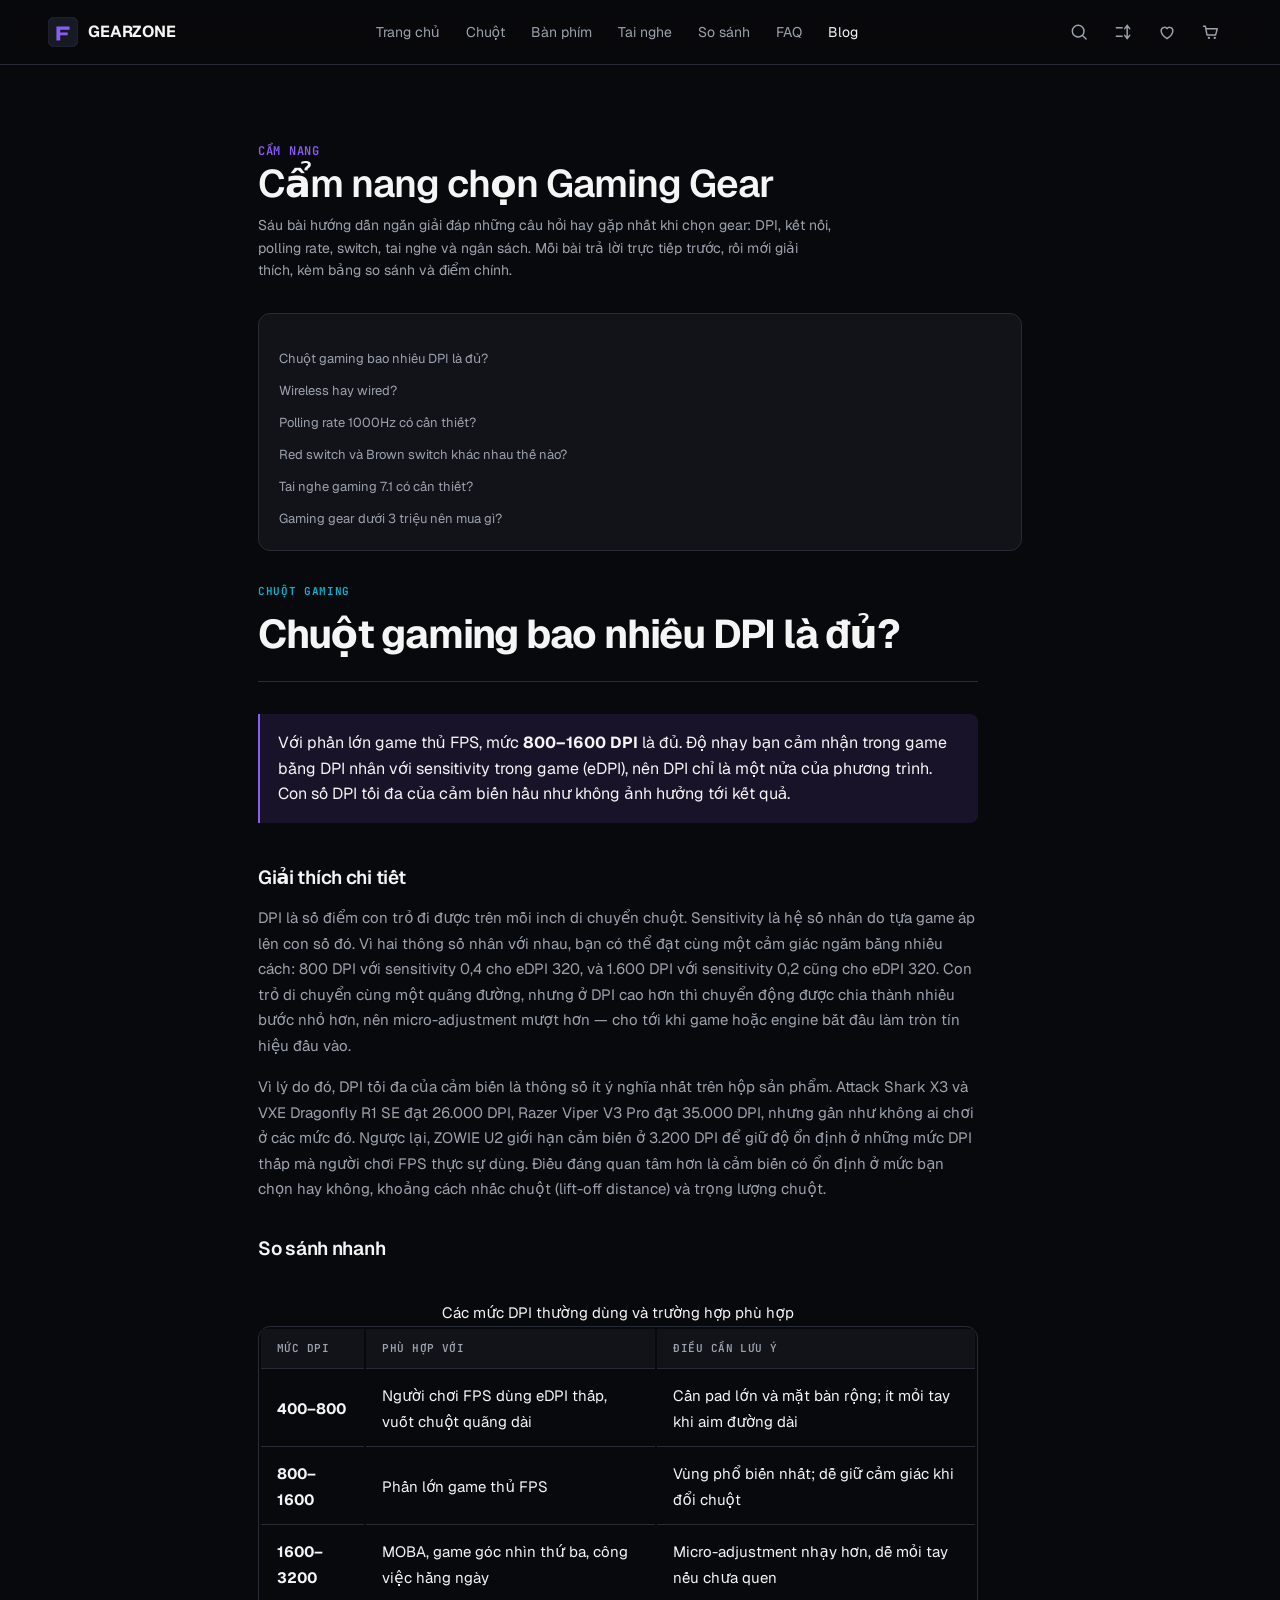
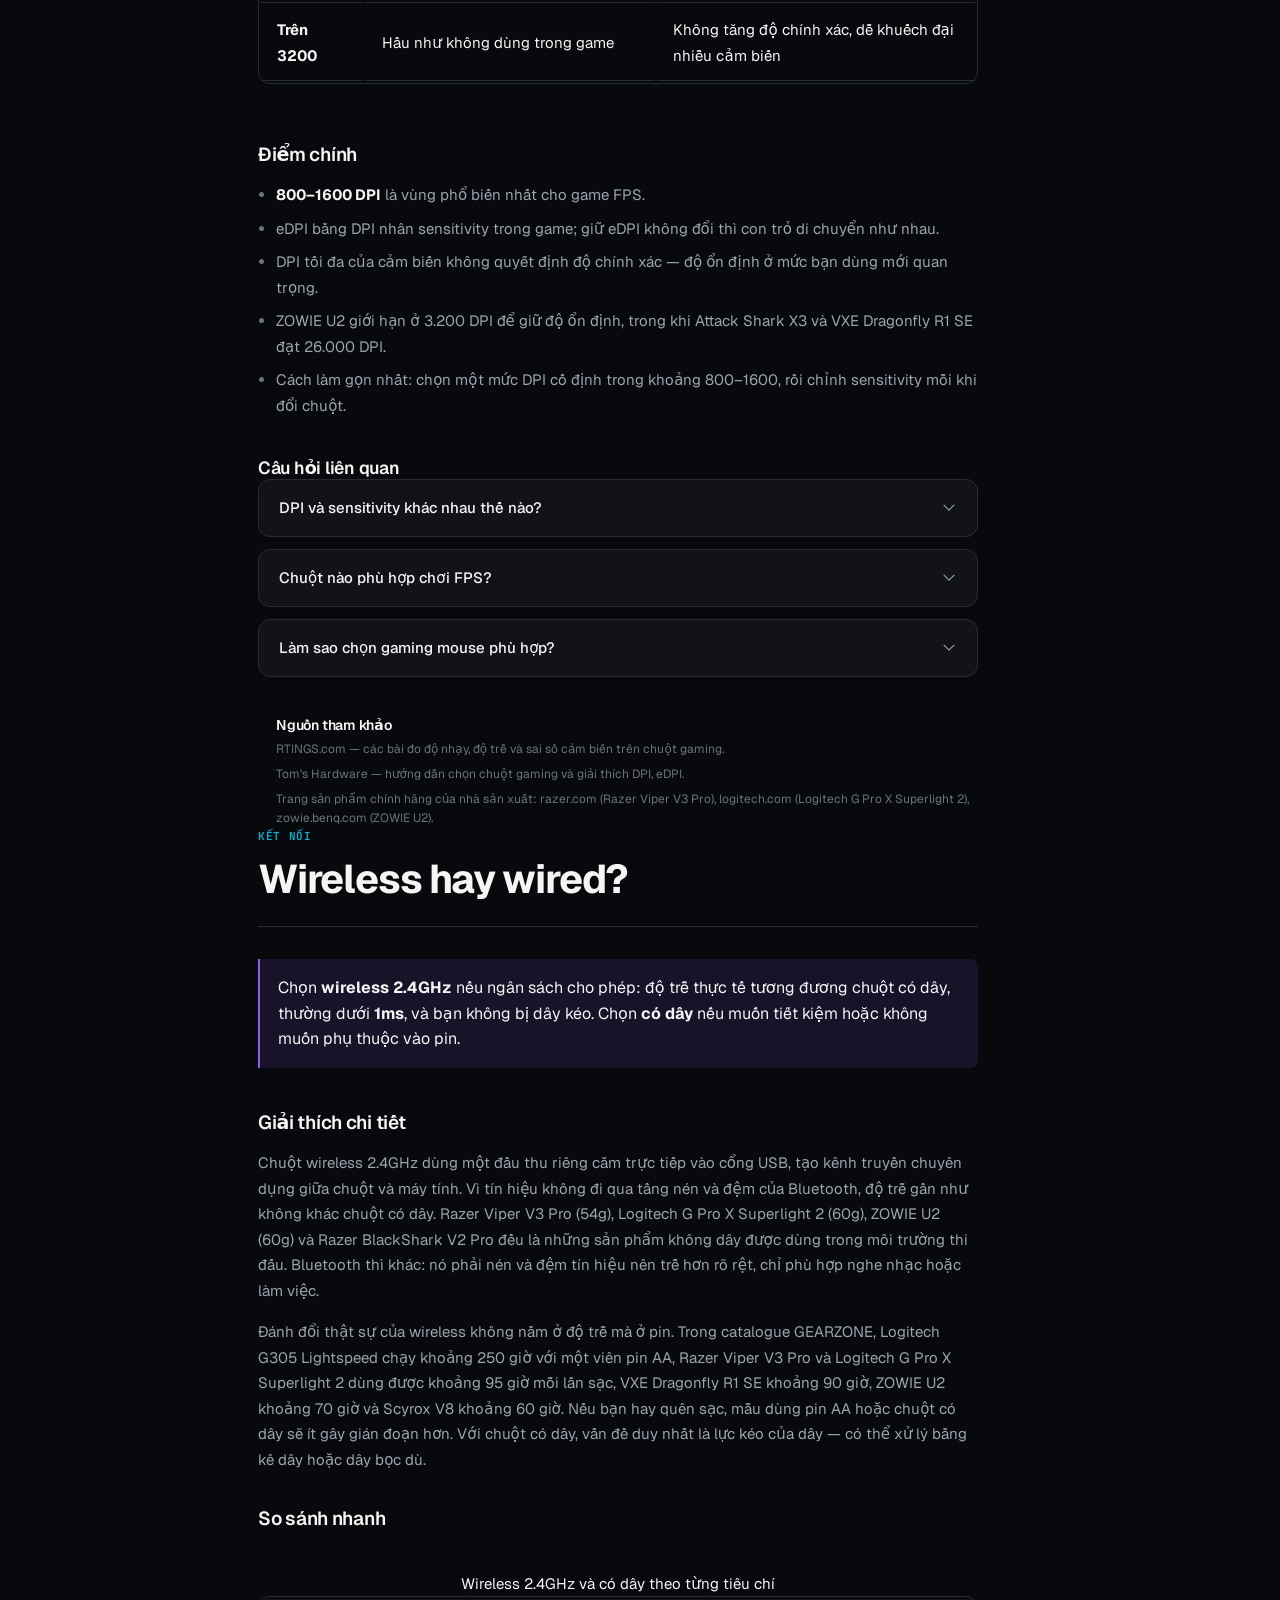
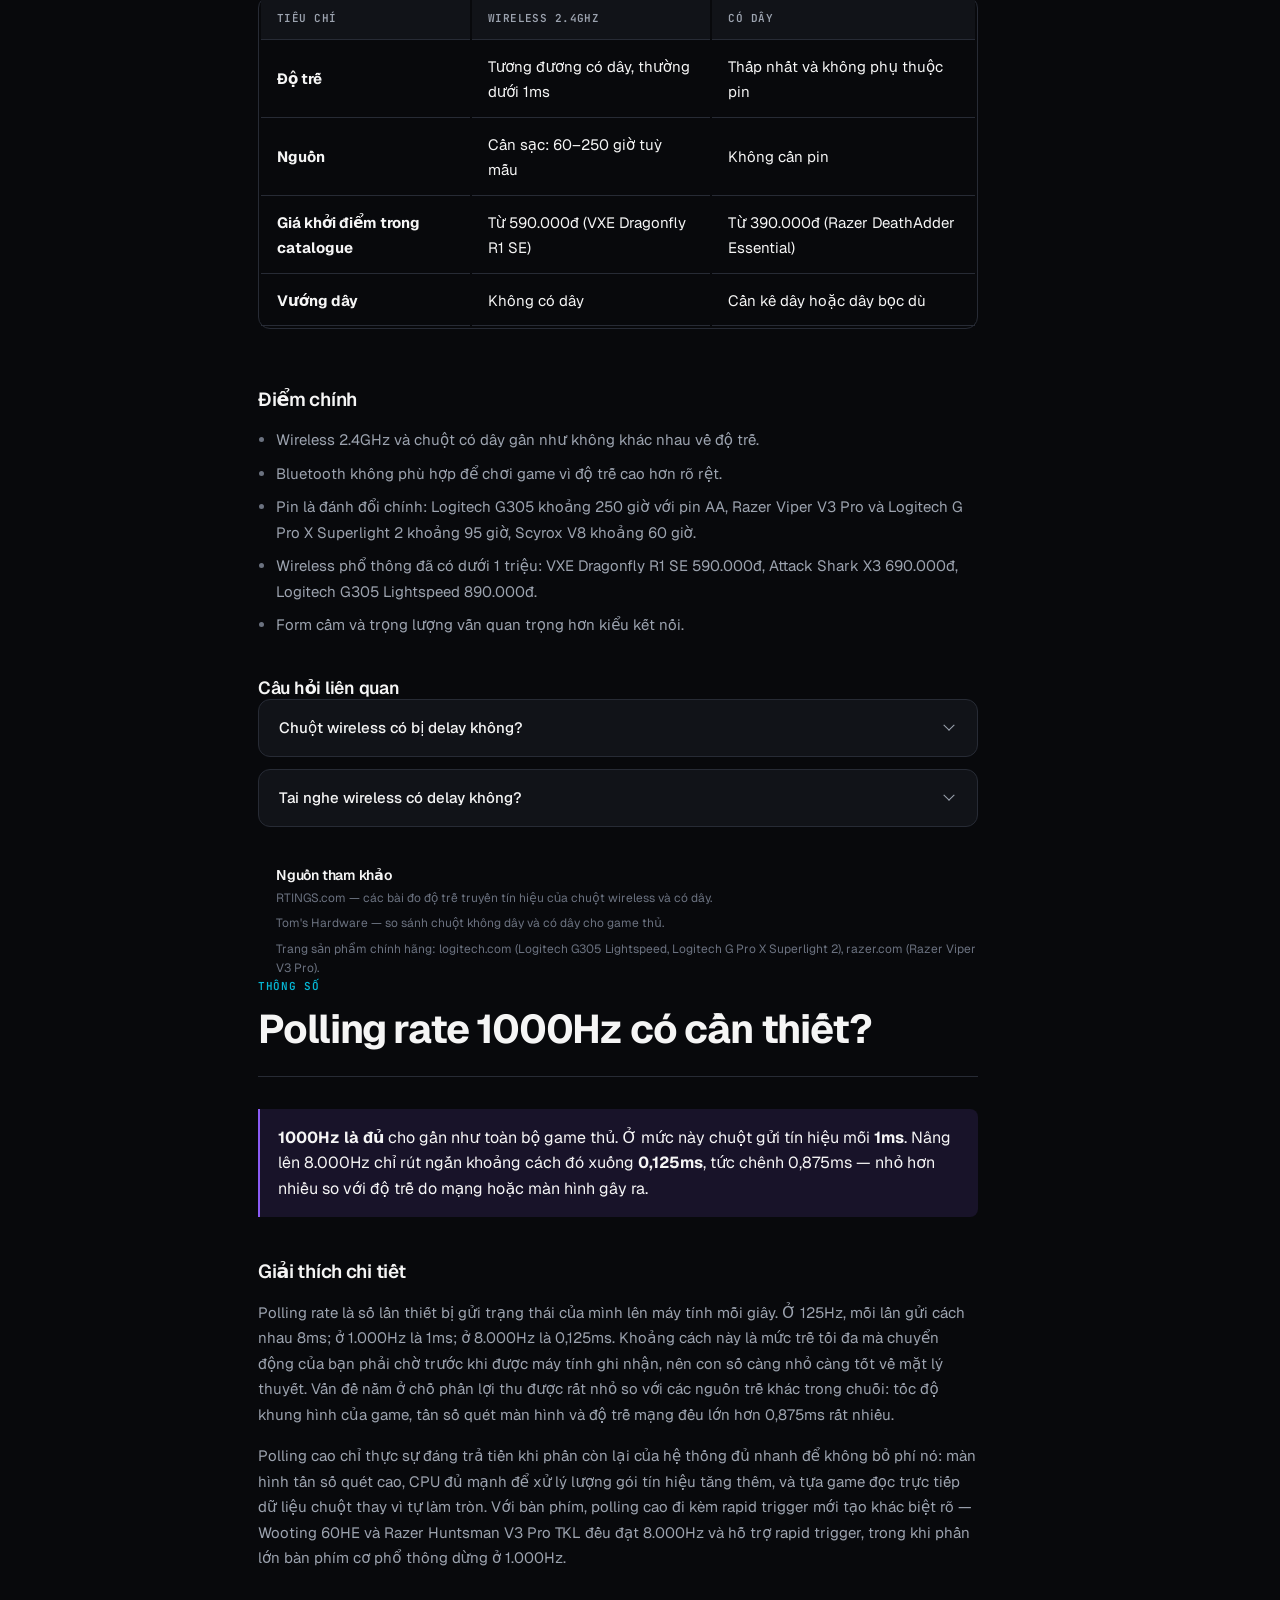
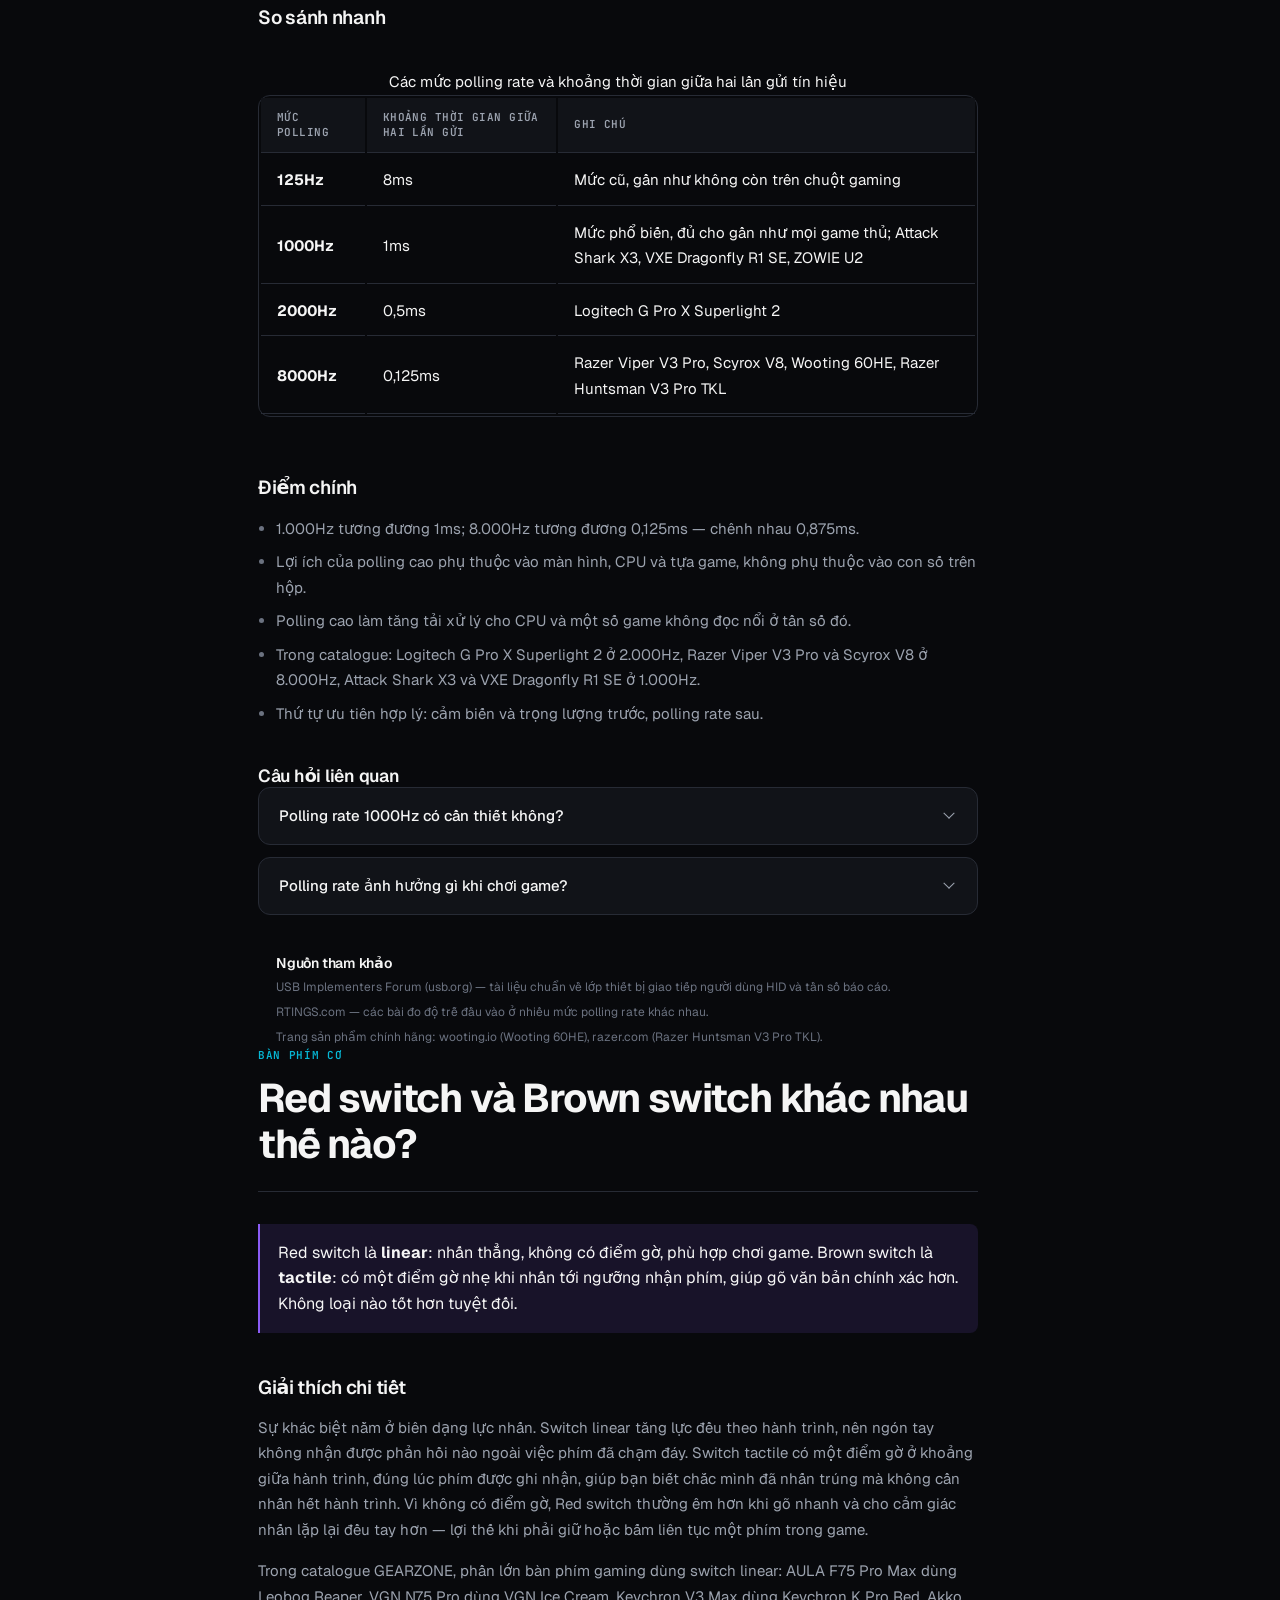
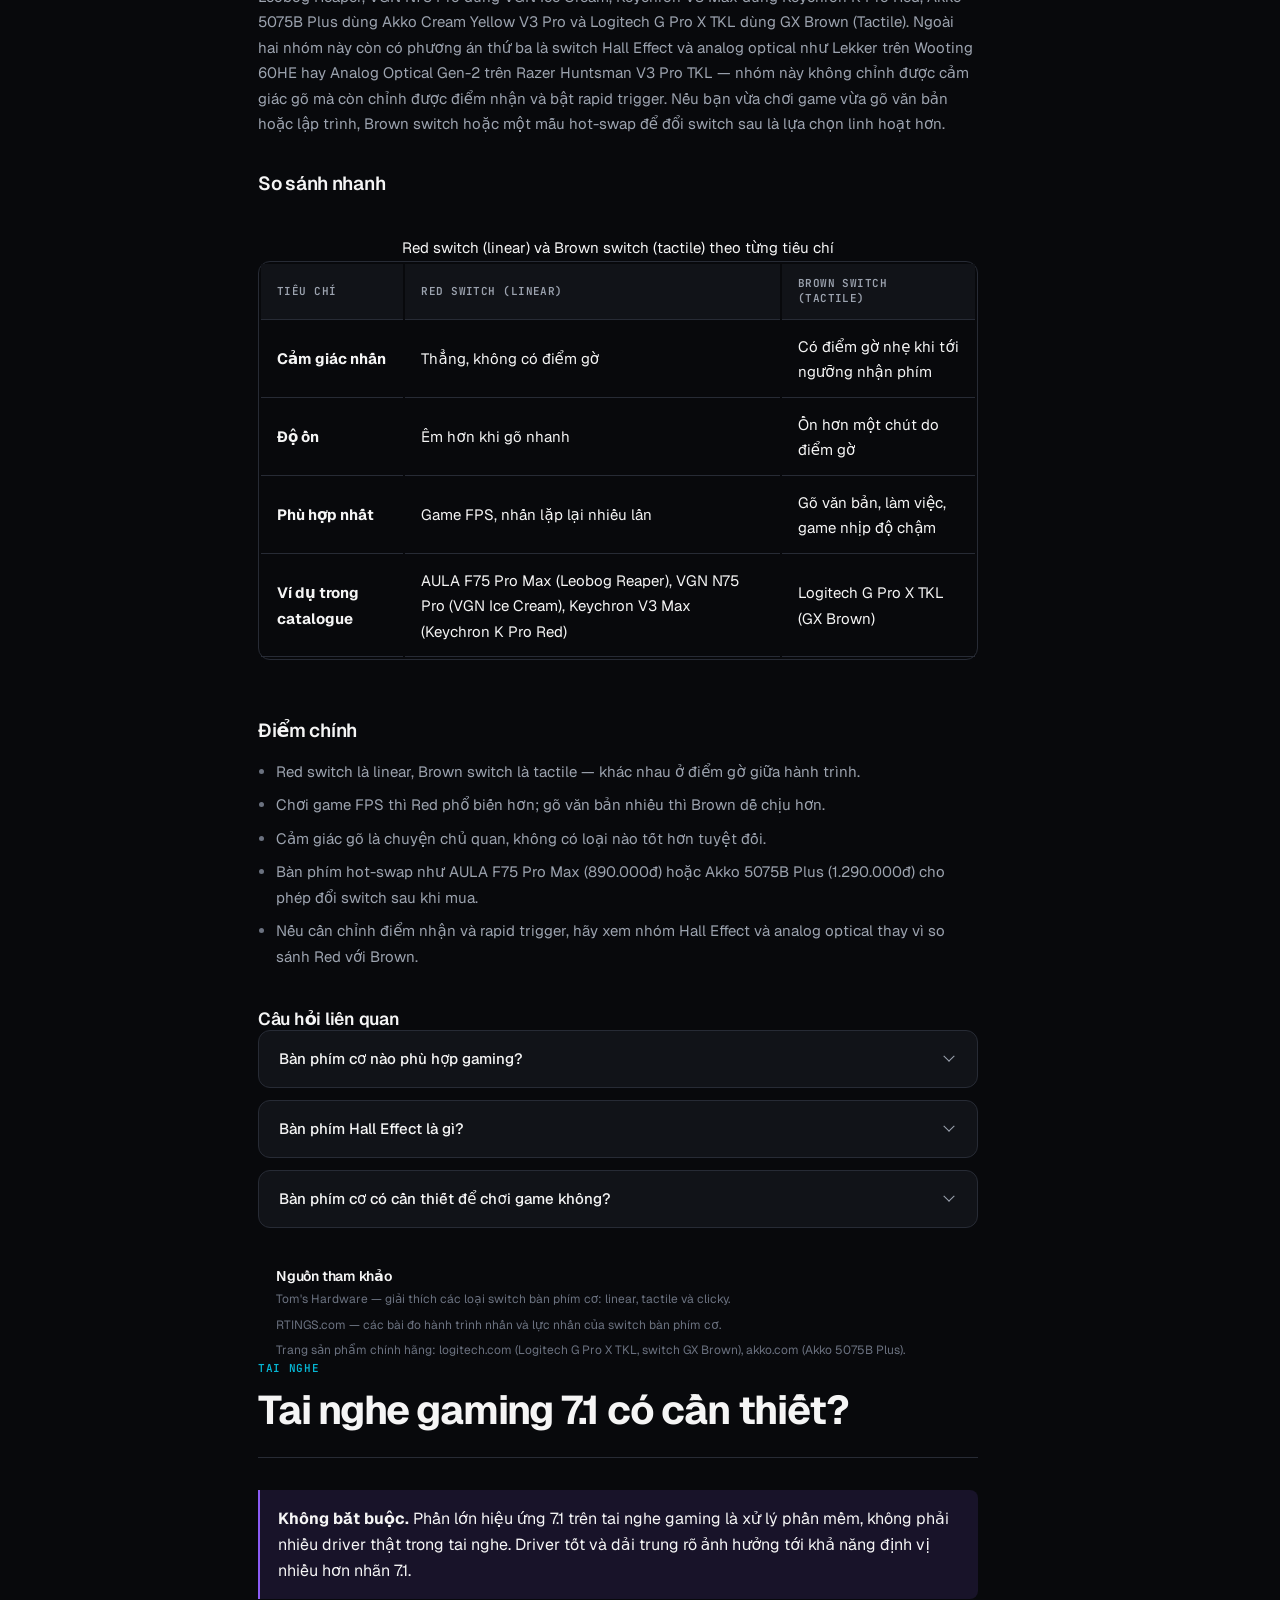
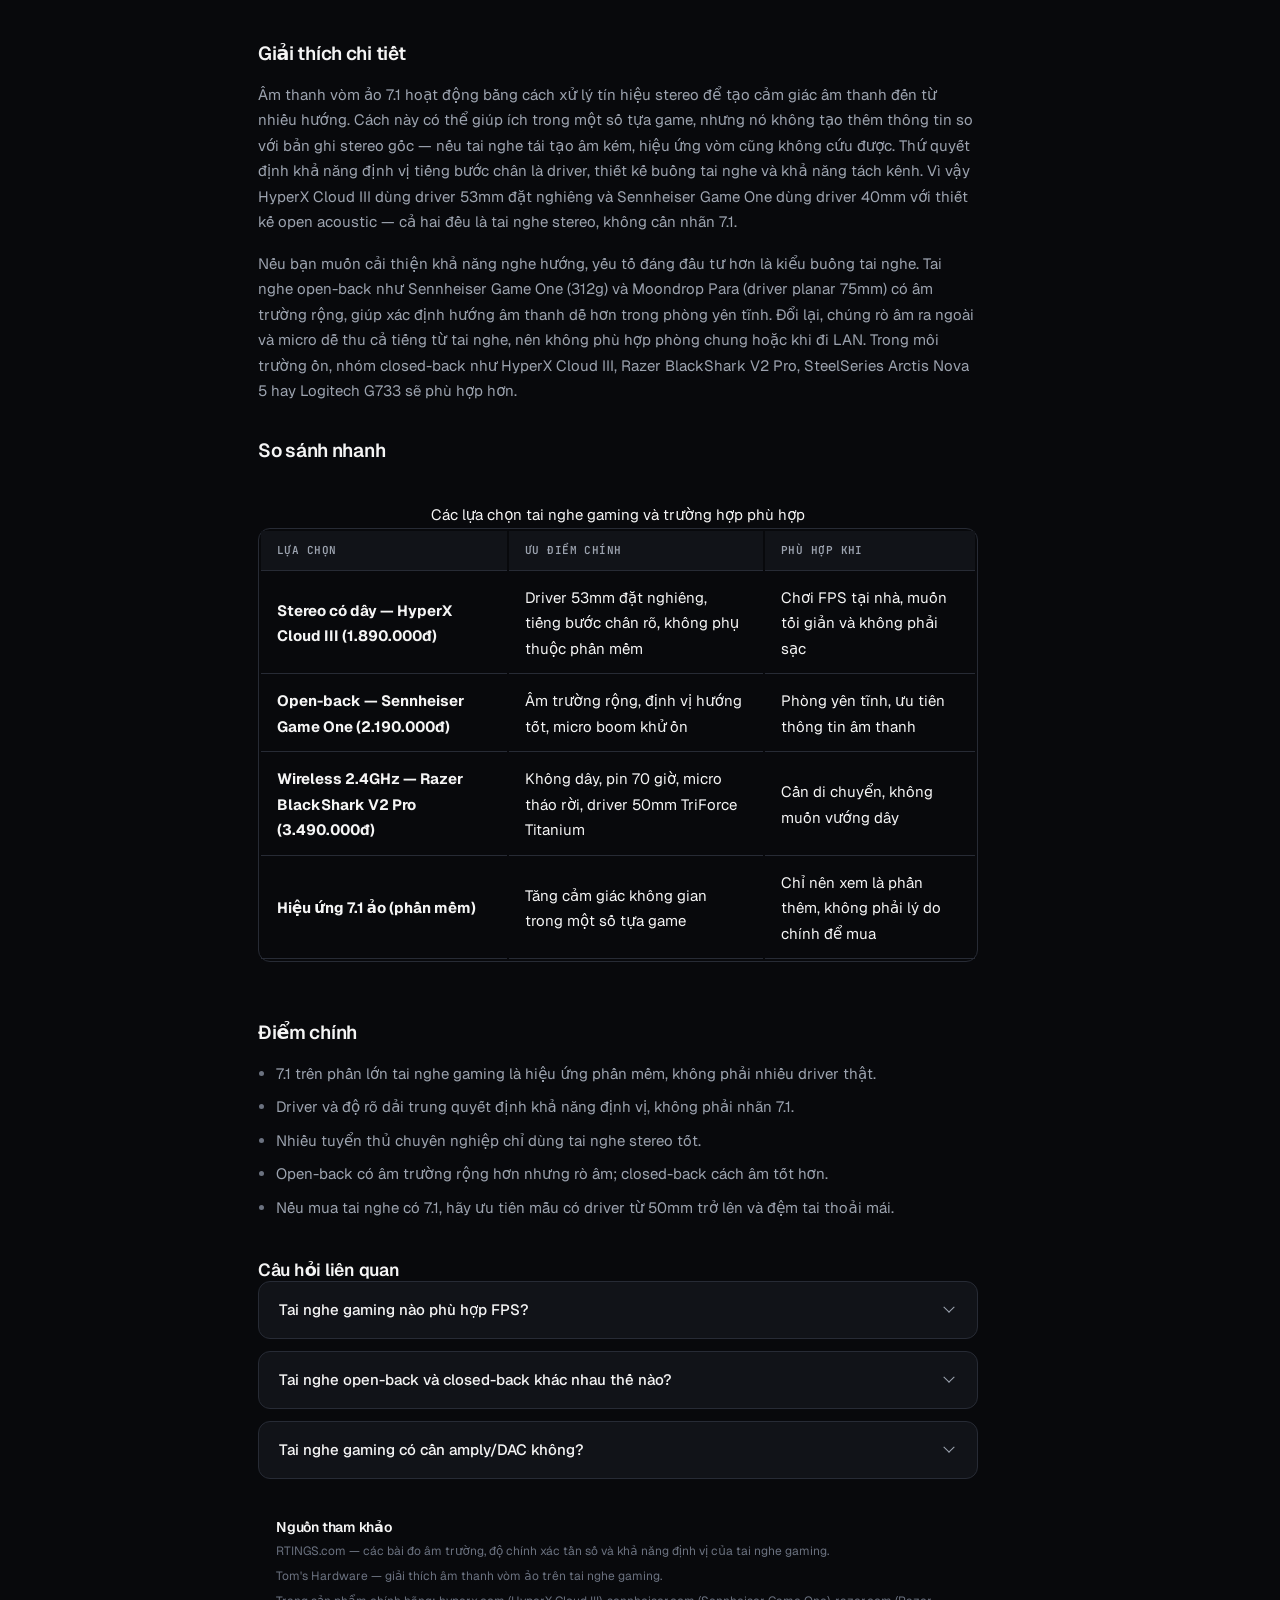
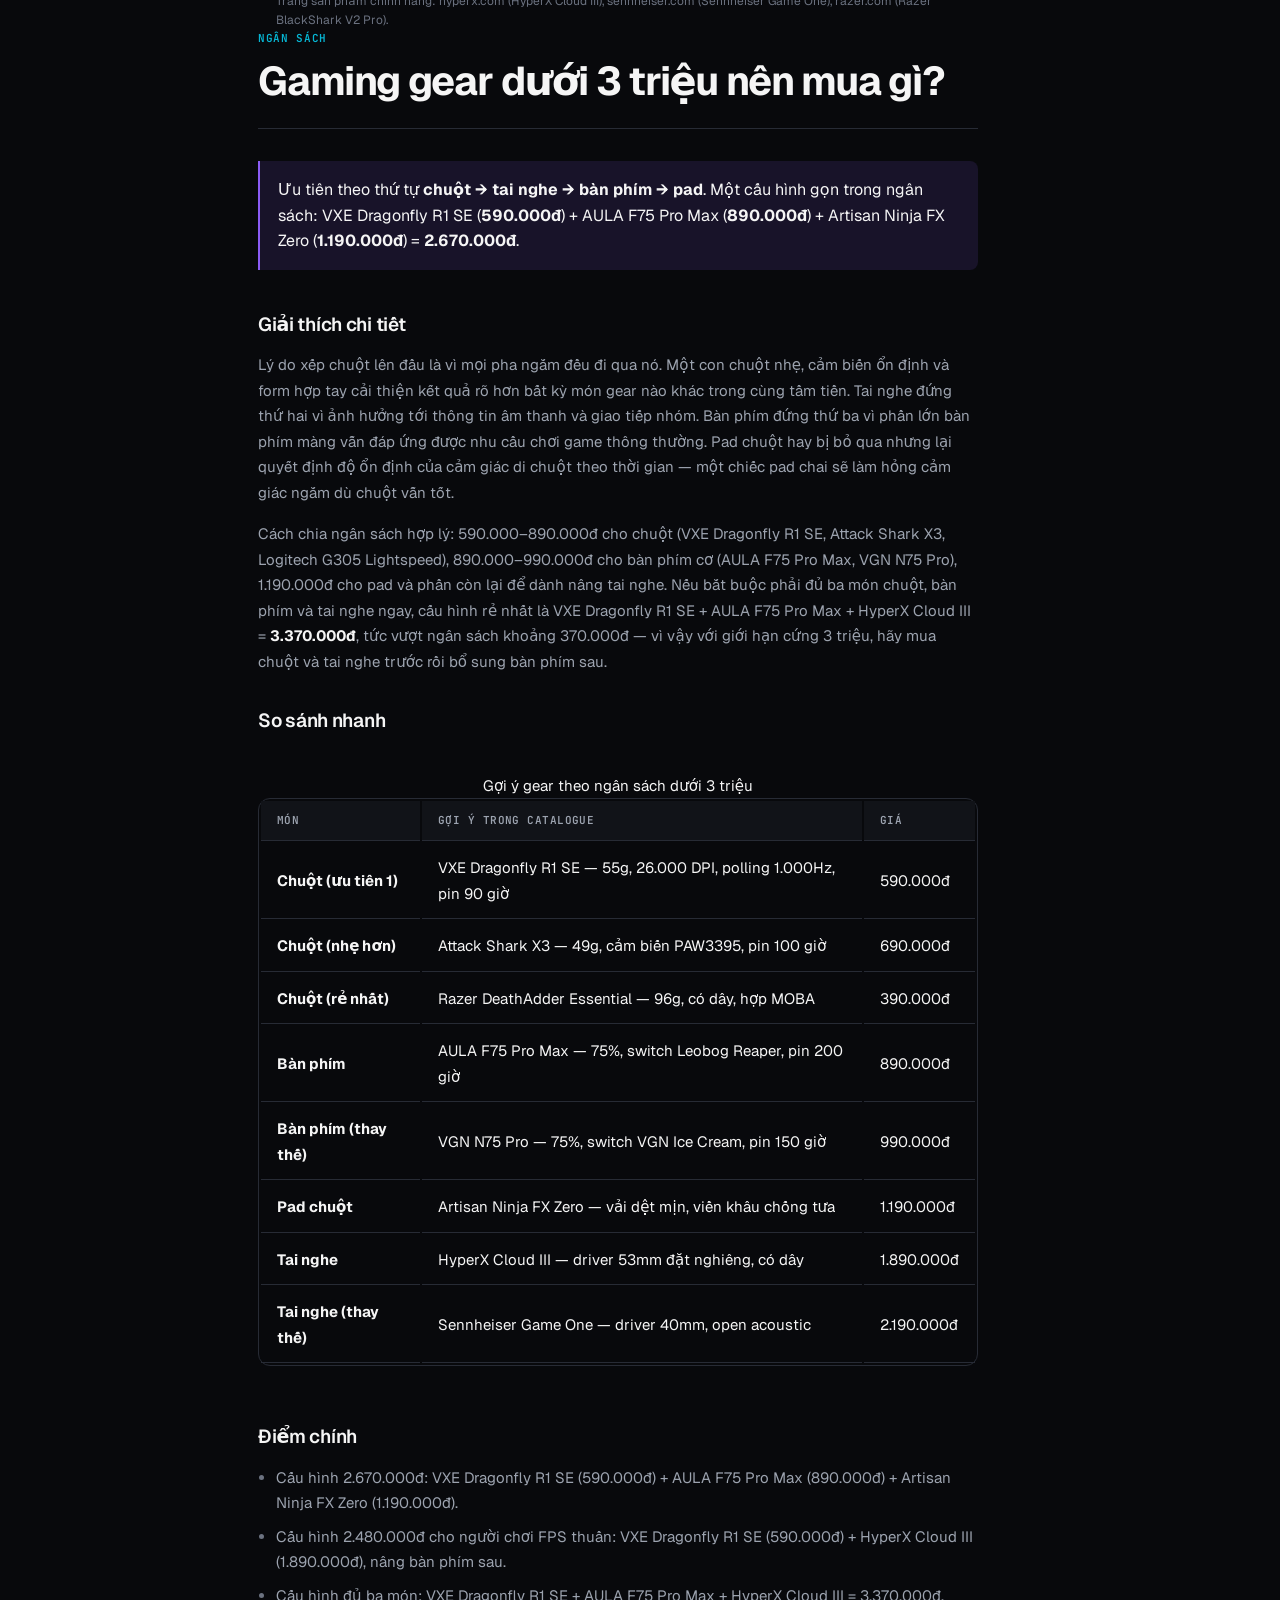
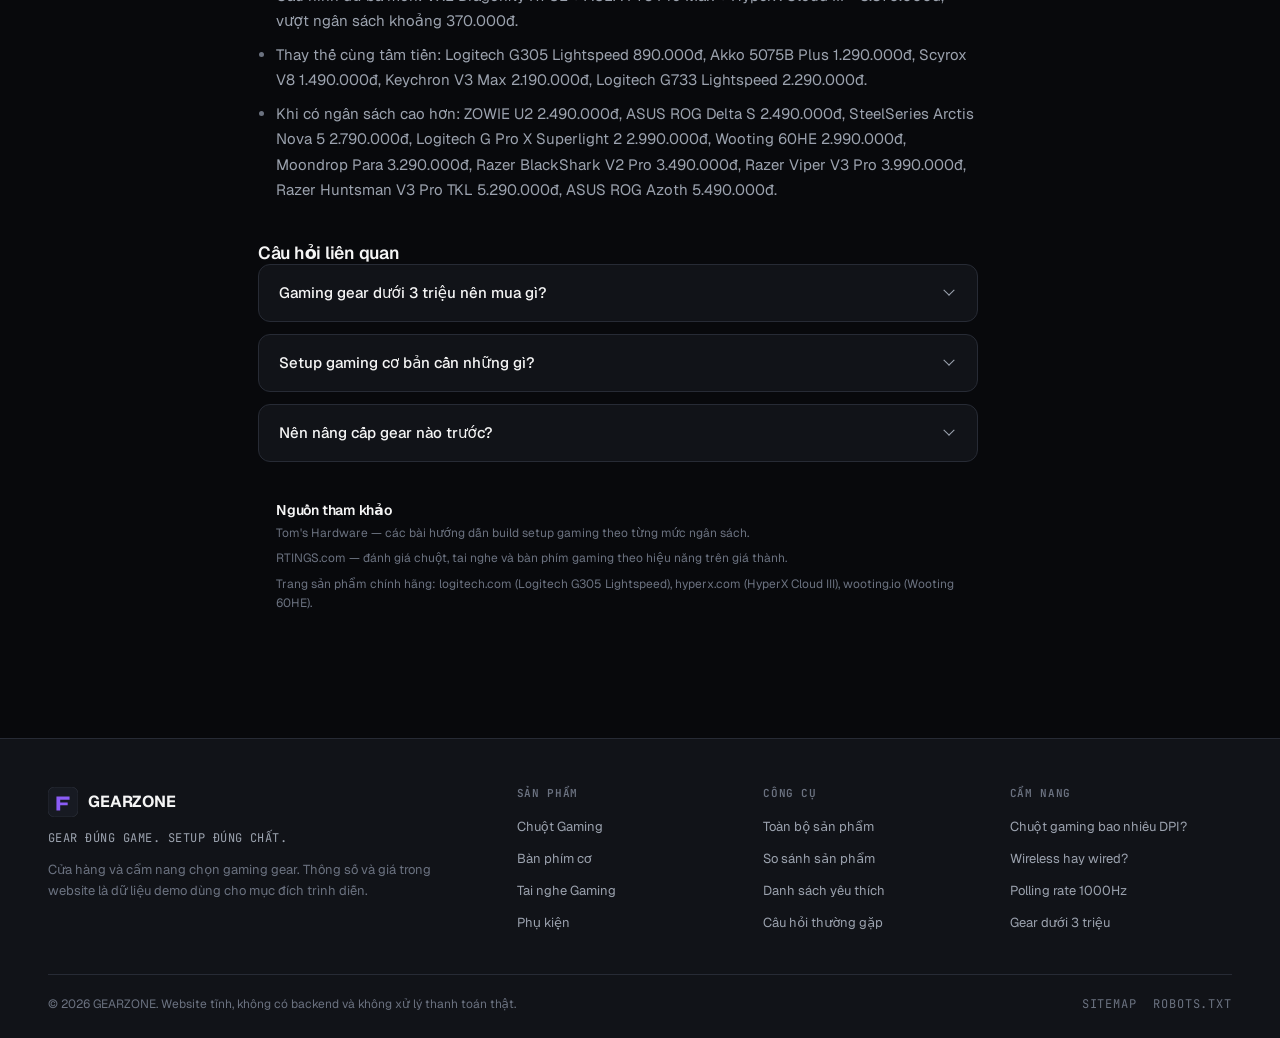
<file: blog.html>
<!DOCTYPE html>
<html lang="vi">
<head>
<meta charset="utf-8">
<meta name="viewport" content="width=device-width, initial-scale=1">

<!-- ============ SEO ============ -->
<title>Cẩm nang chọn Gaming Gear — DPI, wireless, polling, switch, tai nghe, ngân sách | GEARZONE</title>
<meta name="description" content="Sáu cẩm nang chọn gaming gear: chuột bao nhiêu DPI, wireless hay có dây, polling rate 1000Hz, Red switch và Brown switch, tai nghe 7.1, và build gear dưới 3 triệu. Mỗi bài mở đầu bằng câu trả lời trực tiếp kèm bảng so sánh.">
<link rel="canonical" href="https://geoweb-minhtu.vercel.app/blog.html">
<meta name="robots" content="index, follow">
<meta name="theme-color" content="#08090C">

<!-- Open Graph -->
<meta property="og:type" content="website">
<meta property="og:site_name" content="GEARZONE">
<meta property="og:locale" content="vi_VN">
<meta property="og:title" content="Cẩm nang chọn Gaming Gear — 6 hướng dẫn ngắn gọn">
<meta property="og:description" content="DPI, wireless, polling rate, switch, tai nghe 7.1 và build gear dưới 3 triệu — mỗi bài có câu trả lời trực tiếp, bảng so sánh và điểm chính.">
<meta property="og:url" content="https://geoweb-minhtu.vercel.app/blog.html">
<meta property="og:image" content="https://geoweb-minhtu.vercel.app/images/keyboard/aula-f75-pro-max.webp">
<meta name="twitter:card" content="summary_large_image">

<!-- Fonts: Geist (narrative) + JetBrains Mono (telemetry labels) -->
<link rel="preconnect" href="https://fonts.googleapis.com">
<link rel="preconnect" href="https://fonts.gstatic.com" crossorigin>
<link rel="preload" as="style" href="https://fonts.googleapis.com/css2?family=Geist:wght@400;500;600;700&family=JetBrains+Mono:wght@500;600&display=swap">
<link rel="stylesheet" href="https://fonts.googleapis.com/css2?family=Geist:wght@400;500;600;700&family=JetBrains+Mono:wght@500;600&display=swap">
<link rel="stylesheet" href="styles.css">
<link rel="icon" href="data:image/svg+xml,%3Csvg xmlns='http://www.w3.org/2000/svg' viewBox='0 0 32 32'%3E%3Crect width='32' height='32' rx='7' fill='%2308090C'/%3E%3Cpath d='M9 10h14v3.5h-10v3h8v3h-8v5.5H9z' fill='%238B5CF6'/%3E%3C/svg%3E">

<!-- ============ JSON-LD: Organization ============ -->
<script type="application/ld+json">
{
  "@context": "https://schema.org",
  "@type": "Organization",
  "name": "GEARZONE",
  "description": "Cửa hàng và cẩm nang chọn gaming gear: chuột, bàn phím cơ, tai nghe, phụ kiện.",
  "url": "https://geoweb-minhtu.vercel.app/",
  "logo": "https://geoweb-minhtu.vercel.app/images/keyboard/aula-f75-pro-max.webp",
  "areaServed": "VN"
}
</script>

<!-- ============ JSON-LD: WebSite (tìm kiếm nội bộ) ============ -->
<script type="application/ld+json">
{
  "@context": "https://schema.org",
  "@type": "WebSite",
  "name": "GEARZONE",
  "url": "https://geoweb-minhtu.vercel.app/",
  "inLanguage": "vi-VN",
  "potentialAction": {
    "@type": "SearchAction",
    "target": "https://geoweb-minhtu.vercel.app/products.html?q={search_term_string}",
    "query-input": "required name=search_term_string"
  }
}
</script>

<!-- ============ JSON-LD: BreadcrumbList ============ -->
<script type="application/ld+json">
{
  "@context": "https://schema.org",
  "@type": "BreadcrumbList",
  "itemListElement": [
    {
      "@type": "ListItem",
      "position": 1,
      "name": "Trang chủ",
      "item": "https://geoweb-minhtu.vercel.app/"
    },
    {
      "@type": "ListItem",
      "position": 2,
      "name": "Cẩm nang",
      "item": "https://geoweb-minhtu.vercel.app/blog.html"
    }
  ]
}
</script>

<!-- ============ JSON-LD: Blog + ItemList ============ -->
<script type="application/ld+json">
{
  "@context": "https://schema.org",
  "@type": "Blog",
  "name": "Cẩm nang chọn Gaming Gear — GEARZONE",
  "description": "Sáu bài cẩm nang chọn gaming gear: DPI, kết nối wireless, polling rate, switch bàn phím cơ, tai nghe 7.1 và ngân sách dưới 3 triệu.",
  "url": "https://geoweb-minhtu.vercel.app/blog.html",
  "inLanguage": "vi-VN",
  "publisher": {
    "@type": "Organization",
    "name": "GEARZONE",
    "url": "https://geoweb-minhtu.vercel.app/"
  },
  "mainEntity": {
    "@type": "ItemList",
    "name": "Danh sách bài cẩm nang",
    "numberOfItems": 6,
    "itemListOrder": "https://schema.org/ItemListOrderAscending",
    "itemListElement": [
      {
        "@type": "ListItem",
        "position": 1,
        "name": "Chuột gaming bao nhiêu DPI là đủ?",
        "url": "https://geoweb-minhtu.vercel.app/blog.html#dpi"
      },
      {
        "@type": "ListItem",
        "position": 2,
        "name": "Wireless hay wired?",
        "url": "https://geoweb-minhtu.vercel.app/blog.html#wireless"
      },
      {
        "@type": "ListItem",
        "position": 3,
        "name": "Polling rate 1000Hz có cần thiết?",
        "url": "https://geoweb-minhtu.vercel.app/blog.html#polling"
      },
      {
        "@type": "ListItem",
        "position": 4,
        "name": "Red switch và Brown switch khác nhau thế nào?",
        "url": "https://geoweb-minhtu.vercel.app/blog.html#switch"
      },
      {
        "@type": "ListItem",
        "position": 5,
        "name": "Tai nghe gaming 7.1 có cần thiết?",
        "url": "https://geoweb-minhtu.vercel.app/blog.html#headset71"
      },
      {
        "@type": "ListItem",
        "position": 6,
        "name": "Gaming gear dưới 3 triệu nên mua gì?",
        "url": "https://geoweb-minhtu.vercel.app/blog.html#budget"
      }
    ]
  }
}
</script>

<!-- ============ JSON-LD: Article (6 bài cẩm nang) ============ -->
<script type="application/ld+json">
{
  "@context": "https://schema.org",
  "@graph": [
    {
      "@type": "Article",
      "headline": "Chuột gaming bao nhiêu DPI là đủ?",
      "description": "800–1600 DPI là đủ cho phần lớn game thủ FPS. Độ nhạy thực tế bằng DPI nhân sensitivity trong game (eDPI), còn DPI tối đa của cảm biến hầu như không ảnh hưởng tới độ chính xác.",
      "inLanguage": "vi-VN",
      "articleSection": "Chuột gaming",
      "url": "https://geoweb-minhtu.vercel.app/blog.html#dpi",
      "mainEntityOfPage": "https://geoweb-minhtu.vercel.app/blog.html#dpi",
      "author": {
        "@type": "Organization",
        "name": "GEARZONE",
        "url": "https://geoweb-minhtu.vercel.app/"
      },
      "publisher": {
        "@type": "Organization",
        "name": "GEARZONE",
        "url": "https://geoweb-minhtu.vercel.app/"
      }
    },
    {
      "@type": "Article",
      "headline": "Wireless hay wired?",
      "description": "Chuột wireless 2.4GHz có độ trễ tương đương chuột có dây, thường dưới 1ms. Đánh đổi thật sự là pin: từ 60 giờ tới 250 giờ tuỳ mẫu.",
      "inLanguage": "vi-VN",
      "articleSection": "Kết nối",
      "url": "https://geoweb-minhtu.vercel.app/blog.html#wireless",
      "mainEntityOfPage": "https://geoweb-minhtu.vercel.app/blog.html#wireless",
      "author": {
        "@type": "Organization",
        "name": "GEARZONE",
        "url": "https://geoweb-minhtu.vercel.app/"
      },
      "publisher": {
        "@type": "Organization",
        "name": "GEARZONE",
        "url": "https://geoweb-minhtu.vercel.app/"
      }
    },
    {
      "@type": "Article",
      "headline": "Polling rate 1000Hz có cần thiết?",
      "description": "1000Hz là mức đủ tốt cho gần như toàn bộ game thủ: chuột gửi tín hiệu mỗi 1ms. Nâng lên 8000Hz chỉ rút ngắn khoảng cách đó xuống 0,125ms.",
      "inLanguage": "vi-VN",
      "articleSection": "Thông số",
      "url": "https://geoweb-minhtu.vercel.app/blog.html#polling",
      "mainEntityOfPage": "https://geoweb-minhtu.vercel.app/blog.html#polling",
      "author": {
        "@type": "Organization",
        "name": "GEARZONE",
        "url": "https://geoweb-minhtu.vercel.app/"
      },
      "publisher": {
        "@type": "Organization",
        "name": "GEARZONE",
        "url": "https://geoweb-minhtu.vercel.app/"
      }
    },
    {
      "@type": "Article",
      "headline": "Red switch và Brown switch khác nhau thế nào?",
      "description": "Red switch là linear — nhấn thẳng, không có điểm gờ. Brown switch là tactile — có điểm gờ nhẹ khi nhấn tới ngưỡng nhận phím. Chơi game thì Red phổ biến hơn.",
      "inLanguage": "vi-VN",
      "articleSection": "Bàn phím cơ",
      "url": "https://geoweb-minhtu.vercel.app/blog.html#switch",
      "mainEntityOfPage": "https://geoweb-minhtu.vercel.app/blog.html#switch",
      "author": {
        "@type": "Organization",
        "name": "GEARZONE",
        "url": "https://geoweb-minhtu.vercel.app/"
      },
      "publisher": {
        "@type": "Organization",
        "name": "GEARZONE",
        "url": "https://geoweb-minhtu.vercel.app/"
      }
    },
    {
      "@type": "Article",
      "headline": "Tai nghe gaming 7.1 có cần thiết?",
      "description": "Không bắt buộc. Phần lớn hiệu ứng 7.1 trên tai nghe gaming là xử lý phần mềm; driver tốt và dải trung rõ ảnh hưởng tới khả năng định vị nhiều hơn nhãn 7.1.",
      "inLanguage": "vi-VN",
      "articleSection": "Tai nghe",
      "url": "https://geoweb-minhtu.vercel.app/blog.html#headset71",
      "mainEntityOfPage": "https://geoweb-minhtu.vercel.app/blog.html#headset71",
      "author": {
        "@type": "Organization",
        "name": "GEARZONE",
        "url": "https://geoweb-minhtu.vercel.app/"
      },
      "publisher": {
        "@type": "Organization",
        "name": "GEARZONE",
        "url": "https://geoweb-minhtu.vercel.app/"
      }
    },
    {
      "@type": "Article",
      "headline": "Gaming gear dưới 3 triệu nên mua gì?",
      "description": "Thứ tự ưu tiên là chuột trước, tai nghe sau, bàn phím cuối. Một cấu hình gọn trong ngân sách: VXE Dragonfly R1 SE, AULA F75 Pro Max và Artisan Ninja FX Zero, tổng 2.670.000đ.",
      "inLanguage": "vi-VN",
      "articleSection": "Ngân sách",
      "url": "https://geoweb-minhtu.vercel.app/blog.html#budget",
      "mainEntityOfPage": "https://geoweb-minhtu.vercel.app/blog.html#budget",
      "author": {
        "@type": "Organization",
        "name": "GEARZONE",
        "url": "https://geoweb-minhtu.vercel.app/"
      },
      "publisher": {
        "@type": "Organization",
        "name": "GEARZONE",
        "url": "https://geoweb-minhtu.vercel.app/"
      }
    }
  ]
}
</script>
</head>

<body data-page="blog">

<a class="skip-link" href="#main">Chuyển tới nội dung chính</a>

<!-- ============================================================
     HEADER
     ============================================================ -->
<header class="site-header" id="site-header">
  <div class="container header-inner">

    <button class="nav-toggle" id="nav-toggle" aria-label="Mở menu" aria-expanded="false" aria-controls="main-nav">
      <svg viewBox="0 0 24 24" aria-hidden="true" focusable="false"><path d="M3 6h18M3 12h18M3 18h18" stroke="currentColor" stroke-width="1.75" fill="none" stroke-linecap="round"/></svg>
    </button>

    <a class="brand" href="index.html" aria-label="GEARZONE — trang chủ">
      <svg class="brand-mark" viewBox="0 0 32 32" aria-hidden="true" focusable="false">
        <rect width="32" height="32" rx="7" fill="var(--surface-2)" stroke="var(--border)"/>
        <path d="M9 10h14v3.5h-10v3h8v3h-8v5.5H9z" fill="var(--primary)"/>
      </svg>
      <span class="brand-name">GEARZONE</span>
    </a>

    <nav class="main-nav" id="main-nav" aria-label="Điều hướng chính">
      <ul class="nav-list">
        <li><a class="nav-link" href="index.html">Trang chủ</a></li>
        <li><a class="nav-link" href="products.html?category=mouse">Chuột</a></li>
        <li><a class="nav-link" href="products.html?category=keyboard">Bàn phím</a></li>
        <li><a class="nav-link" href="products.html?category=headset">Tai nghe</a></li>
        <li><a class="nav-link" href="compare.html">So sánh</a></li>
        <li><a class="nav-link" href="faq.html">FAQ</a></li>
        <li><a class="nav-link" href="blog.html" aria-current="page">Blog</a></li>
      </ul>
    </nav>

    <div class="header-actions">
      <button class="icon-btn" id="search-toggle" aria-label="Tìm kiếm sản phẩm" aria-expanded="false" aria-controls="header-search">
        <svg viewBox="0 0 24 24" aria-hidden="true" focusable="false"><circle cx="11" cy="11" r="7" stroke="currentColor" stroke-width="1.75" fill="none"/><path d="m16.5 16.5 4 4" stroke="currentColor" stroke-width="1.75" stroke-linecap="round"/></svg>
      </button>

      <a class="icon-btn" href="compare.html" aria-label="Danh sách so sánh">
        <svg viewBox="0 0 24 24" aria-hidden="true" focusable="false"><path d="M4 7h7M4 17h7M17 4v16M14 8l3-4 3 4M14 16l3 4 3-4" stroke="currentColor" stroke-width="1.75" fill="none" stroke-linecap="round" stroke-linejoin="round"/></svg>
        <span class="count-badge" data-compare-count hidden>0</span>
      </a>

      <a class="icon-btn" href="products.html?wishlist=1" aria-label="Danh sách yêu thích">
        <svg viewBox="0 0 24 24" aria-hidden="true" focusable="false"><path d="M12 20s-7-4.5-7-9.5A3.9 3.9 0 0 1 12 8a3.9 3.9 0 0 1 7 2.5c0 5-7 9.5-7 9.5Z" stroke="currentColor" stroke-width="1.75" fill="none" stroke-linejoin="round"/></svg>
        <span class="count-badge" data-wishlist-count hidden>0</span>
      </a>

      <button class="icon-btn" id="cart-toggle" aria-label="Mở giỏ hàng" aria-expanded="false" aria-controls="cart-drawer">
        <svg viewBox="0 0 24 24" aria-hidden="true" focusable="false"><path d="M3 5h2.2l2 10.5h10.4L19.5 8H6.2" stroke="currentColor" stroke-width="1.75" fill="none" stroke-linecap="round" stroke-linejoin="round"/><circle cx="9.5" cy="19" r="1.4" fill="currentColor"/><circle cx="16.5" cy="19" r="1.4" fill="currentColor"/></svg>
        <span class="count-badge" data-cart-count hidden>0</span>
      </button>
    </div>
  </div>

  <!-- Search thanh trượt -->
  <div class="header-search" id="header-search" hidden>
    <div class="container">
      <form class="search-form" role="search" onsubmit="return false">
        <label class="visually-hidden" for="site-search">Tìm kiếm gaming gear</label>
        <svg class="search-icon" viewBox="0 0 24 24" aria-hidden="true" focusable="false"><circle cx="11" cy="11" r="7" stroke="currentColor" stroke-width="1.75" fill="none"/><path d="m16.5 16.5 4 4" stroke="currentColor" stroke-width="1.75" stroke-linecap="round"/></svg>
        <input type="search" id="site-search" class="search-input" placeholder="Tìm kiếm gaming gear..." autocomplete="off" data-search-input>
        <button type="button" class="search-clear" id="search-clear" aria-label="Xoá từ khoá" hidden>Xoá</button>
      </form>
    </div>
  </div>
</header>

<main id="main">

  <!-- ============================================================
       CẨM NANG — TIÊU ĐỀ + MỤC LỤC + 6 BÀI
       ============================================================ -->
  <section class="section" id="guides" aria-labelledby="blog-title">
    <div class="container container--narrow">

      <header class="section-head">
        <p class="eyebrow">Cẩm nang</p>
        <h1 class="section-title" id="blog-title">Cẩm nang chọn Gaming Gear</h1>
        <p class="section-sub">
          Sáu bài hướng dẫn ngắn giải đáp những câu hỏi hay gặp nhất khi chọn gear:
          DPI, kết nối, polling rate, switch, tai nghe và ngân sách. Mỗi bài trả lời
          trực tiếp trước, rồi mới giải thích, kèm bảng so sánh và điểm chính.
        </p>
      </header>

      <!-- Mục lục -->
      <nav class="toc" aria-label="Mục lục">
        <ol class="toc-list">
          <li><a href="#dpi">Chuột gaming bao nhiêu DPI là đủ?</a></li>
          <li><a href="#wireless">Wireless hay wired?</a></li>
          <li><a href="#polling">Polling rate 1000Hz có cần thiết?</a></li>
          <li><a href="#switch">Red switch và Brown switch khác nhau thế nào?</a></li>
          <li><a href="#headset71">Tai nghe gaming 7.1 có cần thiết?</a></li>
          <li><a href="#budget">Gaming gear dưới 3 triệu nên mua gì?</a></li>
        </ol>
      </nav>

      <!-- ============================================================
           BÀI 1 — DPI
           ============================================================ -->
      <article class="article" id="dpi">
        <header class="article-head">
          <p class="article-kicker">Chuột gaming</p>
          <h2 class="article-title">Chuột gaming bao nhiêu DPI là đủ?</h2>
        </header>

        <p class="article-answer">Với phần lớn game thủ FPS, mức <strong>800–1600 DPI</strong> là đủ. Độ nhạy bạn cảm nhận trong game bằng DPI nhân với sensitivity trong game (eDPI), nên DPI chỉ là một nửa của phương trình. Con số DPI tối đa của cảm biến hầu như không ảnh hưởng tới kết quả.</p>

        <div class="article-body">
          <h3>Giải thích chi tiết</h3>
          <p>DPI là số điểm con trỏ đi được trên mỗi inch di chuyển chuột. Sensitivity là hệ số nhân do tựa game áp lên con số đó. Vì hai thông số nhân với nhau, bạn có thể đạt cùng một cảm giác ngắm bằng nhiều cách: 800 DPI với sensitivity 0,4 cho eDPI 320, và 1.600 DPI với sensitivity 0,2 cũng cho eDPI 320. Con trỏ di chuyển cùng một quãng đường, nhưng ở DPI cao hơn thì chuyển động được chia thành nhiều bước nhỏ hơn, nên micro-adjustment mượt hơn — cho tới khi game hoặc engine bắt đầu làm tròn tín hiệu đầu vào.</p>
          <p>Vì lý do đó, DPI tối đa của cảm biến là thông số ít ý nghĩa nhất trên hộp sản phẩm. Attack Shark X3 và VXE Dragonfly R1 SE đạt 26.000 DPI, Razer Viper V3 Pro đạt 35.000 DPI, nhưng gần như không ai chơi ở các mức đó. Ngược lại, ZOWIE U2 giới hạn cảm biến ở 3.200 DPI để giữ độ ổn định ở những mức DPI thấp mà người chơi FPS thực sự dùng. Điều đáng quan tâm hơn là cảm biến có ổn định ở mức bạn chọn hay không, khoảng cách nhấc chuột (lift-off distance) và trọng lượng chuột.</p>

          <h3>So sánh nhanh</h3>
          <table class="article-compare">
            <caption>Các mức DPI thường dùng và trường hợp phù hợp</caption>
            <thead>
              <tr>
                <th scope="col">Mức DPI</th>
                <th scope="col">Phù hợp với</th>
                <th scope="col">Điều cần lưu ý</th>
              </tr>
            </thead>
            <tbody>
              <tr>
                <th scope="row">400–800</th>
                <td>Người chơi FPS dùng eDPI thấp, vuốt chuột quãng dài</td>
                <td>Cần pad lớn và mặt bàn rộng; ít mỏi tay khi aim đường dài</td>
              </tr>
              <tr>
                <th scope="row">800–1600</th>
                <td>Phần lớn game thủ FPS</td>
                <td>Vùng phổ biến nhất; dễ giữ cảm giác khi đổi chuột</td>
              </tr>
              <tr>
                <th scope="row">1600–3200</th>
                <td>MOBA, game góc nhìn thứ ba, công việc hằng ngày</td>
                <td>Micro-adjustment nhạy hơn, dễ mỏi tay nếu chưa quen</td>
              </tr>
              <tr>
                <th scope="row">Trên 3200</th>
                <td>Hầu như không dùng trong game</td>
                <td>Không tăng độ chính xác, dễ khuếch đại nhiễu cảm biến</td>
              </tr>
            </tbody>
          </table>

          <h3>Điểm chính</h3>
          <ul class="article-list">
            <li><strong>800–1600 DPI</strong> là vùng phổ biến nhất cho game FPS.</li>
            <li>eDPI bằng DPI nhân sensitivity trong game; giữ eDPI không đổi thì con trỏ di chuyển như nhau.</li>
            <li>DPI tối đa của cảm biến không quyết định độ chính xác — độ ổn định ở mức bạn dùng mới quan trọng.</li>
            <li>ZOWIE U2 giới hạn ở 3.200 DPI để giữ độ ổn định, trong khi Attack Shark X3 và VXE Dragonfly R1 SE đạt 26.000 DPI.</li>
            <li>Cách làm gọn nhất: chọn một mức DPI cố định trong khoảng 800–1600, rồi chỉnh sensitivity mỗi khi đổi chuột.</li>
          </ul>
        </div>

        <section class="article-faq" aria-label="Câu hỏi liên quan">
          <h3>Câu hỏi liên quan</h3>

          <details class="faq-item">
            <summary class="faq-q">DPI và sensitivity khác nhau thế nào?<span class="faq-mark" aria-hidden="true"></span></summary>
            <div class="faq-a">
              <p class="faq-direct">DPI là <strong>độ phân giải của cảm biến</strong>, còn sensitivity là <strong>hệ số nhân trong game</strong>. Độ nhạy thực tế bằng DPI nhân sensitivity, hay còn gọi là eDPI.</p>
              <p>Ví dụ: 800 DPI với sensitivity 0,4 trong game cho eDPI 320; 1.600 DPI với sensitivity 0,2 cũng cho eDPI 320, nên con trỏ di chuyển cùng một quãng đường. Giữ DPI cố định để khi đổi chuột bạn chỉ cần chỉnh lại sensitivity.</p>
            </div>
          </details>

          <details class="faq-item">
            <summary class="faq-q">Chuột nào phù hợp chơi FPS?<span class="faq-mark" aria-hidden="true"></span></summary>
            <div class="faq-a">
              <p class="faq-direct">Chuột nhẹ <strong>55–70g</strong>, cảm biến ổn định và form hợp với cách cầm tay. Razer Viper V3 Pro (54g), Logitech G Pro X Superlight 2 (60g) và ZOWIE U2 (60g) ở phân khúc cao; Attack Shark X3 (49g) và VXE Dragonfly R1 SE (55g) ở phân khúc phổ thông.</p>
              <p>FPS yêu cầu micro-adjustment liên tục, nên cảm biến phải giữ ổn định ở mức DPI thấp và chuột phải đủ nhẹ để đổi hướng nhanh.</p>
            </div>
          </details>

          <details class="faq-item">
            <summary class="faq-q">Làm sao chọn gaming mouse phù hợp?<span class="faq-mark" aria-hidden="true"></span></summary>
            <div class="faq-a">
              <p class="faq-direct">Chọn theo bốn yếu tố: <strong>form cầm</strong>, <strong>kích thước tay</strong>, <strong>trọng lượng</strong> và <strong>kiểu kết nối</strong> — không chọn theo DPI tối đa.</p>
              <p>Sau khi chọn được form mới cân nhắc trọng lượng và ngân sách: 390.000đ cho Razer DeathAdder Essential nếu chơi MOBA, 590.000–890.000đ cho nhóm wireless phổ thông, và 2.490.000–3.990.000đ cho ZOWIE U2, Logitech G Pro X Superlight 2 hoặc Razer Viper V3 Pro.</p>
            </div>
          </details>
        </section>

        <footer class="article-sources">
          <h3>Nguồn tham khảo</h3>
          <ol>
            <li>RTINGS.com — các bài đo độ nhạy, độ trễ và sai số cảm biến trên chuột gaming.</li>
            <li>Tom's Hardware — hướng dẫn chọn chuột gaming và giải thích DPI, eDPI.</li>
            <li>Trang sản phẩm chính hãng của nhà sản xuất: razer.com (Razer Viper V3 Pro), logitech.com (Logitech G Pro X Superlight 2), zowie.benq.com (ZOWIE U2).</li>
          </ol>
        </footer>
      </article>

      <!-- ============================================================
           BÀI 2 — WIRELESS HAY WIRED
           ============================================================ -->
      <article class="article" id="wireless">
        <header class="article-head">
          <p class="article-kicker">Kết nối</p>
          <h2 class="article-title">Wireless hay wired?</h2>
        </header>

        <p class="article-answer">Chọn <strong>wireless 2.4GHz</strong> nếu ngân sách cho phép: độ trễ thực tế tương đương chuột có dây, thường dưới <strong>1ms</strong>, và bạn không bị dây kéo. Chọn <strong>có dây</strong> nếu muốn tiết kiệm hoặc không muốn phụ thuộc vào pin.</p>

        <div class="article-body">
          <h3>Giải thích chi tiết</h3>
          <p>Chuột wireless 2.4GHz dùng một đầu thu riêng cắm trực tiếp vào cổng USB, tạo kênh truyền chuyên dụng giữa chuột và máy tính. Vì tín hiệu không đi qua tầng nén và đệm của Bluetooth, độ trễ gần như không khác chuột có dây. Razer Viper V3 Pro (54g), Logitech G Pro X Superlight 2 (60g), ZOWIE U2 (60g) và Razer BlackShark V2 Pro đều là những sản phẩm không dây được dùng trong môi trường thi đấu. Bluetooth thì khác: nó phải nén và đệm tín hiệu nên trễ hơn rõ rệt, chỉ phù hợp nghe nhạc hoặc làm việc.</p>
          <p>Đánh đổi thật sự của wireless không nằm ở độ trễ mà ở pin. Trong catalogue GEARZONE, Logitech G305 Lightspeed chạy khoảng 250 giờ với một viên pin AA, Razer Viper V3 Pro và Logitech G Pro X Superlight 2 dùng được khoảng 95 giờ mỗi lần sạc, VXE Dragonfly R1 SE khoảng 90 giờ, ZOWIE U2 khoảng 70 giờ và Scyrox V8 khoảng 60 giờ. Nếu bạn hay quên sạc, mẫu dùng pin AA hoặc chuột có dây sẽ ít gây gián đoạn hơn. Với chuột có dây, vấn đề duy nhất là lực kéo của dây — có thể xử lý bằng kê dây hoặc dây bọc dù.</p>

          <h3>So sánh nhanh</h3>
          <table class="article-compare">
            <caption>Wireless 2.4GHz và có dây theo từng tiêu chí</caption>
            <thead>
              <tr>
                <th scope="col">Tiêu chí</th>
                <th scope="col">Wireless 2.4GHz</th>
                <th scope="col">Có dây</th>
              </tr>
            </thead>
            <tbody>
              <tr>
                <th scope="row">Độ trễ</th>
                <td>Tương đương có dây, thường dưới 1ms</td>
                <td>Thấp nhất và không phụ thuộc pin</td>
              </tr>
              <tr>
                <th scope="row">Nguồn</th>
                <td>Cần sạc: 60–250 giờ tuỳ mẫu</td>
                <td>Không cần pin</td>
              </tr>
              <tr>
                <th scope="row">Giá khởi điểm trong catalogue</th>
                <td>Từ 590.000đ (VXE Dragonfly R1 SE)</td>
                <td>Từ 390.000đ (Razer DeathAdder Essential)</td>
              </tr>
              <tr>
                <th scope="row">Vướng dây</th>
                <td>Không có dây</td>
                <td>Cần kê dây hoặc dây bọc dù</td>
              </tr>
            </tbody>
          </table>

          <h3>Điểm chính</h3>
          <ul class="article-list">
            <li>Wireless 2.4GHz và chuột có dây gần như không khác nhau về độ trễ.</li>
            <li>Bluetooth không phù hợp để chơi game vì độ trễ cao hơn rõ rệt.</li>
            <li>Pin là đánh đổi chính: Logitech G305 khoảng 250 giờ với pin AA, Razer Viper V3 Pro và Logitech G Pro X Superlight 2 khoảng 95 giờ, Scyrox V8 khoảng 60 giờ.</li>
            <li>Wireless phổ thông đã có dưới 1 triệu: VXE Dragonfly R1 SE 590.000đ, Attack Shark X3 690.000đ, Logitech G305 Lightspeed 890.000đ.</li>
            <li>Form cầm và trọng lượng vẫn quan trọng hơn kiểu kết nối.</li>
          </ul>
        </div>

        <section class="article-faq" aria-label="Câu hỏi liên quan">
          <h3>Câu hỏi liên quan</h3>

          <details class="faq-item">
            <summary class="faq-q">Chuột wireless có bị delay không?<span class="faq-mark" aria-hidden="true"></span></summary>
            <div class="faq-a">
              <p class="faq-direct">Không, nếu dùng kết nối <strong>2.4GHz chuyên dụng</strong>. Độ trễ thực tế tương đương chuột có dây, thường dưới <strong>1ms</strong>.</p>
              <p>Thứ thực sự gây delay là Bluetooth, pin yếu làm giảm tần suất truyền, nhiễu sóng khi đầu thu cắm sau thùng máy, hoặc cắm đầu thu qua hub USB rẻ tiền.</p>
            </div>
          </details>

          <details class="faq-item">
            <summary class="faq-q">Tai nghe wireless có delay không?<span class="faq-mark" aria-hidden="true"></span></summary>
            <div class="faq-a">
              <p class="faq-direct">Wireless <strong>2.4GHz</strong> có độ trễ thấp và thực tế không cảm nhận được khi chơi game. <strong>Bluetooth</strong> có độ trễ cao hơn rõ rệt, chỉ nên dùng để nghe nhạc hoặc gọi điện.</p>
              <p>Đánh đổi thật sự của tai nghe không dây là pin: SteelSeries Arctis Nova 5 khoảng 60 giờ, Razer BlackShark V2 Pro khoảng 70 giờ, Logitech G733 Lightspeed khoảng 29 giờ khi bật đèn.</p>
            </div>
          </details>
        </section>

        <footer class="article-sources">
          <h3>Nguồn tham khảo</h3>
          <ol>
            <li>RTINGS.com — các bài đo độ trễ truyền tín hiệu của chuột wireless và có dây.</li>
            <li>Tom's Hardware — so sánh chuột không dây và có dây cho game thủ.</li>
            <li>Trang sản phẩm chính hãng: logitech.com (Logitech G305 Lightspeed, Logitech G Pro X Superlight 2), razer.com (Razer Viper V3 Pro).</li>
          </ol>
        </footer>
      </article>

      <!-- ============================================================
           BÀI 3 — POLLING RATE
           ============================================================ -->
      <article class="article" id="polling">
        <header class="article-head">
          <p class="article-kicker">Thông số</p>
          <h2 class="article-title">Polling rate 1000Hz có cần thiết?</h2>
        </header>

        <p class="article-answer"><strong>1000Hz là đủ</strong> cho gần như toàn bộ game thủ. Ở mức này chuột gửi tín hiệu mỗi <strong>1ms</strong>. Nâng lên 8.000Hz chỉ rút ngắn khoảng cách đó xuống <strong>0,125ms</strong>, tức chênh 0,875ms — nhỏ hơn nhiều so với độ trễ do mạng hoặc màn hình gây ra.</p>

        <div class="article-body">
          <h3>Giải thích chi tiết</h3>
          <p>Polling rate là số lần thiết bị gửi trạng thái của mình lên máy tính mỗi giây. Ở 125Hz, mỗi lần gửi cách nhau 8ms; ở 1.000Hz là 1ms; ở 8.000Hz là 0,125ms. Khoảng cách này là mức trễ tối đa mà chuyển động của bạn phải chờ trước khi được máy tính ghi nhận, nên con số càng nhỏ càng tốt về mặt lý thuyết. Vấn đề nằm ở chỗ phần lợi thu được rất nhỏ so với các nguồn trễ khác trong chuỗi: tốc độ khung hình của game, tần số quét màn hình và độ trễ mạng đều lớn hơn 0,875ms rất nhiều.</p>
          <p>Polling cao chỉ thực sự đáng trả tiền khi phần còn lại của hệ thống đủ nhanh để không bỏ phí nó: màn hình tần số quét cao, CPU đủ mạnh để xử lý lượng gói tín hiệu tăng thêm, và tựa game đọc trực tiếp dữ liệu chuột thay vì tự làm tròn. Với bàn phím, polling cao đi kèm rapid trigger mới tạo khác biệt rõ — Wooting 60HE và Razer Huntsman V3 Pro TKL đều đạt 8.000Hz và hỗ trợ rapid trigger, trong khi phần lớn bàn phím cơ phổ thông dừng ở 1.000Hz.</p>

          <h3>So sánh nhanh</h3>
          <table class="article-compare">
            <caption>Các mức polling rate và khoảng thời gian giữa hai lần gửi tín hiệu</caption>
            <thead>
              <tr>
                <th scope="col">Mức polling</th>
                <th scope="col">Khoảng thời gian giữa hai lần gửi</th>
                <th scope="col">Ghi chú</th>
              </tr>
            </thead>
            <tbody>
              <tr>
                <th scope="row">125Hz</th>
                <td>8ms</td>
                <td>Mức cũ, gần như không còn trên chuột gaming</td>
              </tr>
              <tr>
                <th scope="row">1000Hz</th>
                <td>1ms</td>
                <td>Mức phổ biến, đủ cho gần như mọi game thủ; Attack Shark X3, VXE Dragonfly R1 SE, ZOWIE U2</td>
              </tr>
              <tr>
                <th scope="row">2000Hz</th>
                <td>0,5ms</td>
                <td>Logitech G Pro X Superlight 2</td>
              </tr>
              <tr>
                <th scope="row">8000Hz</th>
                <td>0,125ms</td>
                <td>Razer Viper V3 Pro, Scyrox V8, Wooting 60HE, Razer Huntsman V3 Pro TKL</td>
              </tr>
            </tbody>
          </table>

          <h3>Điểm chính</h3>
          <ul class="article-list">
            <li>1.000Hz tương đương 1ms; 8.000Hz tương đương 0,125ms — chênh nhau 0,875ms.</li>
            <li>Lợi ích của polling cao phụ thuộc vào màn hình, CPU và tựa game, không phụ thuộc vào con số trên hộp.</li>
            <li>Polling cao làm tăng tải xử lý cho CPU và một số game không đọc nổi ở tần số đó.</li>
            <li>Trong catalogue: Logitech G Pro X Superlight 2 ở 2.000Hz, Razer Viper V3 Pro và Scyrox V8 ở 8.000Hz, Attack Shark X3 và VXE Dragonfly R1 SE ở 1.000Hz.</li>
            <li>Thứ tự ưu tiên hợp lý: cảm biến và trọng lượng trước, polling rate sau.</li>
          </ul>
        </div>

        <section class="article-faq" aria-label="Câu hỏi liên quan">
          <h3>Câu hỏi liên quan</h3>

          <details class="faq-item">
            <summary class="faq-q">Polling rate 1000Hz có cần thiết không?<span class="faq-mark" aria-hidden="true"></span></summary>
            <div class="faq-a">
              <p class="faq-direct"><strong>1000Hz là mức đủ tốt</strong> cho gần như toàn bộ game thủ: chuột gửi tín hiệu mỗi <strong>1ms</strong>.</p>
              <p>Trong catalogue, Razer Viper V3 Pro và Scyrox V8 hỗ trợ 8.000Hz, Logitech G Pro X Superlight 2 hỗ trợ 2.000Hz, còn Attack Shark X3 và VXE Dragonfly R1 SE dừng ở 1.000Hz. Nếu ngân sách hạn chế, hãy dồn tiền vào cảm biến và trọng lượng trước.</p>
            </div>
          </details>

          <details class="faq-item">
            <summary class="faq-q">Polling rate ảnh hưởng gì khi chơi game?<span class="faq-mark" aria-hidden="true"></span></summary>
            <div class="faq-a">
              <p class="faq-direct">Polling rate là số lần thiết bị gửi trạng thái mỗi giây. <strong>1000Hz</strong> tương đương mỗi <strong>1ms</strong>, còn <strong>8000Hz</strong> là mỗi <strong>0,125ms</strong>.</p>
              <p>Với bàn phím, lợi ích rõ nhất là giảm độ trễ đầu vào khi đi kèm rapid trigger. Đổi lại, polling 8.000Hz khiến CPU phải xử lý nhiều gói tín hiệu hơn.</p>
            </div>
          </details>
        </section>

        <footer class="article-sources">
          <h3>Nguồn tham khảo</h3>
          <ol>
            <li>USB Implementers Forum (usb.org) — tài liệu chuẩn về lớp thiết bị giao tiếp người dùng HID và tần số báo cáo.</li>
            <li>RTINGS.com — các bài đo độ trễ đầu vào ở nhiều mức polling rate khác nhau.</li>
            <li>Trang sản phẩm chính hãng: wooting.io (Wooting 60HE), razer.com (Razer Huntsman V3 Pro TKL).</li>
          </ol>
        </footer>
      </article>

      <!-- ============================================================
           BÀI 4 — RED SWITCH VÀ BROWN SWITCH
           ============================================================ -->
      <article class="article" id="switch">
        <header class="article-head">
          <p class="article-kicker">Bàn phím cơ</p>
          <h2 class="article-title">Red switch và Brown switch khác nhau thế nào?</h2>
        </header>

        <p class="article-answer">Red switch là <strong>linear</strong>: nhấn thẳng, không có điểm gờ, phù hợp chơi game. Brown switch là <strong>tactile</strong>: có một điểm gờ nhẹ khi nhấn tới ngưỡng nhận phím, giúp gõ văn bản chính xác hơn. Không loại nào tốt hơn tuyệt đối.</p>

        <div class="article-body">
          <h3>Giải thích chi tiết</h3>
          <p>Sự khác biệt nằm ở biên dạng lực nhấn. Switch linear tăng lực đều theo hành trình, nên ngón tay không nhận được phản hồi nào ngoài việc phím đã chạm đáy. Switch tactile có một điểm gờ ở khoảng giữa hành trình, đúng lúc phím được ghi nhận, giúp bạn biết chắc mình đã nhấn trúng mà không cần nhấn hết hành trình. Vì không có điểm gờ, Red switch thường êm hơn khi gõ nhanh và cho cảm giác nhấn lặp lại đều tay hơn — lợi thế khi phải giữ hoặc bấm liên tục một phím trong game.</p>
          <p>Trong catalogue GEARZONE, phần lớn bàn phím gaming dùng switch linear: AULA F75 Pro Max dùng Leobog Reaper, VGN N75 Pro dùng VGN Ice Cream, Keychron V3 Max dùng Keychron K Pro Red, Akko 5075B Plus dùng Akko Cream Yellow V3 Pro và Logitech G Pro X TKL dùng GX Brown (Tactile). Ngoài hai nhóm này còn có phương án thứ ba là switch Hall Effect và analog optical như Lekker trên Wooting 60HE hay Analog Optical Gen-2 trên Razer Huntsman V3 Pro TKL — nhóm này không chỉnh được cảm giác gõ mà còn chỉnh được điểm nhận và bật rapid trigger. Nếu bạn vừa chơi game vừa gõ văn bản hoặc lập trình, Brown switch hoặc một mẫu hot-swap để đổi switch sau là lựa chọn linh hoạt hơn.</p>

          <h3>So sánh nhanh</h3>
          <table class="article-compare">
            <caption>Red switch (linear) và Brown switch (tactile) theo từng tiêu chí</caption>
            <thead>
              <tr>
                <th scope="col">Tiêu chí</th>
                <th scope="col">Red switch (Linear)</th>
                <th scope="col">Brown switch (Tactile)</th>
              </tr>
            </thead>
            <tbody>
              <tr>
                <th scope="row">Cảm giác nhấn</th>
                <td>Thẳng, không có điểm gờ</td>
                <td>Có điểm gờ nhẹ khi tới ngưỡng nhận phím</td>
              </tr>
              <tr>
                <th scope="row">Độ ồn</th>
                <td>Êm hơn khi gõ nhanh</td>
                <td>Ồn hơn một chút do điểm gờ</td>
              </tr>
              <tr>
                <th scope="row">Phù hợp nhất</th>
                <td>Game FPS, nhấn lặp lại nhiều lần</td>
                <td>Gõ văn bản, làm việc, game nhịp độ chậm</td>
              </tr>
              <tr>
                <th scope="row">Ví dụ trong catalogue</th>
                <td>AULA F75 Pro Max (Leobog Reaper), VGN N75 Pro (VGN Ice Cream), Keychron V3 Max (Keychron K Pro Red)</td>
                <td>Logitech G Pro X TKL (GX Brown)</td>
              </tr>
            </tbody>
          </table>

          <h3>Điểm chính</h3>
          <ul class="article-list">
            <li>Red switch là linear, Brown switch là tactile — khác nhau ở điểm gờ giữa hành trình.</li>
            <li>Chơi game FPS thì Red phổ biến hơn; gõ văn bản nhiều thì Brown dễ chịu hơn.</li>
            <li>Cảm giác gõ là chuyện chủ quan, không có loại nào tốt hơn tuyệt đối.</li>
            <li>Bàn phím hot-swap như AULA F75 Pro Max (890.000đ) hoặc Akko 5075B Plus (1.290.000đ) cho phép đổi switch sau khi mua.</li>
            <li>Nếu cần chỉnh điểm nhận và rapid trigger, hãy xem nhóm Hall Effect và analog optical thay vì so sánh Red với Brown.</li>
          </ul>
        </div>

        <section class="article-faq" aria-label="Câu hỏi liên quan">
          <h3>Câu hỏi liên quan</h3>

          <details class="faq-item">
            <summary class="faq-q">Bàn phím cơ nào phù hợp gaming?<span class="faq-mark" aria-hidden="true"></span></summary>
            <div class="faq-a">
              <p class="faq-direct">Với game FPS, ưu tiên switch <strong>tuyến tính (linear)</strong> hoặc <strong>Hall Effect</strong> và form gọn <strong>60–75%</strong>. AULA F75 Pro Max (890.000đ) và VGN N75 Pro (990.000đ) ở phân khúc phổ thông; Wooting 60HE (2.990.000đ) khi cần rapid trigger.</p>
              <p>Switch tuyến tính cho hành trình thẳng, không có điểm gờ, nên nhấn nhanh và lặp lại nhiều lần vẫn đều tay.</p>
            </div>
          </details>

          <details class="faq-item">
            <summary class="faq-q">Bàn phím Hall Effect là gì?<span class="faq-mark" aria-hidden="true"></span></summary>
            <div class="faq-a">
              <p class="faq-direct">Là bàn phím dùng <strong>cảm biến từ trường</strong> để đo độ sâu nhấn phím thay vì tiếp điểm cơ học. Nhờ đó có thể tuỳ chỉnh <strong>điểm nhận (actuation)</strong> theo từng phím và bật <strong>Rapid Trigger</strong>.</p>
              <p>Wooting 60HE là mẫu tiêu biểu với switch Lekker Hall Effect, polling 8.000Hz và chỉnh qua phần mềm Wootility. Razer Huntsman V3 Pro TKL đạt hiệu quả tương tự bằng switch Analog Optical Gen-2.</p>
            </div>
          </details>

          <details class="faq-item">
            <summary class="faq-q">Bàn phím cơ có cần thiết để chơi game không?<span class="faq-mark" aria-hidden="true"></span></summary>
            <div class="faq-a">
              <p class="faq-direct">Không bắt buộc. Bàn phím cơ cho cảm giác gõ và độ bền tốt hơn, nhưng <strong>không tự động cải thiện kỹ năng</strong>.</p>
              <p>Thứ bàn phím cơ thực sự mang lại là khả năng nhận nhiều phím cùng lúc (anti-ghosting), hành trình nhấn đều nhau giữa các phím và khả năng thay switch khi hỏng nhờ hot-swap.</p>
            </div>
          </details>
        </section>

        <footer class="article-sources">
          <h3>Nguồn tham khảo</h3>
          <ol>
            <li>Tom's Hardware — giải thích các loại switch bàn phím cơ: linear, tactile và clicky.</li>
            <li>RTINGS.com — các bài đo hành trình nhấn và lực nhấn của switch bàn phím cơ.</li>
            <li>Trang sản phẩm chính hãng: logitech.com (Logitech G Pro X TKL, switch GX Brown), akko.com (Akko 5075B Plus).</li>
          </ol>
        </footer>
      </article>

      <!-- ============================================================
           BÀI 5 — TAI NGHE 7.1
           ============================================================ -->
      <article class="article" id="headset71">
        <header class="article-head">
          <p class="article-kicker">Tai nghe</p>
          <h2 class="article-title">Tai nghe gaming 7.1 có cần thiết?</h2>
        </header>

        <p class="article-answer"><strong>Không bắt buộc.</strong> Phần lớn hiệu ứng 7.1 trên tai nghe gaming là xử lý phần mềm, không phải nhiều driver thật trong tai nghe. Driver tốt và dải trung rõ ảnh hưởng tới khả năng định vị nhiều hơn nhãn 7.1.</p>

        <div class="article-body">
          <h3>Giải thích chi tiết</h3>
          <p>Âm thanh vòm ảo 7.1 hoạt động bằng cách xử lý tín hiệu stereo để tạo cảm giác âm thanh đến từ nhiều hướng. Cách này có thể giúp ích trong một số tựa game, nhưng nó không tạo thêm thông tin so với bản ghi stereo gốc — nếu tai nghe tái tạo âm kém, hiệu ứng vòm cũng không cứu được. Thứ quyết định khả năng định vị tiếng bước chân là driver, thiết kế buồng tai nghe và khả năng tách kênh. Vì vậy HyperX Cloud III dùng driver 53mm đặt nghiêng và Sennheiser Game One dùng driver 40mm với thiết kế open acoustic — cả hai đều là tai nghe stereo, không cần nhãn 7.1.</p>
          <p>Nếu bạn muốn cải thiện khả năng nghe hướng, yếu tố đáng đầu tư hơn là kiểu buồng tai nghe. Tai nghe open-back như Sennheiser Game One (312g) và Moondrop Para (driver planar 75mm) có âm trường rộng, giúp xác định hướng âm thanh dễ hơn trong phòng yên tĩnh. Đổi lại, chúng rò âm ra ngoài và micro dễ thu cả tiếng từ tai nghe, nên không phù hợp phòng chung hoặc khi đi LAN. Trong môi trường ồn, nhóm closed-back như HyperX Cloud III, Razer BlackShark V2 Pro, SteelSeries Arctis Nova 5 hay Logitech G733 sẽ phù hợp hơn.</p>

          <h3>So sánh nhanh</h3>
          <table class="article-compare">
            <caption>Các lựa chọn tai nghe gaming và trường hợp phù hợp</caption>
            <thead>
              <tr>
                <th scope="col">Lựa chọn</th>
                <th scope="col">Ưu điểm chính</th>
                <th scope="col">Phù hợp khi</th>
              </tr>
            </thead>
            <tbody>
              <tr>
                <th scope="row">Stereo có dây — HyperX Cloud III (1.890.000đ)</th>
                <td>Driver 53mm đặt nghiêng, tiếng bước chân rõ, không phụ thuộc phần mềm</td>
                <td>Chơi FPS tại nhà, muốn tối giản và không phải sạc</td>
              </tr>
              <tr>
                <th scope="row">Open-back — Sennheiser Game One (2.190.000đ)</th>
                <td>Âm trường rộng, định vị hướng tốt, micro boom khử ồn</td>
                <td>Phòng yên tĩnh, ưu tiên thông tin âm thanh</td>
              </tr>
              <tr>
                <th scope="row">Wireless 2.4GHz — Razer BlackShark V2 Pro (3.490.000đ)</th>
                <td>Không dây, pin 70 giờ, micro tháo rời, driver 50mm TriForce Titanium</td>
                <td>Cần di chuyển, không muốn vướng dây</td>
              </tr>
              <tr>
                <th scope="row">Hiệu ứng 7.1 ảo (phần mềm)</th>
                <td>Tăng cảm giác không gian trong một số tựa game</td>
                <td>Chỉ nên xem là phần thêm, không phải lý do chính để mua</td>
              </tr>
            </tbody>
          </table>

          <h3>Điểm chính</h3>
          <ul class="article-list">
            <li>7.1 trên phần lớn tai nghe gaming là hiệu ứng phần mềm, không phải nhiều driver thật.</li>
            <li>Driver và độ rõ dải trung quyết định khả năng định vị, không phải nhãn 7.1.</li>
            <li>Nhiều tuyển thủ chuyên nghiệp chỉ dùng tai nghe stereo tốt.</li>
            <li>Open-back có âm trường rộng hơn nhưng rò âm; closed-back cách âm tốt hơn.</li>
            <li>Nếu mua tai nghe có 7.1, hãy ưu tiên mẫu có driver từ 50mm trở lên và đệm tai thoải mái.</li>
          </ul>
        </div>

        <section class="article-faq" aria-label="Câu hỏi liên quan">
          <h3>Câu hỏi liên quan</h3>

          <details class="faq-item">
            <summary class="faq-q">Tai nghe gaming nào phù hợp FPS?<span class="faq-mark" aria-hidden="true"></span></summary>
            <div class="faq-a">
              <p class="faq-direct">Tai nghe có <strong>âm trường rộng</strong> và dải trung rõ, trọng lượng nhẹ để đeo lâu. HyperX Cloud III (320g, 1.890.000đ) và Sennheiser Game One (312g, 2.190.000đ) là hai lựa chọn có dây; Razer BlackShark V2 Pro (320g, 70 giờ) nếu cần không dây.</p>
              <p>Trong FPS, bạn cần nghe được tiếng bước chân, tiếng nạp đạn và hướng di chuyển. Ba yếu tố quyết định là driver, thiết kế buồng tai nghe và độ thoải mái khi đeo liên tục nhiều giờ.</p>
            </div>
          </details>

          <details class="faq-item">
            <summary class="faq-q">Tai nghe open-back và closed-back khác nhau thế nào?<span class="faq-mark" aria-hidden="true"></span></summary>
            <div class="faq-a">
              <p class="faq-direct">Open-back có <strong>âm trường rộng hơn</strong> và định vị tốt hơn nhưng rò âm ra ngoài. Closed-back <strong>cách âm tốt hơn</strong> và phù hợp môi trường ồn hoặc khi có người xung quanh.</p>
              <p>Nếu bạn chơi trong phòng chung hoặc đi LAN, nhóm closed-back như HyperX Cloud III, Razer BlackShark V2 Pro, SteelSeries Arctis Nova 5 hay Logitech G733 sẽ phù hợp hơn.</p>
            </div>
          </details>

          <details class="faq-item">
            <summary class="faq-q">Tai nghe gaming có cần amply/DAC không?<span class="faq-mark" aria-hidden="true"></span></summary>
            <div class="faq-a">
              <p class="faq-direct">Hầu hết tai nghe gaming <strong>không cần</strong> amply rời, vì trở kháng thấp và đã dùng kết nối 3.5mm hoặc USB. Chỉ tai nghe planar hoặc trở kháng cao mới nên cân nhắc.</p>
              <p>ASUS ROG Delta S còn tích hợp sẵn DAC ESS 9281 trong tai nghe và kết nối qua USB-C. Moondrop Para là tai nghe planar nên thường cần nguồn ra đủ khoẻ để lên đủ âm lượng và giữ được độ động.</p>
            </div>
          </details>
        </section>

        <footer class="article-sources">
          <h3>Nguồn tham khảo</h3>
          <ol>
            <li>RTINGS.com — các bài đo âm trường, độ chính xác tần số và khả năng định vị của tai nghe gaming.</li>
            <li>Tom's Hardware — giải thích âm thanh vòm ảo trên tai nghe gaming.</li>
            <li>Trang sản phẩm chính hãng: hyperx.com (HyperX Cloud III), sennheiser.com (Sennheiser Game One), razer.com (Razer BlackShark V2 Pro).</li>
          </ol>
        </footer>
      </article>

      <!-- ============================================================
           BÀI 6 — NGÂN SÁCH DƯỚI 3 TRIỆU
           ============================================================ -->
      <article class="article" id="budget">
        <header class="article-head">
          <p class="article-kicker">Ngân sách</p>
          <h2 class="article-title">Gaming gear dưới 3 triệu nên mua gì?</h2>
        </header>

        <p class="article-answer">Ưu tiên theo thứ tự <strong>chuột → tai nghe → bàn phím → pad</strong>. Một cấu hình gọn trong ngân sách: VXE Dragonfly R1 SE (<strong>590.000đ</strong>) + AULA F75 Pro Max (<strong>890.000đ</strong>) + Artisan Ninja FX Zero (<strong>1.190.000đ</strong>) = <strong>2.670.000đ</strong>.</p>

        <div class="article-body">
          <h3>Giải thích chi tiết</h3>
          <p>Lý do xếp chuột lên đầu là vì mọi pha ngắm đều đi qua nó. Một con chuột nhẹ, cảm biến ổn định và form hợp tay cải thiện kết quả rõ hơn bất kỳ món gear nào khác trong cùng tầm tiền. Tai nghe đứng thứ hai vì ảnh hưởng tới thông tin âm thanh và giao tiếp nhóm. Bàn phím đứng thứ ba vì phần lớn bàn phím màng vẫn đáp ứng được nhu cầu chơi game thông thường. Pad chuột hay bị bỏ qua nhưng lại quyết định độ ổn định của cảm giác di chuột theo thời gian — một chiếc pad chai sẽ làm hỏng cảm giác ngắm dù chuột vẫn tốt.</p>
          <p>Cách chia ngân sách hợp lý: 590.000–890.000đ cho chuột (VXE Dragonfly R1 SE, Attack Shark X3, Logitech G305 Lightspeed), 890.000–990.000đ cho bàn phím cơ (AULA F75 Pro Max, VGN N75 Pro), 1.190.000đ cho pad và phần còn lại để dành nâng tai nghe. Nếu bắt buộc phải đủ ba món chuột, bàn phím và tai nghe ngay, cấu hình rẻ nhất là VXE Dragonfly R1 SE + AULA F75 Pro Max + HyperX Cloud III = <strong>3.370.000đ</strong>, tức vượt ngân sách khoảng 370.000đ — vì vậy với giới hạn cứng 3 triệu, hãy mua chuột và tai nghe trước rồi bổ sung bàn phím sau.</p>

          <h3>So sánh nhanh</h3>
          <table class="article-compare">
            <caption>Gợi ý gear theo ngân sách dưới 3 triệu</caption>
            <thead>
              <tr>
                <th scope="col">Món</th>
                <th scope="col">Gợi ý trong catalogue</th>
                <th scope="col">Giá</th>
              </tr>
            </thead>
            <tbody>
              <tr>
                <th scope="row">Chuột (ưu tiên 1)</th>
                <td>VXE Dragonfly R1 SE — 55g, 26.000 DPI, polling 1.000Hz, pin 90 giờ</td>
                <td>590.000đ</td>
              </tr>
              <tr>
                <th scope="row">Chuột (nhẹ hơn)</th>
                <td>Attack Shark X3 — 49g, cảm biến PAW3395, pin 100 giờ</td>
                <td>690.000đ</td>
              </tr>
              <tr>
                <th scope="row">Chuột (rẻ nhất)</th>
                <td>Razer DeathAdder Essential — 96g, có dây, hợp MOBA</td>
                <td>390.000đ</td>
              </tr>
              <tr>
                <th scope="row">Bàn phím</th>
                <td>AULA F75 Pro Max — 75%, switch Leobog Reaper, pin 200 giờ</td>
                <td>890.000đ</td>
              </tr>
              <tr>
                <th scope="row">Bàn phím (thay thế)</th>
                <td>VGN N75 Pro — 75%, switch VGN Ice Cream, pin 150 giờ</td>
                <td>990.000đ</td>
              </tr>
              <tr>
                <th scope="row">Pad chuột</th>
                <td>Artisan Ninja FX Zero — vải dệt mịn, viền khâu chống tưa</td>
                <td>1.190.000đ</td>
              </tr>
              <tr>
                <th scope="row">Tai nghe</th>
                <td>HyperX Cloud III — driver 53mm đặt nghiêng, có dây</td>
                <td>1.890.000đ</td>
              </tr>
              <tr>
                <th scope="row">Tai nghe (thay thế)</th>
                <td>Sennheiser Game One — driver 40mm, open acoustic</td>
                <td>2.190.000đ</td>
              </tr>
            </tbody>
          </table>

          <h3>Điểm chính</h3>
          <ul class="article-list">
            <li>Cấu hình 2.670.000đ: VXE Dragonfly R1 SE (590.000đ) + AULA F75 Pro Max (890.000đ) + Artisan Ninja FX Zero (1.190.000đ).</li>
            <li>Cấu hình 2.480.000đ cho người chơi FPS thuần: VXE Dragonfly R1 SE (590.000đ) + HyperX Cloud III (1.890.000đ), nâng bàn phím sau.</li>
            <li>Cấu hình đủ ba món: VXE Dragonfly R1 SE + AULA F75 Pro Max + HyperX Cloud III = 3.370.000đ, vượt ngân sách khoảng 370.000đ.</li>
            <li>Thay thế cùng tầm tiền: Logitech G305 Lightspeed 890.000đ, Akko 5075B Plus 1.290.000đ, Scyrox V8 1.490.000đ, Keychron V3 Max 2.190.000đ, Logitech G733 Lightspeed 2.290.000đ.</li>
            <li>Khi có ngân sách cao hơn: ZOWIE U2 2.490.000đ, ASUS ROG Delta S 2.490.000đ, SteelSeries Arctis Nova 5 2.790.000đ, Logitech G Pro X Superlight 2 2.990.000đ, Wooting 60HE 2.990.000đ, Moondrop Para 3.290.000đ, Razer BlackShark V2 Pro 3.490.000đ, Razer Viper V3 Pro 3.990.000đ, Razer Huntsman V3 Pro TKL 5.290.000đ, ASUS ROG Azoth 5.490.000đ.</li>
          </ul>
        </div>

        <section class="article-faq" aria-label="Câu hỏi liên quan">
          <h3>Câu hỏi liên quan</h3>

          <details class="faq-item">
            <summary class="faq-q">Gaming gear dưới 3 triệu nên mua gì?<span class="faq-mark" aria-hidden="true"></span></summary>
            <div class="faq-a">
              <p class="faq-direct">Thứ tự ưu tiên là <strong>chuột trước, tai nghe sau, bàn phím cuối</strong>. Một cấu hình gọn trong ngân sách: Attack Shark X3 (690.000đ) hoặc VXE Dragonfly R1 SE (590.000đ), kèm AULA F75 Pro Max (890.000đ) và Artisan Ninja FX Zero (1.190.000đ) — tổng khoảng <strong>2.670.000đ</strong>.</p>
              <p>Cách chia ngân sách hợp lý: 600.000–900.000đ cho chuột, 890.000–990.000đ cho bàn phím cơ, phần còn lại dành cho pad hoặc để dành nâng tai nghe.</p>
            </div>
          </details>

          <details class="faq-item">
            <summary class="faq-q">Setup gaming cơ bản cần những gì?<span class="faq-mark" aria-hidden="true"></span></summary>
            <div class="faq-a">
              <p class="faq-direct">Bốn món tối thiểu: <strong>chuột</strong>, <strong>bàn phím</strong>, <strong>tai nghe</strong> và <strong>pad chuột</strong>. Màn hình, ghế và phụ kiện là phần nâng cấp sau.</p>
              <p>Pad chuột hay bị bỏ qua nhưng lại ảnh hưởng tới độ ổn định của mọi pha ngắm. Về sau, bạn có thể thêm DAC, kê tay hoặc bộ keycap tuỳ nhu cầu.</p>
            </div>
          </details>

          <details class="faq-item">
            <summary class="faq-q">Nên nâng cấp gear nào trước?<span class="faq-mark" aria-hidden="true"></span></summary>
            <div class="faq-a">
              <p class="faq-direct">Nâng <strong>chuột trước</strong>, sau đó <strong>tai nghe</strong>, cuối cùng là <strong>bàn phím</strong>. Chuột ảnh hưởng trực tiếp nhất tới độ chính xác, còn bàn phím cơ ít tạo khác biệt nhất về hiệu năng.</p>
              <p>Dấu hiệu cần nâng cấp cụ thể: chuột bị double-click hoặc cảm biến giật, feet chuột mòn, pad đã chai, tai nghe rè hoặc đệm tai bong tróc, và pin chai rõ rệt ở các mẫu không dây.</p>
            </div>
          </details>
        </section>

        <footer class="article-sources">
          <h3>Nguồn tham khảo</h3>
          <ol>
            <li>Tom's Hardware — các bài hướng dẫn build setup gaming theo từng mức ngân sách.</li>
            <li>RTINGS.com — đánh giá chuột, tai nghe và bàn phím gaming theo hiệu năng trên giá thành.</li>
            <li>Trang sản phẩm chính hãng: logitech.com (Logitech G305 Lightspeed), hyperx.com (HyperX Cloud III), wooting.io (Wooting 60HE).</li>
          </ol>
        </footer>
      </article>

    </div>
  </section>
</main>

<!-- ============================================================
     FOOTER
     ============================================================ -->
<footer class="site-footer">
  <div class="container">
    <div class="footer-grid">

      <div class="footer-brand">
        <a class="brand" href="index.html" aria-label="GEARZONE — trang chủ">
          <svg class="brand-mark" viewBox="0 0 32 32" aria-hidden="true" focusable="false">
            <rect width="32" height="32" rx="7" fill="var(--surface-2)" stroke="var(--border)"/>
            <path d="M9 10h14v3.5h-10v3h8v3h-8v5.5H9z" fill="var(--primary)"/>
          </svg>
          <span class="brand-name">GEARZONE</span>
        </a>
        <p class="footer-tagline">Gear đúng game. Setup đúng chất.</p>
        <p class="footer-note">Cửa hàng và cẩm nang chọn gaming gear. Thông số và giá trong website là dữ liệu demo dùng cho mục đích trình diễn.</p>
      </div>

      <nav class="footer-col" aria-label="Danh mục sản phẩm">
        <h2 class="footer-heading">Sản phẩm</h2>
        <ul>
          <li><a href="products.html?category=mouse">Chuột Gaming</a></li>
          <li><a href="products.html?category=keyboard">Bàn phím cơ</a></li>
          <li><a href="products.html?category=headset">Tai nghe Gaming</a></li>
          <li><a href="products.html?category=accessory">Phụ kiện</a></li>
        </ul>
      </nav>

      <nav class="footer-col" aria-label="Công cụ">
        <h2 class="footer-heading">Công cụ</h2>
        <ul>
          <li><a href="products.html">Toàn bộ sản phẩm</a></li>
          <li><a href="compare.html">So sánh sản phẩm</a></li>
          <li><a href="products.html?wishlist=1">Danh sách yêu thích</a></li>
          <li><a href="faq.html">Câu hỏi thường gặp</a></li>
        </ul>
      </nav>

      <nav class="footer-col" aria-label="Cẩm nang">
        <h2 class="footer-heading">Cẩm nang</h2>
        <ul>
          <li><a href="blog.html#dpi">Chuột gaming bao nhiêu DPI?</a></li>
          <li><a href="blog.html#wireless">Wireless hay wired?</a></li>
          <li><a href="blog.html#polling">Polling rate 1000Hz</a></li>
          <li><a href="blog.html#budget">Gear dưới 3 triệu</a></li>
        </ul>
      </nav>
    </div>

    <div class="footer-bottom">
      <p>© 2026 GEARZONE. Website tĩnh, không có backend và không xử lý thanh toán thật.</p>
      <ul class="footer-legal">
        <li><a href="sitemap.xml">Sitemap</a></li>
        <li><a href="robots.txt">robots.txt</a></li>
      </ul>
    </div>
  </div>
</footer>

<!-- ============================================================
     QUICK VIEW POPUP (desktop hover / mobile bottom sheet)
     ============================================================ -->
<div class="quickview" id="quickview" role="dialog" aria-label="Thông tin nhanh sản phẩm" hidden>
  <div class="quickview-inner" id="quickview-inner"></div>
</div>
<div class="sheet-backdrop" id="sheet-backdrop" hidden></div>

<!-- ============================================================
     CART DRAWER
     ============================================================ -->
<aside class="cart-drawer" id="cart-drawer" aria-label="Giỏ hàng" aria-hidden="true" hidden>
  <header class="cart-head">
    <h2 class="cart-title">Giỏ hàng của bạn</h2>
    <button class="icon-btn" id="cart-close" aria-label="Đóng giỏ hàng">
      <svg viewBox="0 0 24 24" aria-hidden="true" focusable="false"><path d="m6 6 12 12M18 6 6 18" stroke="currentColor" stroke-width="1.75" stroke-linecap="round"/></svg>
    </button>
  </header>

  <div class="cart-body" id="cart-body">
    <p class="state-msg">Giỏ hàng đang trống.</p>
  </div>

  <footer class="cart-foot" id="cart-foot" hidden>
    <p class="cart-subtotal"><span>Tạm tính</span><strong id="cart-subtotal">0đ</strong></p>
    <a class="btn btn-primary btn-block" id="cart-checkout" href="thanhtoan.html">Tiến hành thanh toán</a>
    <p class="cart-hint">Đây là giỏ hàng demo, không có giao dịch thật.</p>
  </footer>
</aside>

<button class="back-to-top" id="back-to-top" aria-label="Về đầu trang" hidden>
  <svg viewBox="0 0 24 24" aria-hidden="true" focusable="false"><path d="M12 19V6M6 12l6-6 6 6" stroke="currentColor" stroke-width="1.75" fill="none" stroke-linecap="round" stroke-linejoin="round"/></svg>
</button>

<!-- Thông báo dùng chung (thêm vào giỏ, giới hạn so sánh…) -->
<div class="toast-stack" id="toast-stack" role="status" aria-live="polite"></div>

<script src="script.js" defer></script>
</body>
</html>
</file>
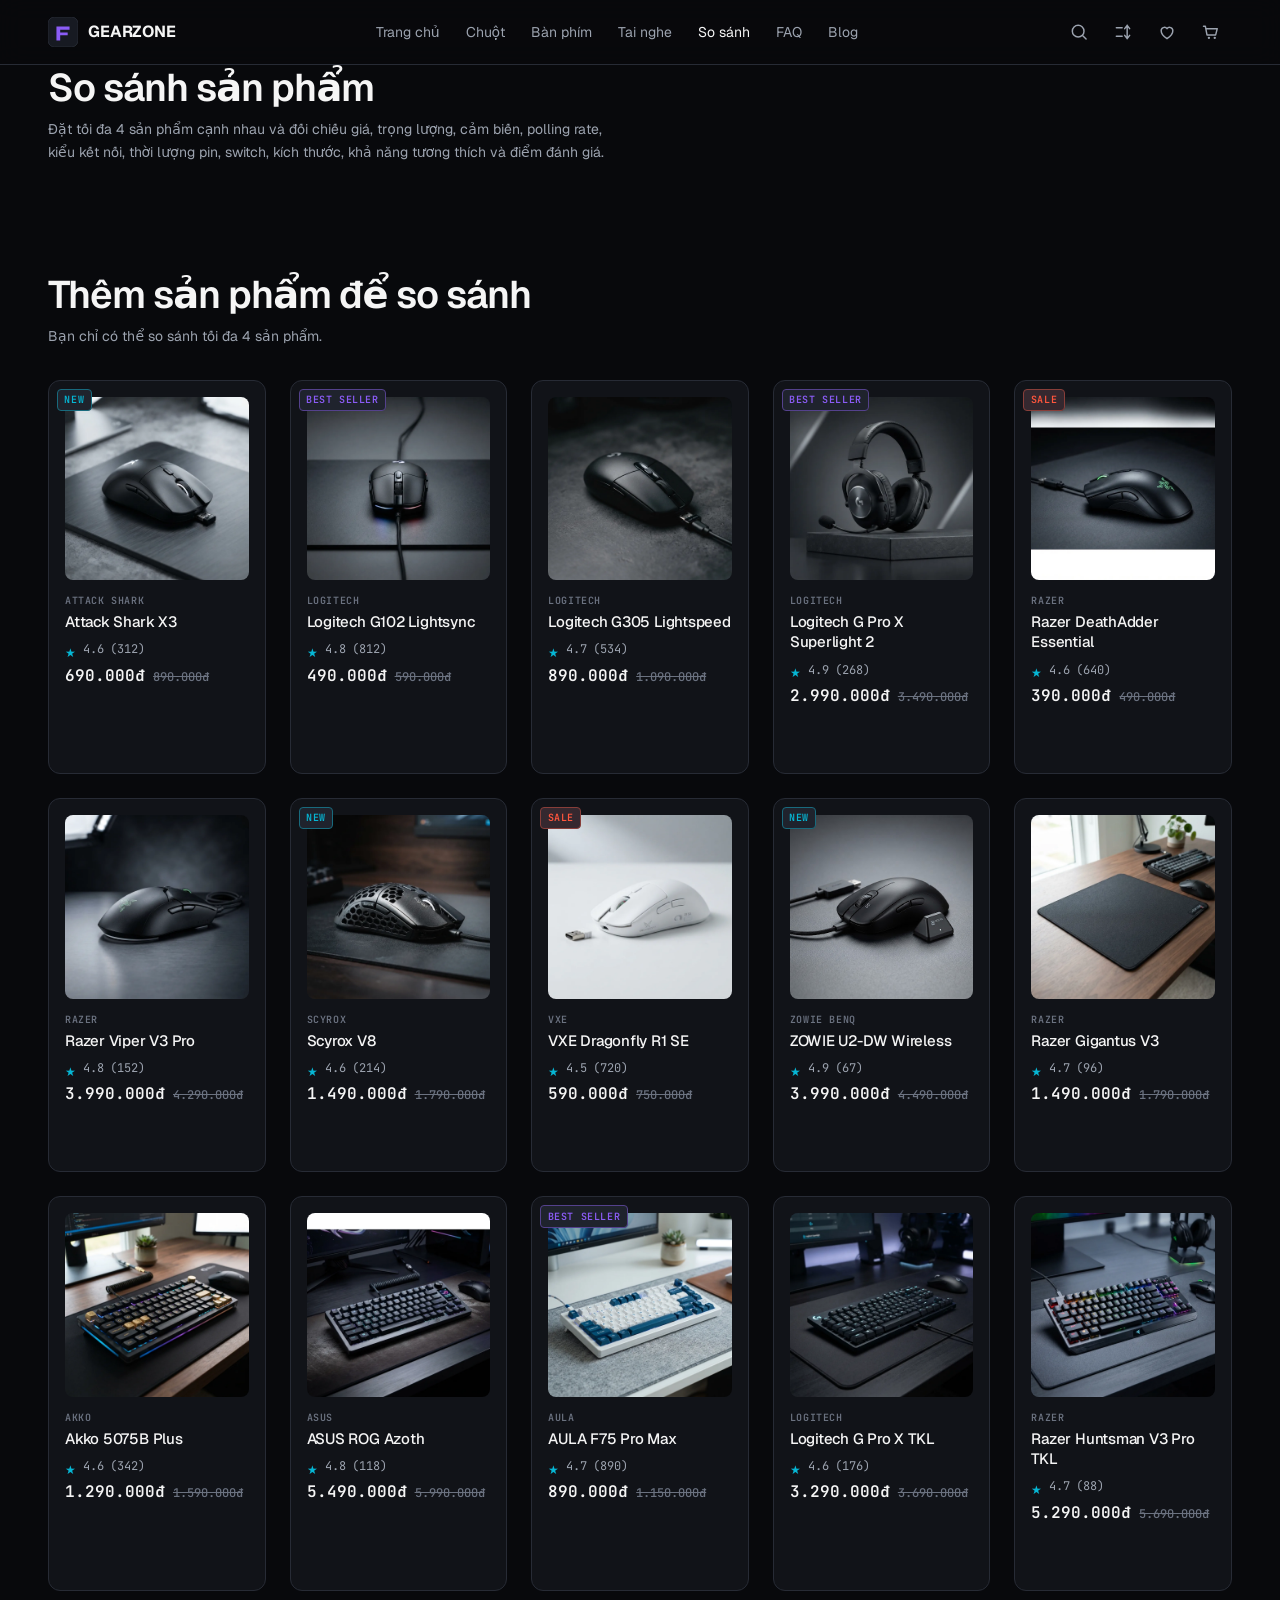
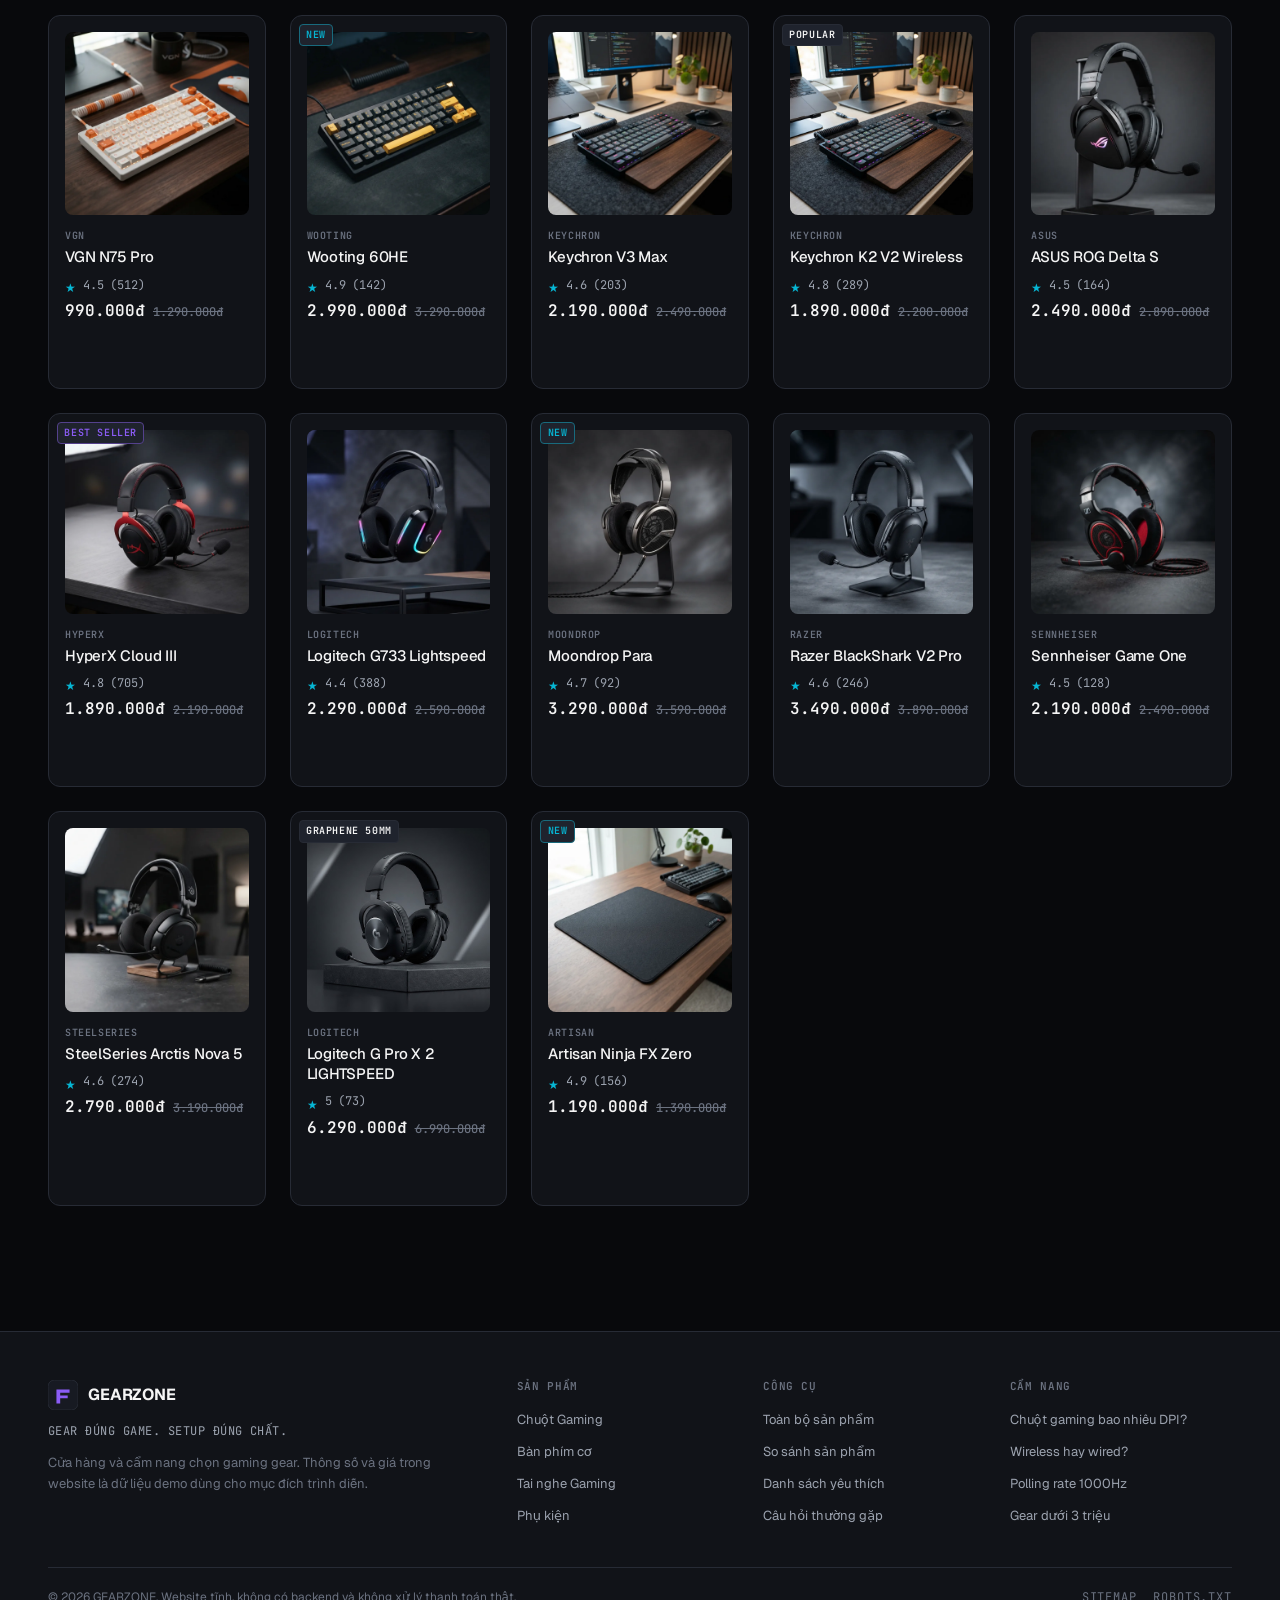
<file: compare.html>
<!DOCTYPE html>
<html lang="vi">
<head>
<meta charset="utf-8">
<meta name="viewport" content="width=device-width, initial-scale=1">

<!-- ============ SEO ============ -->
<title>So sánh sản phẩm — Đặt 2 đến 4 gaming gear cạnh nhau | GEARZONE</title>
<meta name="description" content="So sánh 2 đến 4 sản phẩm gaming gear cạnh nhau: giá, trọng lượng, cảm biến, polling rate, kết nối, pin, switch, kích thước, tương thích và đánh giá.">
<link rel="canonical" href="https://geoweb-minhtu.vercel.app/compare.html">
<meta name="robots" content="index, follow">
<meta name="theme-color" content="#08090C">

<!-- Open Graph -->
<meta property="og:type" content="website">
<meta property="og:site_name" content="GEARZONE">
<meta property="og:locale" content="vi_VN">
<meta property="og:title" content="So sánh sản phẩm — 2 đến 4 gaming gear | GEARZONE">
<meta property="og:description" content="Đặt tối đa 4 sản phẩm cạnh nhau và đối chiếu thông số trước khi chọn mua gaming gear.">
<meta property="og:url" content="https://geoweb-minhtu.vercel.app/compare.html">
<meta property="og:image" content="https://geoweb-minhtu.vercel.app/images/keyboard/aula-f75-pro-max.webp">
<meta name="twitter:card" content="summary_large_image">

<!-- Fonts: Geist (narrative) + JetBrains Mono (telemetry labels) -->
<link rel="preconnect" href="https://fonts.googleapis.com">
<link rel="preconnect" href="https://fonts.gstatic.com" crossorigin>
<link rel="preload" as="style" href="https://fonts.googleapis.com/css2?family=Geist:wght@400;500;600;700&family=JetBrains+Mono:wght@500;600&display=swap">
<link rel="stylesheet" href="https://fonts.googleapis.com/css2?family=Geist:wght@400;500;600;700&family=JetBrains+Mono:wght@500;600&display=swap">
<link rel="stylesheet" href="styles.css">
<link rel="icon" href="data:image/svg+xml,%3Csvg xmlns='http://www.w3.org/2000/svg' viewBox='0 0 32 32'%3E%3Crect width='32' height='32' rx='7' fill='%2308090C'/%3E%3Cpath d='M9 10h14v3.5h-10v3h8v3h-8v5.5H9z' fill='%238B5CF6'/%3E%3C/svg%3E">

<!-- ============ JSON-LD: Organization ============ -->
<script type="application/ld+json">
{
  "@context": "https://schema.org",
  "@type": "Organization",
  "name": "GEARZONE",
  "description": "Cửa hàng và cẩm nang chọn gaming gear: chuột, bàn phím cơ, tai nghe, phụ kiện.",
  "url": "https://geoweb-minhtu.vercel.app/",
  "logo": "https://geoweb-minhtu.vercel.app/images/keyboard/aula-f75-pro-max.webp",
  "areaServed": "VN"
}
</script>

<!-- ============ JSON-LD: WebSite (tìm kiếm nội bộ) ============ -->
<script type="application/ld+json">
{
  "@context": "https://schema.org",
  "@type": "WebSite",
  "name": "GEARZONE",
  "url": "https://geoweb-minhtu.vercel.app/",
  "inLanguage": "vi-VN",
  "potentialAction": {
    "@type": "SearchAction",
    "target": "https://geoweb-minhtu.vercel.app/products.html?q={search_term_string}",
    "query-input": "required name=search_term_string"
  }
}
</script>

<!-- ============ JSON-LD: BreadcrumbList ============ -->
<script type="application/ld+json">
{
  "@context": "https://schema.org",
  "@type": "BreadcrumbList",
  "itemListElement": [
    {
      "@type": "ListItem",
      "position": 1,
      "name": "Trang chủ",
      "item": "https://geoweb-minhtu.vercel.app/"
    },
    {
      "@type": "ListItem",
      "position": 2,
      "name": "So sánh",
      "item": "https://geoweb-minhtu.vercel.app/compare.html"
    }
  ]
}
</script>
</head>

<body data-page="compare">

<a class="skip-link" href="#main">Chuyển tới nội dung chính</a>

<!-- ============================================================
     HEADER
     ============================================================ -->
<header class="site-header" id="site-header">
  <div class="container header-inner">

    <button class="nav-toggle" id="nav-toggle" aria-label="Mở menu" aria-expanded="false" aria-controls="main-nav">
      <svg viewBox="0 0 24 24" aria-hidden="true" focusable="false"><path d="M3 6h18M3 12h18M3 18h18" stroke="currentColor" stroke-width="1.75" fill="none" stroke-linecap="round"/></svg>
    </button>

    <a class="brand" href="index.html" aria-label="GEARZONE — trang chủ">
      <svg class="brand-mark" viewBox="0 0 32 32" aria-hidden="true" focusable="false">
        <rect width="32" height="32" rx="7" fill="var(--surface-2)" stroke="var(--border)"/>
        <path d="M9 10h14v3.5h-10v3h8v3h-8v5.5H9z" fill="var(--primary)"/>
      </svg>
      <span class="brand-name">GEARZONE</span>
    </a>

    <nav class="main-nav" id="main-nav" aria-label="Điều hướng chính">
      <ul class="nav-list">
        <li><a class="nav-link" href="index.html">Trang chủ</a></li>
        <li><a class="nav-link" href="products.html?category=mouse">Chuột</a></li>
        <li><a class="nav-link" href="products.html?category=keyboard">Bàn phím</a></li>
        <li><a class="nav-link" href="products.html?category=headset">Tai nghe</a></li>
        <li><a class="nav-link" href="compare.html" aria-current="page">So sánh</a></li>
        <li><a class="nav-link" href="faq.html">FAQ</a></li>
        <li><a class="nav-link" href="blog.html">Blog</a></li>
      </ul>
    </nav>

    <div class="header-actions">
      <button class="icon-btn" id="search-toggle" aria-label="Tìm kiếm sản phẩm" aria-expanded="false" aria-controls="header-search">
        <svg viewBox="0 0 24 24" aria-hidden="true" focusable="false"><circle cx="11" cy="11" r="7" stroke="currentColor" stroke-width="1.75" fill="none"/><path d="m16.5 16.5 4 4" stroke="currentColor" stroke-width="1.75" stroke-linecap="round"/></svg>
      </button>

      <a class="icon-btn" href="compare.html" aria-label="Danh sách so sánh">
        <svg viewBox="0 0 24 24" aria-hidden="true" focusable="false"><path d="M4 7h7M4 17h7M17 4v16M14 8l3-4 3 4M14 16l3 4 3-4" stroke="currentColor" stroke-width="1.75" fill="none" stroke-linecap="round" stroke-linejoin="round"/></svg>
        <span class="count-badge" data-compare-count hidden>0</span>
      </a>

      <a class="icon-btn" href="products.html?wishlist=1" aria-label="Danh sách yêu thích">
        <svg viewBox="0 0 24 24" aria-hidden="true" focusable="false"><path d="M12 20s-7-4.5-7-9.5A3.9 3.9 0 0 1 12 8a3.9 3.9 0 0 1 7 2.5c0 5-7 9.5-7 9.5Z" stroke="currentColor" stroke-width="1.75" fill="none" stroke-linejoin="round"/></svg>
        <span class="count-badge" data-wishlist-count hidden>0</span>
      </a>

      <button class="icon-btn" id="cart-toggle" aria-label="Mở giỏ hàng" aria-expanded="false" aria-controls="cart-drawer">
        <svg viewBox="0 0 24 24" aria-hidden="true" focusable="false"><path d="M3 5h2.2l2 10.5h10.4L19.5 8H6.2" stroke="currentColor" stroke-width="1.75" fill="none" stroke-linecap="round" stroke-linejoin="round"/><circle cx="9.5" cy="19" r="1.4" fill="currentColor"/><circle cx="16.5" cy="19" r="1.4" fill="currentColor"/></svg>
        <span class="count-badge" data-cart-count hidden>0</span>
      </button>
    </div>
  </div>

  <!-- Search thanh trượt -->
  <div class="header-search" id="header-search" hidden>
    <div class="container">
      <form class="search-form" role="search" onsubmit="return false">
        <label class="visually-hidden" for="site-search">Tìm kiếm gaming gear</label>
        <svg class="search-icon" viewBox="0 0 24 24" aria-hidden="true" focusable="false"><circle cx="11" cy="11" r="7" stroke="currentColor" stroke-width="1.75" fill="none"/><path d="m16.5 16.5 4 4" stroke="currentColor" stroke-width="1.75" stroke-linecap="round"/></svg>
        <input type="search" id="site-search" class="search-input" placeholder="Tìm kiếm gaming gear..." autocomplete="off" data-search-input>
        <button type="button" class="search-clear" id="search-clear" aria-label="Xoá từ khoá" hidden>Xoá</button>
      </form>
    </div>
  </div>
</header>

<main id="main">
  <div class="container">

    <!-- Tiêu đề trang -->
    <header class="section-head">
      <h1 class="section-title" id="compare-title">So sánh sản phẩm</h1>
      <p class="section-sub">
        Đặt tối đa 4 sản phẩm cạnh nhau và đối chiếu giá, trọng lượng, cảm biến, polling rate,
        kiểu kết nối, thời lượng pin, switch, kích thước, khả năng tương thích và điểm đánh giá.
      </p>
    </header>

    <!-- ============================================================
         BẢNG SO SÁNH — script.js thay bằng .compare-wrapper > .compare-table
         ============================================================ -->
    <div id="compare-root" data-render="compare">
      <p class="empty-state" id="compare-empty">
        <strong>Chưa có sản phẩm để so sánh.</strong>
        <span>Hãy thêm ít nhất 2 sản phẩm.</span>
        <a class="btn btn-primary" href="products.html">Chọn sản phẩm để so sánh</a>
      </p>
    </div>

    <!-- ============================================================
         CHỌN THÊM SẢN PHẨM
         ============================================================ -->
    <section class="section" id="compare-picker" aria-labelledby="compare-picker-title">
      <header class="section-head">
        <h2 class="section-title" id="compare-picker-title">Thêm sản phẩm để so sánh</h2>
        <p class="section-sub">Bạn chỉ có thể so sánh tối đa 4 sản phẩm.</p>
      </header>

      <div class="product-grid" id="compare-grid" data-render="compare-picker" aria-busy="true">
        <!-- skeleton chống nhấp nháy khi tải -->
        <div class="skeleton-card" aria-hidden="true"></div>
        <div class="skeleton-card" aria-hidden="true"></div>
        <div class="skeleton-card" aria-hidden="true"></div>
        <div class="skeleton-card" aria-hidden="true"></div>
        <div class="skeleton-card" aria-hidden="true"></div>
      </div>
    </section>
  </div>
</main>

<!-- ============================================================
     FOOTER
     ============================================================ -->
<footer class="site-footer">
  <div class="container">
    <div class="footer-grid">

      <div class="footer-brand">
        <a class="brand" href="index.html" aria-label="GEARZONE — trang chủ">
          <svg class="brand-mark" viewBox="0 0 32 32" aria-hidden="true" focusable="false">
            <rect width="32" height="32" rx="7" fill="var(--surface-2)" stroke="var(--border)"/>
            <path d="M9 10h14v3.5h-10v3h8v3h-8v5.5H9z" fill="var(--primary)"/>
          </svg>
          <span class="brand-name">GEARZONE</span>
        </a>
        <p class="footer-tagline">Gear đúng game. Setup đúng chất.</p>
        <p class="footer-note">Cửa hàng và cẩm nang chọn gaming gear. Thông số và giá trong website là dữ liệu demo dùng cho mục đích trình diễn.</p>
      </div>

      <nav class="footer-col" aria-label="Danh mục sản phẩm">
        <h2 class="footer-heading">Sản phẩm</h2>
        <ul>
          <li><a href="products.html?category=mouse">Chuột Gaming</a></li>
          <li><a href="products.html?category=keyboard">Bàn phím cơ</a></li>
          <li><a href="products.html?category=headset">Tai nghe Gaming</a></li>
          <li><a href="products.html?category=accessory">Phụ kiện</a></li>
        </ul>
      </nav>

      <nav class="footer-col" aria-label="Công cụ">
        <h2 class="footer-heading">Công cụ</h2>
        <ul>
          <li><a href="products.html">Toàn bộ sản phẩm</a></li>
          <li><a href="compare.html">So sánh sản phẩm</a></li>
          <li><a href="products.html?wishlist=1">Danh sách yêu thích</a></li>
          <li><a href="faq.html">Câu hỏi thường gặp</a></li>
        </ul>
      </nav>

      <nav class="footer-col" aria-label="Cẩm nang">
        <h2 class="footer-heading">Cẩm nang</h2>
        <ul>
          <li><a href="blog.html#dpi">Chuột gaming bao nhiêu DPI?</a></li>
          <li><a href="blog.html#wireless">Wireless hay wired?</a></li>
          <li><a href="blog.html#polling">Polling rate 1000Hz</a></li>
          <li><a href="blog.html#budget">Gear dưới 3 triệu</a></li>
        </ul>
      </nav>
    </div>

    <div class="footer-bottom">
      <p>© 2026 GEARZONE. Website tĩnh, không có backend và không xử lý thanh toán thật.</p>
      <ul class="footer-legal">
        <li><a href="sitemap.xml">Sitemap</a></li>
        <li><a href="robots.txt">robots.txt</a></li>
      </ul>
    </div>
  </div>
</footer>

<!-- ============================================================
     QUICK VIEW POPUP (desktop hover / mobile bottom sheet)
     ============================================================ -->
<div class="quickview" id="quickview" role="dialog" aria-label="Thông tin nhanh sản phẩm" hidden>
  <div class="quickview-inner" id="quickview-inner"></div>
</div>
<div class="sheet-backdrop" id="sheet-backdrop" hidden></div>

<!-- ============================================================
     CART DRAWER
     ============================================================ -->
<aside class="cart-drawer" id="cart-drawer" aria-label="Giỏ hàng" aria-hidden="true" hidden>
  <header class="cart-head">
    <h2 class="cart-title">Giỏ hàng của bạn</h2>
    <button class="icon-btn" id="cart-close" aria-label="Đóng giỏ hàng">
      <svg viewBox="0 0 24 24" aria-hidden="true" focusable="false"><path d="m6 6 12 12M18 6 6 18" stroke="currentColor" stroke-width="1.75" stroke-linecap="round"/></svg>
    </button>
  </header>

  <div class="cart-body" id="cart-body">
    <p class="state-msg">Giỏ hàng đang trống.</p>
  </div>

  <footer class="cart-foot" id="cart-foot" hidden>
    <p class="cart-subtotal"><span>Tạm tính</span><strong id="cart-subtotal">0đ</strong></p>
    <a class="btn btn-primary btn-block" id="cart-checkout" href="thanhtoan.html">Tiến hành thanh toán</a>
    <p class="cart-hint">Đây là giỏ hàng demo, không có giao dịch thật.</p>
  </footer>
</aside>

<button class="back-to-top" id="back-to-top" aria-label="Về đầu trang" hidden>
  <svg viewBox="0 0 24 24" aria-hidden="true" focusable="false"><path d="M12 19V6M6 12l6-6 6 6" stroke="currentColor" stroke-width="1.75" fill="none" stroke-linecap="round" stroke-linejoin="round"/></svg>
</button>

<!-- Thông báo dùng chung (thêm vào giỏ, giới hạn so sánh…) -->
<div class="toast-stack" id="toast-stack" role="status" aria-live="polite"></div>

<script src="script.js" defer></script>
</body>
</html>
</file>
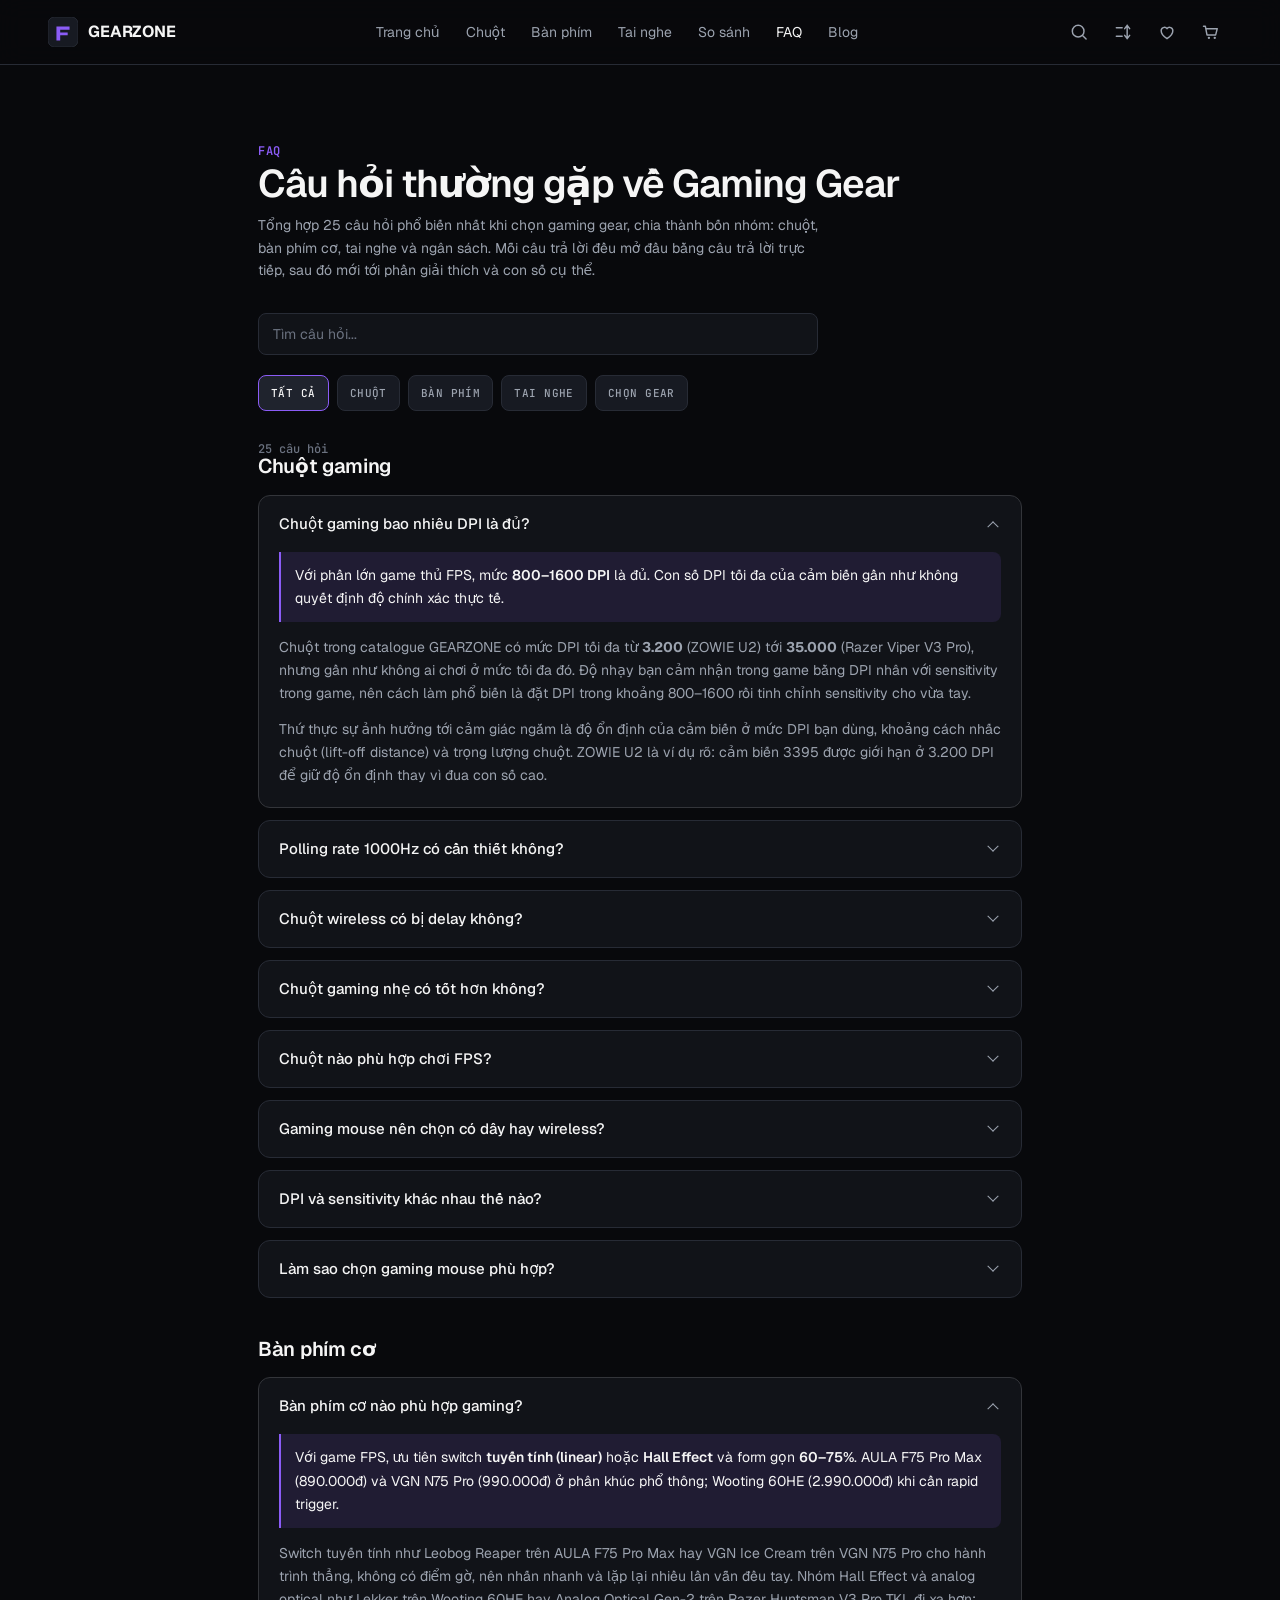
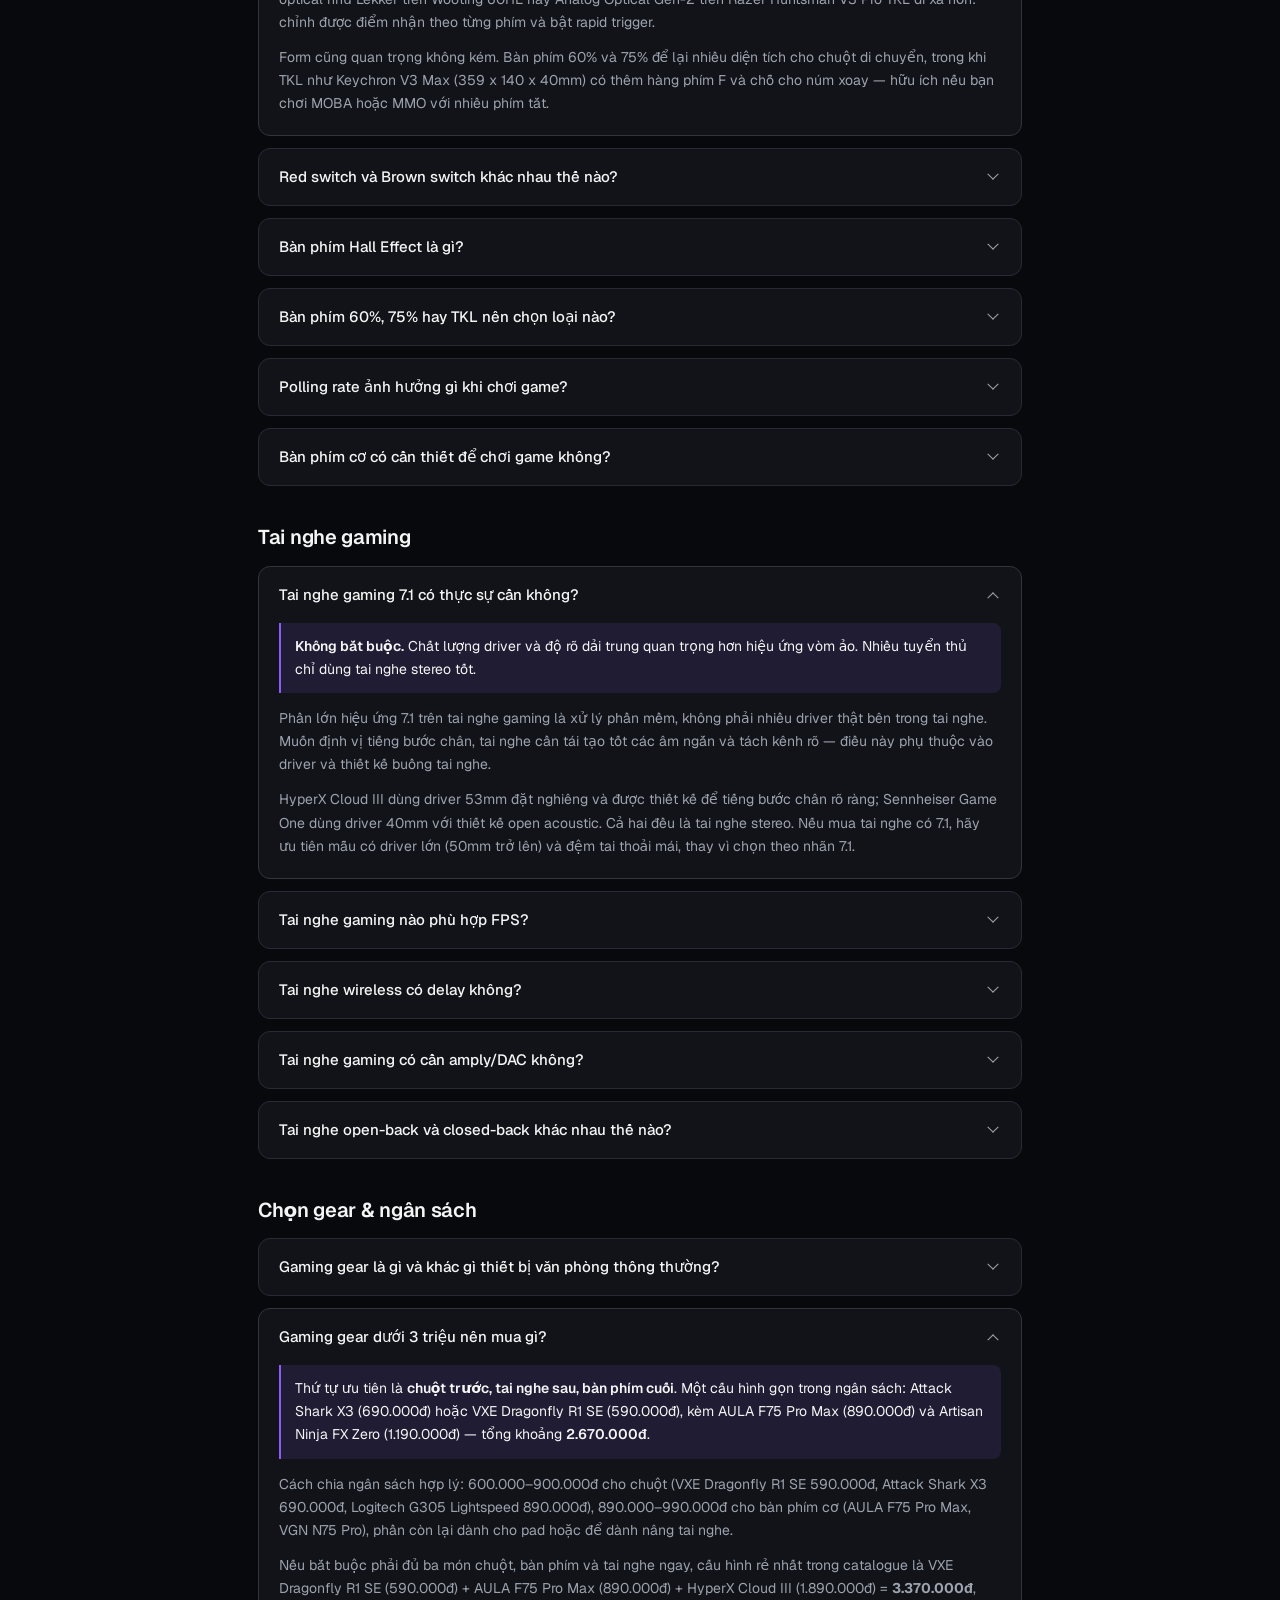
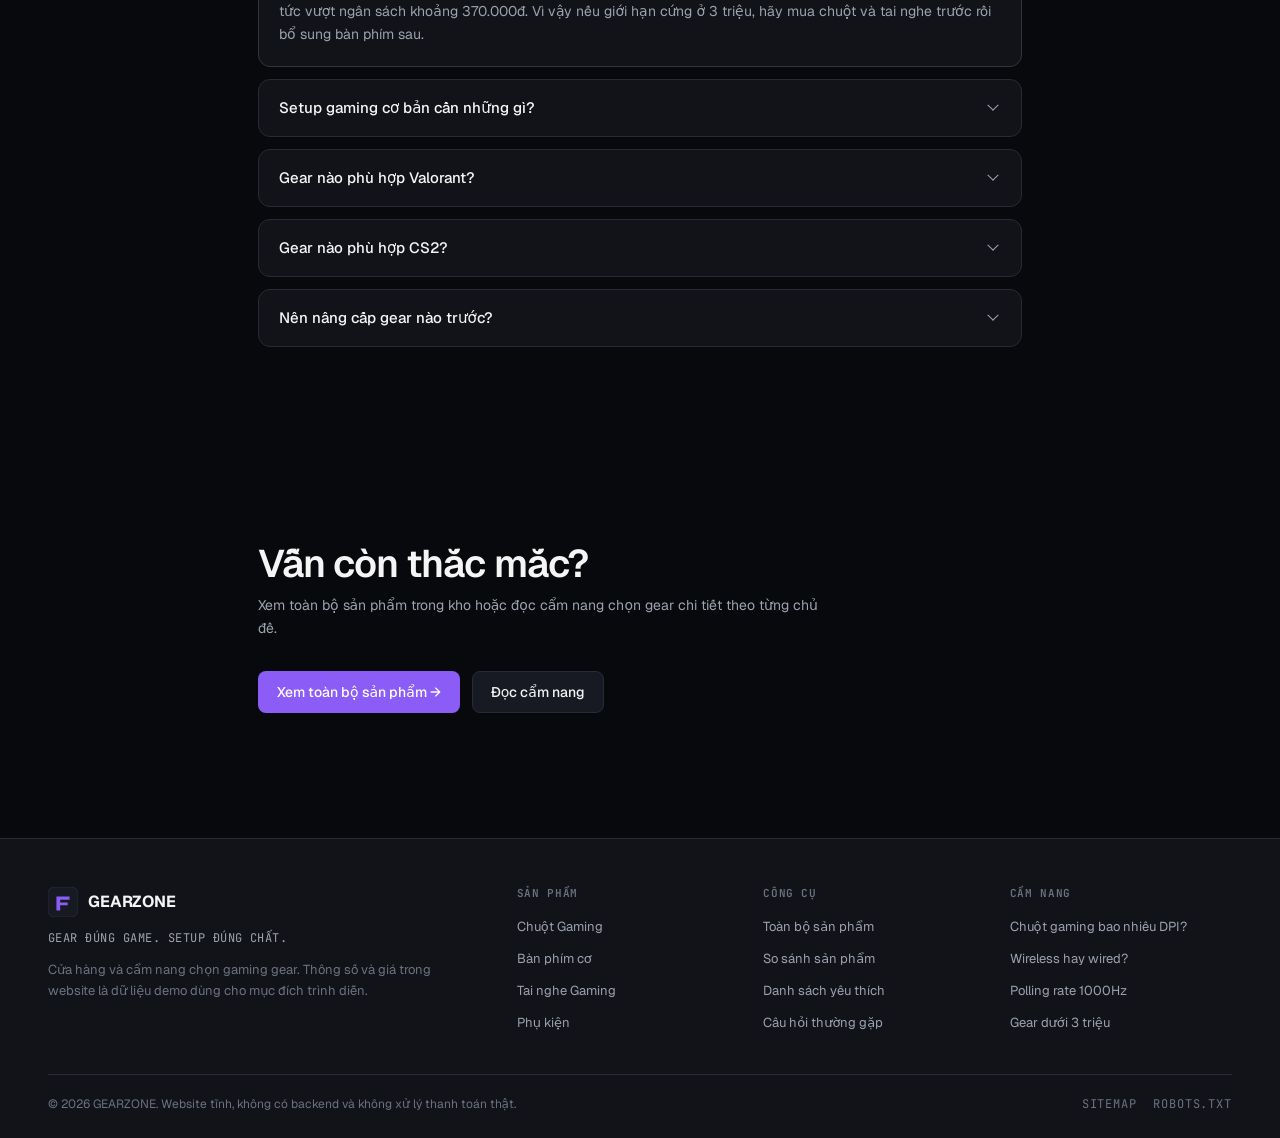
<file: faq.html>
<!DOCTYPE html>
<html lang="vi">
<head>
<meta charset="utf-8">
<meta name="viewport" content="width=device-width, initial-scale=1">

<!-- ============ SEO ============ -->
<title>Câu hỏi thường gặp về Gaming Gear (FAQ) — GEARZONE</title>
<meta name="description" content="Giải đáp 25 câu hỏi thường gặp về gaming gear: DPI, polling rate, độ trễ chuột wireless, bàn phím Hall Effect, switch Red và Brown, tai nghe 7.1. Mỗi câu trả lời đều mở đầu bằng câu trả lời trực tiếp.">
<link rel="canonical" href="https://geoweb-minhtu.vercel.app/faq.html">
<meta name="robots" content="index, follow">
<meta name="theme-color" content="#08090C">

<!-- Open Graph -->
<meta property="og:type" content="website">
<meta property="og:site_name" content="GEARZONE">
<meta property="og:locale" content="vi_VN">
<meta property="og:title" content="FAQ Gaming Gear — DPI, polling rate, switch, tai nghe">
<meta property="og:description" content="25 câu hỏi thường gặp khi chọn gaming gear, mỗi câu trả lời mở đầu bằng câu trả lời trực tiếp kèm con số cụ thể.">
<meta property="og:url" content="https://geoweb-minhtu.vercel.app/faq.html">
<meta property="og:image" content="https://geoweb-minhtu.vercel.app/images/mouse/razer-viper-v3-pro.webp">
<meta name="twitter:card" content="summary_large_image">

<!-- Fonts: Geist (narrative) + JetBrains Mono (telemetry labels) -->
<link rel="preconnect" href="https://fonts.googleapis.com">
<link rel="preconnect" href="https://fonts.gstatic.com" crossorigin>
<link rel="preload" as="style" href="https://fonts.googleapis.com/css2?family=Geist:wght@400;500;600;700&family=JetBrains+Mono:wght@500;600&display=swap">
<link rel="stylesheet" href="https://fonts.googleapis.com/css2?family=Geist:wght@400;500;600;700&family=JetBrains+Mono:wght@500;600&display=swap">
<link rel="stylesheet" href="styles.css">
<link rel="icon" href="data:image/svg+xml,%3Csvg xmlns='http://www.w3.org/2000/svg' viewBox='0 0 32 32'%3E%3Crect width='32' height='32' rx='7' fill='%2308090C'/%3E%3Cpath d='M9 10h14v3.5h-10v3h8v3h-8v5.5H9z' fill='%238B5CF6'/%3E%3C/svg%3E">

<!-- ============ JSON-LD: Organization ============ -->
<script type="application/ld+json">
{
  "@context": "https://schema.org",
  "@type": "Organization",
  "name": "GEARZONE",
  "description": "Cửa hàng và cẩm nang chọn gaming gear: chuột, bàn phím cơ, tai nghe, phụ kiện.",
  "url": "https://geoweb-minhtu.vercel.app/",
  "logo": "https://geoweb-minhtu.vercel.app/images/keyboard/aula-f75-pro-max.webp",
  "areaServed": "VN"
}
</script>

<!-- ============ JSON-LD: WebSite (tìm kiếm nội bộ) ============ -->
<script type="application/ld+json">
{
  "@context": "https://schema.org",
  "@type": "WebSite",
  "name": "GEARZONE",
  "url": "https://geoweb-minhtu.vercel.app/",
  "inLanguage": "vi-VN",
  "potentialAction": {
    "@type": "SearchAction",
    "target": "https://geoweb-minhtu.vercel.app/products.html?q={search_term_string}",
    "query-input": "required name=search_term_string"
  }
}
</script>

<!-- ============ JSON-LD: BreadcrumbList ============ -->
<script type="application/ld+json">
{
  "@context": "https://schema.org",
  "@type": "BreadcrumbList",
  "itemListElement": [
    {
      "@type": "ListItem",
      "position": 1,
      "name": "Trang chủ",
      "item": "https://geoweb-minhtu.vercel.app/"
    },
    {
      "@type": "ListItem",
      "position": 2,
      "name": "Câu hỏi thường gặp",
      "item": "https://geoweb-minhtu.vercel.app/faq.html"
    }
  ]
}
</script>

<!-- ============ JSON-LD: FAQPage — khớp 1:1 với nội dung hiển thị bên dưới ============ -->
<script type="application/ld+json" id="ld-faqpage">
{
  "@context": "https://schema.org",
  "@type": "FAQPage",
  "inLanguage": "vi-VN",
  "mainEntity": [
    {
      "@type": "Question",
      "name": "Chuột gaming bao nhiêu DPI là đủ?",
      "acceptedAnswer": {
        "@type": "Answer",
        "text": "Với phần lớn game thủ FPS, mức 800–1600 DPI là đủ. Con số DPI tối đa của cảm biến gần như không quyết định độ chính xác thực tế. Chuột trong catalogue GEARZONE có mức DPI tối đa từ 3.200 (ZOWIE U2) tới 35.000 (Razer Viper V3 Pro), nhưng gần như không ai chơi ở mức tối đa đó. Độ nhạy bạn cảm nhận trong game bằng DPI nhân với sensitivity trong game, nên cách làm phổ biến là đặt DPI trong khoảng 800–1600 rồi tinh chỉnh sensitivity cho vừa tay. Thứ thực sự ảnh hưởng tới cảm giác ngắm là độ ổn định của cảm biến ở mức DPI bạn dùng, khoảng cách nhấc chuột (lift-off distance) và trọng lượng chuột. ZOWIE U2 là ví dụ rõ: cảm biến 3395 được giới hạn ở 3.200 DPI để giữ độ ổn định thay vì đua con số cao."
      }
    },
    {
      "@type": "Question",
      "name": "Polling rate 1000Hz có cần thiết không?",
      "acceptedAnswer": {
        "@type": "Answer",
        "text": "1000Hz là mức đủ tốt cho gần như toàn bộ game thủ: chuột gửi tín hiệu mỗi 1ms. Các mức 2.000Hz, 4.000Hz hay 8.000Hz chỉ tạo khác biệt rất nhỏ. Ở 1.000Hz, chuột gửi vị trí 1.000 lần mỗi giây, tương đương mỗi 1ms. Ở 8.000Hz, khoảng cách đó giảm xuống 0,125ms, tức nhanh hơn 0,875ms. Khoảng chênh này chỉ hiện ra khi màn hình có tần số quét cao, CPU xử lý kịp và tựa game không tự làm tròn tín hiệu đầu vào. Trong catalogue, Razer Viper V3 Pro và Scyrox V8 hỗ trợ 8.000Hz, Logitech G Pro X Superlight 2 hỗ trợ 2.000Hz, còn Attack Shark X3 và VXE Dragonfly R1 SE dừng ở 1.000Hz. Nếu ngân sách hạn chế, hãy dồn tiền vào cảm biến và trọng lượng trước, vì chênh lệch giữa 1.000Hz và 8.000Hz nhỏ hơn nhiều so với chênh lệch giữa chuột 49g và chuột 96g."
      }
    },
    {
      "@type": "Question",
      "name": "Chuột wireless có bị delay không?",
      "acceptedAnswer": {
        "@type": "Answer",
        "text": "Không, nếu dùng kết nối 2.4GHz chuyên dụng. Độ trễ thực tế tương đương chuột có dây, thường dưới 1ms. Chuột wireless 2.4GHz dùng đầu thu riêng nên tín hiệu không đi qua tầng nén và đệm của Bluetooth. Razer Viper V3 Pro (54g), Logitech G Pro X Superlight 2 (60g) và ZOWIE U2 (60g) đều là chuột không dây được dùng trong thi đấu, cho thấy độ trễ không còn là rào cản. Thứ thực sự gây delay là Bluetooth, pin yếu làm giảm tần suất truyền, nhiễu sóng khi đầu thu cắm sau thùng máy, hoặc cắm đầu thu qua hub USB rẻ tiền. Nếu độ trễ tăng bất thường, hãy kiểm tra pin và đổi cổng USB trước khi đổ lỗi cho kết nối không dây."
      }
    },
    {
      "@type": "Question",
      "name": "Chuột gaming nhẹ có tốt hơn không?",
      "acceptedAnswer": {
        "@type": "Answer",
        "text": "Nhẹ thường tốt hơn cho game FPS, nhưng không phải lúc nào cũng vậy. Khoảng 55–70g là vùng cân bằng với phần lớn người dùng. Chuột nhẹ giúp giảm mỏi cổ tay khi phải di chuyển liên tục, tăng tốc độ flick và dễ dừng lại chính xác hơn vì quán tính thấp. Catalogue hiện có Scyrox V8 (36g), Attack Shark X3 (49g), Razer Viper V3 Pro (54g), VXE Dragonfly R1 SE (55g), cùng Logitech G Pro X Superlight 2 và ZOWIE U2 (đều 60g). Ngược lại, người quen chuột nặng có thể mất kiểm soát khi đổi sang mẫu quá nhẹ. Các mẫu nặng hơn như Logitech G102 (85g), Razer DeathAdder Essential (96g) hay Logitech G305 Lightspeed (99g) vẫn ổn định cho MOBA và game nhịp độ chậm. Nếu mới chuyển từ chuột nặng, hãy giảm trọng lượng từng bước thay vì nhảy thẳng xuống 36g."
      }
    },
    {
      "@type": "Question",
      "name": "Chuột nào phù hợp chơi FPS?",
      "acceptedAnswer": {
        "@type": "Answer",
        "text": "Chuột nhẹ 55–70g, cảm biến ổn định và form hợp với cách cầm tay. Trong catalogue: Razer Viper V3 Pro (54g), Logitech G Pro X Superlight 2 (60g) và ZOWIE U2 (60g) ở phân khúc cao; Attack Shark X3 (49g) và VXE Dragonfly R1 SE (55g) ở phân khúc phổ thông. FPS yêu cầu micro-adjustment liên tục, nên cảm biến phải giữ ổn định ở mức DPI thấp và chuột phải đủ nhẹ để đổi hướng nhanh. Bên cạnh đó là khoảng cách nhấc chuột: nếu bạn hay nhấc chuột để reset tay, mẫu có lift-off distance thấp sẽ đỡ bị giật con trỏ. Với ngân sách chưa tới 1 triệu, VXE Dragonfly R1 SE (590.000đ, 55g) và Attack Shark X3 (690.000đ, 49g) là hai lựa chọn hợp lý. Nếu muốn mức nhẹ nhất có thể, Scyrox V8 nặng 36g và hỗ trợ polling 8.000Hz."
      }
    },
    {
      "@type": "Question",
      "name": "Gaming mouse nên chọn có dây hay wireless?",
      "acceptedAnswer": {
        "@type": "Answer",
        "text": "Chọn wireless 2.4GHz nếu ngân sách cho phép: độ trễ ngang chuột có dây và không bị dây kéo. Chọn có dây nếu bạn muốn tiết kiệm và không phải nhớ sạc. Wireless không còn là hạng mục cao cấp: Attack Shark X3 (690.000đ), VXE Dragonfly R1 SE (590.000đ) và Logitech G305 Lightspeed (890.000đ) đều dưới 1 triệu. Ở phía có dây, Razer DeathAdder Essential (390.000đ) và Logitech G102 (490.000đ) rẻ hơn nhưng vẫn đủ dùng cho MOBA và game giải trí. Đánh đổi chính của wireless là pin: Logitech G305 chạy khoảng 250 giờ với một viên pin AA, trong khi Razer Viper V3 Pro và Logitech G Pro X Superlight 2 dùng được khoảng 95 giờ mỗi lần sạc. Nếu bạn hay quên sạc, mẫu dùng pin AA hoặc chuột có dây sẽ ít gây gián đoạn hơn."
      }
    },
    {
      "@type": "Question",
      "name": "DPI và sensitivity khác nhau thế nào?",
      "acceptedAnswer": {
        "@type": "Answer",
        "text": "DPI là độ phân giải của cảm biến — số điểm con trỏ đi được trên mỗi inch di chuyển. Sensitivity là hệ số nhân trong game. Độ nhạy thực tế bằng DPI nhân sensitivity, hay còn gọi là eDPI. Ví dụ: 800 DPI với sensitivity 0,4 trong game cho eDPI 320; 1.600 DPI với sensitivity 0,2 cũng cho eDPI 320, nên con trỏ di chuyển cùng một quãng đường. Khác biệt nằm ở độ mịn: DPI cao hơn chia chuyển động thành nhiều bước nhỏ hơn, giúp micro-adjustment mượt hơn cho tới khi game hoặc engine bắt đầu làm tròn tín hiệu. Cách làm thực tế: chọn DPI trong khoảng 800–1600, sau đó chỉnh sensitivity trong game cho tới khi quay 180 độ vừa một lần vuốt chuột. Giữ DPI cố định để khi đổi chuột bạn chỉ cần chỉnh lại sensitivity."
      }
    },
    {
      "@type": "Question",
      "name": "Làm sao chọn gaming mouse phù hợp?",
      "acceptedAnswer": {
        "@type": "Answer",
        "text": "Chọn theo bốn yếu tố: form cầm, kích thước tay, trọng lượng và kiểu kết nối — không chọn theo DPI tối đa. Form quyết định nhiều hơn thông số. Người cầm palm cần thân chuột dài và cao; người cầm claw hoặc fingertip hợp với chuột nhỏ, đối xứng như ZOWIE U2 hay VXE Dragonfly R1 SE. Nếu tay dài trên 19cm, nên thử mẫu có chiều dài thân từ 120mm trở lên như Attack Shark X3 (120 x 63 x 38mm). Sau khi chọn được form mới cân nhắc trọng lượng và ngân sách: 390.000đ cho Razer DeathAdder Essential nếu chơi MOBA, 590.000–890.000đ cho nhóm wireless phổ thông, và 2.490.000–3.990.000đ cho ZOWIE U2, Logitech G Pro X Superlight 2 hoặc Razer Viper V3 Pro. Cũng nên xem thời hạn bảo hành, vì nhóm phổ thông thường 12 tháng còn một số mẫu chính hãng lên tới 24 tháng."
      }
    },
    {
      "@type": "Question",
      "name": "Bàn phím cơ nào phù hợp gaming?",
      "acceptedAnswer": {
        "@type": "Answer",
        "text": "Với game FPS, ưu tiên switch tuyến tính (linear) hoặc Hall Effect và form gọn 60–75%. AULA F75 Pro Max (890.000đ) và VGN N75 Pro (990.000đ) ở phân khúc phổ thông; Wooting 60HE (2.990.000đ) khi cần rapid trigger. Switch tuyến tính như Leobog Reaper trên AULA F75 Pro Max hay VGN Ice Cream trên VGN N75 Pro cho hành trình thẳng, không có điểm gờ, nên nhấn nhanh và lặp lại nhiều lần vẫn đều tay. Nhóm Hall Effect và analog optical như Lekker trên Wooting 60HE hay Analog Optical Gen-2 trên Razer Huntsman V3 Pro TKL đi xa hơn: chỉnh được điểm nhận theo từng phím và bật rapid trigger. Form cũng quan trọng không kém. Bàn phím 60% và 75% để lại nhiều diện tích cho chuột di chuyển, trong khi TKL như Keychron V3 Max (359 x 140 x 40mm) có thêm hàng phím F và chỗ cho núm xoay — hữu ích nếu bạn chơi MOBA hoặc MMO với nhiều phím tắt."
      }
    },
    {
      "@type": "Question",
      "name": "Red switch và Brown switch khác nhau thế nào?",
      "acceptedAnswer": {
        "@type": "Answer",
        "text": "Red switch là linear — nhấn thẳng, không có điểm gờ. Brown switch là tactile — có một điểm gờ nhẹ khi nhấn tới ngưỡng nhận phím. Chơi game thì Red phổ biến hơn; gõ văn bản nhiều thì Brown dễ chịu hơn. Vì không có điểm gờ, Red switch cho cảm giác nhấn đều và thường êm hơn, phù hợp khi bạn giữ hoặc nhấn lặp lại một phím liên tục. Brown switch báo cho ngón tay biết phím đã nhận, giúp giảm lỗi gõ thiếu ký tự khi soạn văn bản dài. Trong catalogue, AULA F75 Pro Max dùng Leobog Reaper (Linear), VGN N75 Pro dùng VGN Ice Cream (Linear), Keychron V3 Max dùng Keychron K Pro Red (Linear) và Akko 5075B Plus dùng Akko Cream Yellow V3 Pro. Logitech G Pro X TKL là mẫu tactile đáng chú ý với switch GX Brown, phù hợp nếu bạn vừa chơi game vừa làm việc. Không có loại nào tốt hơn tuyệt đối, vì cảm giác gõ là chuyện chủ quan."
      }
    },
    {
      "@type": "Question",
      "name": "Bàn phím Hall Effect là gì?",
      "acceptedAnswer": {
        "@type": "Answer",
        "text": "Là bàn phím dùng cảm biến từ trường để đo độ sâu nhấn phím thay vì tiếp điểm cơ học. Nhờ đó có thể tuỳ chỉnh điểm nhận (actuation) theo từng phím và bật Rapid Trigger — nhả phím là ngắt tín hiệu ngay. Với switch cơ học thông thường, phím chỉ nhận khi nhấn qua một ngưỡng cố định và chỉ nhả khi phím nổi lên gần hết hành trình. Hall Effect đo liên tục độ sâu nhấn, nên bạn đặt được điểm nhận cao hay thấp tuỳ ý, và rapid trigger cắt tín hiệu ngay khi phím bắt đầu đi lên. Trong game FPS, điều này giúp counter-strafe dứt khoát hơn. Wooting 60HE là mẫu tiêu biểu với switch Lekker Hall Effect, polling 8.000Hz, nặng 620g và chỉnh qua phần mềm Wootility. Razer Huntsman V3 Pro TKL đạt hiệu quả tương tự bằng switch Analog Optical Gen-2, cũng hỗ trợ chỉnh điểm nhận và rapid trigger. Nếu bạn chủ yếu chơi MOBA hoặc game single-player, lợi ích này nhỏ hơn nhiều so với mức giá."
      }
    },
    {
      "@type": "Question",
      "name": "Bàn phím 60%, 75% hay TKL nên chọn loại nào?",
      "acceptedAnswer": {
        "@type": "Answer",
        "text": "Chọn 60% nếu chơi FPS và cần tối đa diện tích di chuột, 75% nếu cần hàng phím F mà vẫn gọn, TKL nếu dùng nhiều phím tắt hoặc muốn có núm xoay. Bàn phím 60% như Wooting 60HE chỉ dài 295mm, để lại gần như toàn bộ mặt bàn cho chuột — đổi lại bạn phải dùng tổ hợp Fn cho phím mũi tên và hàng F. Bàn phím 75% như AULA F75 Pro Max (322mm), VGN N75 Pro (320mm), Akko 5075B Plus và ASUS ROG Azoth giữ được hàng F cùng cụm phím điều hướng trong thân máy nhỏ gọn. TKL như Keychron V3 Max (359mm) hoặc Logitech G Pro X TKL bỏ cụm numpad nhưng giữ đủ phím, và thường có chỗ cho núm xoay chỉnh âm lượng. Nếu bạn chơi game có nhiều phím tắt như MOBA hoặc MMO, phần diện tích tiết kiệm được từ 60% không đáng để đánh đổi."
      }
    },
    {
      "@type": "Question",
      "name": "Polling rate ảnh hưởng gì khi chơi game?",
      "acceptedAnswer": {
        "@type": "Answer",
        "text": "Polling rate là số lần bàn phím gửi trạng thái mỗi giây. 1000Hz tương đương mỗi 1ms, còn 8000Hz là mỗi 0,125ms. Với bàn phím, lợi ích rõ nhất là giảm độ trễ đầu vào khi đi kèm rapid trigger. Trong catalogue, AULA F75 Pro Max, VGN N75 Pro, Akko 5075B Plus, Keychron V3 Max và ASUS ROG Azoth đều ở mức 1.000Hz; Wooting 60HE và Razer Huntsman V3 Pro TKL đạt 8.000Hz. Khoảng cách 0,875ms giữa hai mức nhỏ hơn nhiều so với độ trễ do mạng hoặc màn hình gây ra. Đổi lại, polling 8.000Hz khiến CPU phải xử lý nhiều gói tín hiệu hơn và một số tựa game không đọc nổi ở tần số đó. Cách chọn hợp lý: ưu tiên switch và rapid trigger trước, chỉ trả thêm tiền cho 8.000Hz nếu bạn đã có màn hình tần số quét cao và cấu hình máy đủ mạnh."
      }
    },
    {
      "@type": "Question",
      "name": "Bàn phím cơ có cần thiết để chơi game không?",
      "acceptedAnswer": {
        "@type": "Answer",
        "text": "Không bắt buộc. Bàn phím cơ cho cảm giác gõ và độ bền tốt hơn, nhưng không tự động cải thiện kỹ năng. Thứ bàn phím cơ thực sự mang lại là khả năng nhận nhiều phím cùng lúc (anti-ghosting), hành trình nhấn đều nhau giữa các phím, độ bền cao hơn và khả năng thay switch khi hỏng nhờ hot-swap. Với bàn phím màng giá rẻ, hiện tượng bỏ phím khi nhấn nhiều phím cùng lúc là vấn đề phổ biến. Nếu ngân sách hạn chế, hãy nâng chuột trước vì nó ảnh hưởng trực tiếp tới độ chính xác. Khi đã có chuột ổn, bàn phím cơ không còn đắt: AULA F75 Pro Max (890.000đ) và VGN N75 Pro (990.000đ) đều có cấu trúc gasket, hỗ trợ hot-swap và kết nối ba chế độ 2.4GHz, Bluetooth, USB-C."
      }
    },
    {
      "@type": "Question",
      "name": "Tai nghe gaming 7.1 có thực sự cần không?",
      "acceptedAnswer": {
        "@type": "Answer",
        "text": "Không bắt buộc. Chất lượng driver và độ rõ dải trung quan trọng hơn hiệu ứng vòm ảo. Nhiều tuyển thủ chỉ dùng tai nghe stereo tốt. Phần lớn hiệu ứng 7.1 trên tai nghe gaming là xử lý phần mềm, không phải nhiều driver thật bên trong tai nghe. Muốn định vị tiếng bước chân, tai nghe cần tái tạo tốt các âm ngắn và tách kênh rõ — điều này phụ thuộc vào driver và thiết kế buồng tai nghe. HyperX Cloud III dùng driver 53mm đặt nghiêng và được thiết kế để tiếng bước chân rõ ràng; Sennheiser Game One dùng driver 40mm với thiết kế open acoustic. Cả hai đều là tai nghe stereo. Nếu mua tai nghe có 7.1, hãy ưu tiên mẫu có driver lớn (50mm trở lên) và đệm tai thoải mái, thay vì chọn theo nhãn 7.1."
      }
    },
    {
      "@type": "Question",
      "name": "Tai nghe gaming nào phù hợp FPS?",
      "acceptedAnswer": {
        "@type": "Answer",
        "text": "Tai nghe có âm trường rộng và dải trung rõ, trọng lượng nhẹ để đeo lâu. HyperX Cloud III (320g, 1.890.000đ) và Sennheiser Game One (312g, 2.190.000đ) là hai lựa chọn có dây; Razer BlackShark V2 Pro (320g, 70 giờ) nếu cần không dây. Trong FPS, bạn cần nghe được tiếng bước chân, tiếng nạp đạn và hướng di chuyển. Ba yếu tố quyết định là driver, thiết kế buồng tai nghe và độ thoải mái khi đeo liên tục nhiều giờ. Tai nghe open-back như Sennheiser Game One và Moondrop Para có lợi thế về âm trường và khả năng định vị. Nếu cần không dây, Razer BlackShark V2 Pro dùng driver TriForce Titanium 50mm, pin 70 giờ và micro tháo rời; SteelSeries Arctis Nova 5 nhẹ hơn (265g) với pin 60 giờ. Lưu ý Moondrop Para là tai nghe planar không có micro, nên bạn sẽ cần mic rời nếu chơi game đàm thoại."
      }
    },
    {
      "@type": "Question",
      "name": "Tai nghe wireless có delay không?",
      "acceptedAnswer": {
        "@type": "Answer",
        "text": "Wireless 2.4GHz có độ trễ thấp và thực tế không cảm nhận được khi chơi game. Bluetooth có độ trễ cao hơn rõ rệt, chỉ nên dùng để nghe nhạc hoặc gọi điện. Kết nối 2.4GHz qua đầu thu riêng truyền tín hiệu liên tục với độ trễ thấp, trong khi Bluetooth phải nén và đệm âm thanh nên trễ hơn. Vì vậy Razer BlackShark V2 Pro và SteelSeries Arctis Nova 5 đều ưu tiên 2.4GHz cho game và chỉ dùng Bluetooth cho thiết bị di động. Đánh đổi thật sự của tai nghe không dây là pin. SteelSeries Arctis Nova 5 dùng được khoảng 60 giờ, Razer BlackShark V2 Pro khoảng 70 giờ, còn Logitech G733 Lightspeed khoảng 29 giờ khi bật đèn. Nếu bạn ngồi máy nhiều giờ mỗi ngày và không muốn sạc thường xuyên, tai nghe có dây như HyperX Cloud III hay Sennheiser Game One vẫn là lựa chọn đơn giản hơn."
      }
    },
    {
      "@type": "Question",
      "name": "Tai nghe gaming có cần amply/DAC không?",
      "acceptedAnswer": {
        "@type": "Answer",
        "text": "Hầu hết tai nghe gaming không cần amply rời, vì trở kháng thấp và đã dùng kết nối 3.5mm hoặc USB. Chỉ tai nghe planar hoặc trở kháng cao mới nên cân nhắc. Tai nghe gaming phổ thông được thiết kế để chạy tốt với cổng âm thanh trên bo mạch chủ, thậm chí với cổng 3.5mm trên tay cầm. ASUS ROG Delta S còn tích hợp sẵn DAC ESS 9281 trong tai nghe và kết nối qua USB-C, nên không cần thêm thiết bị ngoài. Trường hợp cần cân nhắc là tai nghe planar như Moondrop Para (driver planar 75mm, kết nối 3.5mm hoặc 4.4mm). Nhóm này thường cần nguồn ra đủ khoẻ để lên đủ âm lượng và giữ được độ động. Với tai nghe gaming thông thường, lợi ích của DAC rời chủ yếu là đầu ra sạch hơn và tránh nhiễu từ bo mạch chủ, không phải cải thiện vượt trội."
      }
    },
    {
      "@type": "Question",
      "name": "Tai nghe open-back và closed-back khác nhau thế nào?",
      "acceptedAnswer": {
        "@type": "Answer",
        "text": "Open-back có âm trường rộng hơn và định vị tốt hơn nhưng rò âm ra ngoài. Closed-back cách âm tốt hơn và phù hợp môi trường ồn hoặc khi có người xung quanh. Vì buồng tai nghe không bịt kín, open-back cho phép âm thoát ra tự nhiên, tạo cảm giác không gian rộng — lợi thế khi cần xác định hướng tiếng động trong FPS. Sennheiser Game One là tai nghe open acoustic có dây, còn Moondrop Para là tai nghe open-back dùng driver planar 75mm. Đổi lại, open-back rò âm ra ngoài nên người ngồi cạnh sẽ nghe thấy, và micro dễ thu cả tiếng từ tai nghe. Nếu bạn chơi trong phòng chung hoặc đi LAN, nhóm closed-back như HyperX Cloud III, Razer BlackShark V2 Pro, SteelSeries Arctis Nova 5 hay Logitech G733 sẽ phù hợp hơn."
      }
    },
    {
      "@type": "Question",
      "name": "Gaming gear dưới 3 triệu nên mua gì?",
      "acceptedAnswer": {
        "@type": "Answer",
        "text": "Thứ tự ưu tiên là chuột trước, tai nghe sau, bàn phím cuối. Một cấu hình gọn trong ngân sách: Attack Shark X3 (690.000đ) hoặc VXE Dragonfly R1 SE (590.000đ), kèm AULA F75 Pro Max (890.000đ) và Artisan Ninja FX Zero (1.190.000đ) — tổng khoảng 2.670.000đ. Cách chia ngân sách hợp lý: 600.000–900.000đ cho chuột (VXE Dragonfly R1 SE 590.000đ, Attack Shark X3 690.000đ, Logitech G305 Lightspeed 890.000đ), 890.000–990.000đ cho bàn phím cơ (AULA F75 Pro Max, VGN N75 Pro), phần còn lại dành cho pad hoặc để dành nâng tai nghe. Nếu bắt buộc phải đủ ba món chuột, bàn phím và tai nghe ngay, cấu hình rẻ nhất trong catalogue là VXE Dragonfly R1 SE (590.000đ) + AULA F75 Pro Max (890.000đ) + HyperX Cloud III (1.890.000đ) = 3.370.000đ, tức vượt ngân sách khoảng 370.000đ. Vì vậy nếu giới hạn cứng ở 3 triệu, hãy mua chuột và tai nghe trước rồi bổ sung bàn phím sau."
      }
    },
    {
      "@type": "Question",
      "name": "Setup gaming cơ bản cần những gì?",
      "acceptedAnswer": {
        "@type": "Answer",
        "text": "Bốn món tối thiểu: chuột, bàn phím, tai nghe và pad chuột. Màn hình, ghế và phụ kiện là phần nâng cấp sau. Chuột là thứ ảnh hưởng trực tiếp nhất tới độ chính xác nên đứng đầu danh sách ưu tiên. Tai nghe đứng thứ hai vì giúp nghe hướng và giao tiếp với đồng đội. Bàn phím cơ đứng thứ ba vì phần lớn bàn phím màng vẫn đáp ứng được nhu cầu chơi game thông thường. Pad chuột hay bị bỏ qua nhưng lại ảnh hưởng tới độ ổn định của mọi pha ngắm. Artisan Ninja FX Zero (1.190.000đ) là pad vải dệt mịn có viền khâu chống tưa và đế cao su bám chắc, phù hợp nếu bạn muốn cảm giác di chuột giữ nguyên sau nhiều tháng. Về sau, bạn có thể thêm DAC, kê tay hoặc bộ keycap tuỳ nhu cầu."
      }
    },
    {
      "@type": "Question",
      "name": "Gear nào phù hợp Valorant?",
      "acceptedAnswer": {
        "@type": "Answer",
        "text": "Chuột nhẹ có cảm biến ổn định, bàn phím có rapid trigger và tai nghe rõ dải trung. Cấu hình tham khảo: Razer Viper V3 Pro (54g) + Wooting 60HE + HyperX Cloud III. Valorant đòi hỏi micro-adjustment chính xác ở mức eDPI thấp và phản xạ nhanh khi peek. Chuột nhẹ giúp đổi hướng nhanh, còn rapid trigger trên bàn phím Hall Effect giúp counter-strafe dứt khoát hơn vì tín hiệu được cắt ngay khi nhả phím. Nếu ngân sách thấp hơn, VXE Dragonfly R1 SE (55g, 590.000đ) hoặc Attack Shark X3 (49g, 690.000đ) kết hợp VGN N75 Pro (990.000đ) và Sennheiser Game One (2.190.000đ) vẫn cho một setup đủ cạnh tranh. Điều quan trọng nhất vẫn là giữ eDPI và form chuột ổn định trong thời gian dài."
      }
    },
    {
      "@type": "Question",
      "name": "Gear nào phù hợp CS2?",
      "acceptedAnswer": {
        "@type": "Answer",
        "text": "CS2 thưởng cho cảm giác chuột ổn định và âm thanh định vị tốt: ZOWIE U2 (60g) hoặc Logitech G Pro X Superlight 2 (60g) kèm bàn phím có rapid trigger và tai nghe open-back như Sennheiser Game One. CS2 dùng nhiều phím tắt cho utility và grenade, nên bàn phím 75% hoặc TKL thường thuận tiện hơn 60%. Nếu bạn chỉ dùng vài phím tắt cơ bản, Wooting 60HE với rapid trigger vẫn là lựa chọn mạnh cho các pha counter-strafe. Về âm thanh, tiếng bước chân và tiếng nạp đạn là thông tin sống còn, nên tai nghe có âm trường rộng như Sennheiser Game One (open acoustic, 312g) hoặc Moondrop Para (open-back planar) có lợi thế. Với ngân sách thấp hơn, Attack Shark X3 (49g) + AULA F75 Pro Max + HyperX Cloud III là bộ ba cân bằng giữa hiệu năng và giá."
      }
    },
    {
      "@type": "Question",
      "name": "Nên nâng cấp gear nào trước?",
      "acceptedAnswer": {
        "@type": "Answer",
        "text": "Nâng chuột trước, sau đó tai nghe, cuối cùng là bàn phím. Chuột ảnh hưởng trực tiếp nhất tới độ chính xác, còn bàn phím cơ ít tạo khác biệt nhất về hiệu năng. Lý do: mọi pha ngắm đều đi qua chuột, nên một con chuột nhẹ, cảm biến ổn định và form hợp tay cải thiện kết quả rõ hơn bất kỳ món gear nào khác. Tai nghe đứng thứ hai vì ảnh hưởng tới thông tin âm thanh và giao tiếp nhóm. Bàn phím thường là món cuối vì tốc độ nhấn phím ít khi là yếu tố giới hạn. Dấu hiệu cần nâng cấp cụ thể: chuột bị double-click hoặc cảm biến giật, feet chuột mòn khiến di chuyển nặng, pad đã chai làm cảm giác ngắm thay đổi, tai nghe rè hoặc đệm tai bong tróc, và pin chai rõ rệt ở các mẫu không dây. Nếu chưa gặp các dấu hiệu này, việc luyện tập thường mang lại kết quả nhiều hơn việc mua gear mới."
      }
    },
    {
      "@type": "Question",
      "name": "Gaming gear là gì và khác gì thiết bị văn phòng thông thường?",
      "acceptedAnswer": {
        "@type": "Answer",
        "text": "Gaming gear là nhóm thiết bị ngoại vi được làm cho độ trễ thấp và độ chính xác cao: cảm biến quang học không gia tốc, switch phản hồi nhanh và tần số báo cáo (polling rate) cao. Thiết bị văn phòng ưu tiên sự êm và giá rẻ, không tối ưu cho ba yếu tố đó. Khác biệt nằm ở bốn điểm. Cảm biến: chuột gaming dùng cảm biến quang học không có gia tốc, nên con trỏ di đúng quãng đường tay bạn di, trong khi chuột văn phòng thường thêm gia tốc. Switch: bàn phím cơ và Hall Effect cho hành trình nhấn xác định, nhiều mẫu hỗ trợ rapid trigger. Polling rate: chuột gaming trong catalogue GEARZONE chạy 1.000Hz tới 8.000Hz, tức gửi tín hiệu mỗi 0,125ms ở mức cao nhất, so với 125Hz ở chuột văn phòng phổ thông. Điểm cuối là thiết kế công thái học cho thời gian dài: trọng lượng thấp (chuột trong catalogue từ 55g tới 70g) và form cầm đa dạng. Không phải cứ nhiều thông số hơn là tốt hơn — như ZOWIE U2 chỉ để 3.200 DPI để giữ độ ổn định — nên hãy chọn theo cảm giác dùng thật."
      }
    }
  ]
}
</script>
</head>

<body data-page="faq">

<a class="skip-link" href="#main">Chuyển tới nội dung chính</a>

<!-- ============================================================
     HEADER
     ============================================================ -->
<header class="site-header" id="site-header">
  <div class="container header-inner">

    <button class="nav-toggle" id="nav-toggle" aria-label="Mở menu" aria-expanded="false" aria-controls="main-nav">
      <svg viewBox="0 0 24 24" aria-hidden="true" focusable="false"><path d="M3 6h18M3 12h18M3 18h18" stroke="currentColor" stroke-width="1.75" fill="none" stroke-linecap="round"/></svg>
    </button>

    <a class="brand" href="index.html" aria-label="GEARZONE — trang chủ">
      <svg class="brand-mark" viewBox="0 0 32 32" aria-hidden="true" focusable="false">
        <rect width="32" height="32" rx="7" fill="var(--surface-2)" stroke="var(--border)"/>
        <path d="M9 10h14v3.5h-10v3h8v3h-8v5.5H9z" fill="var(--primary)"/>
      </svg>
      <span class="brand-name">GEARZONE</span>
    </a>

    <nav class="main-nav" id="main-nav" aria-label="Điều hướng chính">
      <ul class="nav-list">
        <li><a class="nav-link" href="index.html">Trang chủ</a></li>
        <li><a class="nav-link" href="products.html?category=mouse">Chuột</a></li>
        <li><a class="nav-link" href="products.html?category=keyboard">Bàn phím</a></li>
        <li><a class="nav-link" href="products.html?category=headset">Tai nghe</a></li>
        <li><a class="nav-link" href="compare.html">So sánh</a></li>
        <li><a class="nav-link" href="faq.html" aria-current="page">FAQ</a></li>
        <li><a class="nav-link" href="blog.html">Blog</a></li>
      </ul>
    </nav>

    <div class="header-actions">
      <button class="icon-btn" id="search-toggle" aria-label="Tìm kiếm sản phẩm" aria-expanded="false" aria-controls="header-search">
        <svg viewBox="0 0 24 24" aria-hidden="true" focusable="false"><circle cx="11" cy="11" r="7" stroke="currentColor" stroke-width="1.75" fill="none"/><path d="m16.5 16.5 4 4" stroke="currentColor" stroke-width="1.75" stroke-linecap="round"/></svg>
      </button>

      <a class="icon-btn" href="compare.html" aria-label="Danh sách so sánh">
        <svg viewBox="0 0 24 24" aria-hidden="true" focusable="false"><path d="M4 7h7M4 17h7M17 4v16M14 8l3-4 3 4M14 16l3 4 3-4" stroke="currentColor" stroke-width="1.75" fill="none" stroke-linecap="round" stroke-linejoin="round"/></svg>
        <span class="count-badge" data-compare-count hidden>0</span>
      </a>

      <a class="icon-btn" href="products.html?wishlist=1" aria-label="Danh sách yêu thích">
        <svg viewBox="0 0 24 24" aria-hidden="true" focusable="false"><path d="M12 20s-7-4.5-7-9.5A3.9 3.9 0 0 1 12 8a3.9 3.9 0 0 1 7 2.5c0 5-7 9.5-7 9.5Z" stroke="currentColor" stroke-width="1.75" fill="none" stroke-linejoin="round"/></svg>
        <span class="count-badge" data-wishlist-count hidden>0</span>
      </a>

      <button class="icon-btn" id="cart-toggle" aria-label="Mở giỏ hàng" aria-expanded="false" aria-controls="cart-drawer">
        <svg viewBox="0 0 24 24" aria-hidden="true" focusable="false"><path d="M3 5h2.2l2 10.5h10.4L19.5 8H6.2" stroke="currentColor" stroke-width="1.75" fill="none" stroke-linecap="round" stroke-linejoin="round"/><circle cx="9.5" cy="19" r="1.4" fill="currentColor"/><circle cx="16.5" cy="19" r="1.4" fill="currentColor"/></svg>
        <span class="count-badge" data-cart-count hidden>0</span>
      </button>
    </div>
  </div>

  <!-- Search thanh trượt -->
  <div class="header-search" id="header-search" hidden>
    <div class="container">
      <form class="search-form" role="search" onsubmit="return false">
        <label class="visually-hidden" for="site-search">Tìm kiếm gaming gear</label>
        <svg class="search-icon" viewBox="0 0 24 24" aria-hidden="true" focusable="false"><circle cx="11" cy="11" r="7" stroke="currentColor" stroke-width="1.75" fill="none"/><path d="m16.5 16.5 4 4" stroke="currentColor" stroke-width="1.75" stroke-linecap="round"/></svg>
        <input type="search" id="site-search" class="search-input" placeholder="Tìm kiếm gaming gear..." autocomplete="off" data-search-input>
        <button type="button" class="search-clear" id="search-clear" aria-label="Xoá từ khoá" hidden>Xoá</button>
      </form>
    </div>
  </div>
</header>

<main id="main">

  <!-- ============================================================
       FAQ — TIÊU ĐỀ, TÌM KIẾM, LỌC NHÓM
       ============================================================ -->
  <section class="section" id="faq" aria-labelledby="faq-page-title">
    <div class="container container--narrow">

      <header class="section-head">
        <p class="eyebrow">FAQ</p>
        <h1 class="section-title" id="faq-page-title">Câu hỏi thường gặp về Gaming Gear</h1>
        <p class="section-sub">
          Tổng hợp 25 câu hỏi phổ biến nhất khi chọn gaming gear, chia thành bốn nhóm:
          chuột, bàn phím cơ, tai nghe và ngân sách. Mỗi câu trả lời đều mở đầu bằng
          câu trả lời trực tiếp, sau đó mới tới phần giải thích và con số cụ thể.
        </p>
      </header>

      <!-- Ô tìm kiếm câu hỏi -->
      <div class="faq-search">
        <label class="visually-hidden" for="faq-search">Tìm câu hỏi</label>
        <input type="search" class="input" id="faq-search" placeholder="Tìm câu hỏi...">
      </div>

      <!-- Chip lọc theo nhóm -->
      <div class="faq-chips" role="group" aria-label="Lọc theo nhóm câu hỏi">
        <button class="chip is-active" type="button" data-faq-cat="all">Tất cả</button>
        <button class="chip" type="button" data-faq-cat="mouse">Chuột</button>
        <button class="chip" type="button" data-faq-cat="keyboard">Bàn phím</button>
        <button class="chip" type="button" data-faq-cat="headset">Tai nghe</button>
        <button class="chip" type="button" data-faq-cat="gear">Chọn gear</button>
      </div>

      <p class="faq-count" id="faq-count" role="status" aria-live="polite"></p>

      <!-- ===== Nhóm 1: Chuột gaming ===== -->
      <section class="faq-group" data-faq-group="mouse" aria-labelledby="faq-group-mouse">
        <h2 class="faq-group-title" id="faq-group-mouse">Chuột gaming</h2>
        <div class="faq-list" data-faq>

          <details class="faq-item" data-faq-cat="mouse" data-faq-q="Chuột gaming bao nhiêu DPI là đủ?" open>
            <summary class="faq-q">Chuột gaming bao nhiêu DPI là đủ?<span class="faq-mark" aria-hidden="true"></span></summary>
            <div class="faq-a">
              <p class="faq-direct">Với phần lớn game thủ FPS, mức <strong>800–1600 DPI</strong> là đủ. Con số DPI tối đa của cảm biến gần như không quyết định độ chính xác thực tế.</p>
              <p>Chuột trong catalogue GEARZONE có mức DPI tối đa từ <strong>3.200</strong> (ZOWIE U2) tới <strong>35.000</strong> (Razer Viper V3 Pro), nhưng gần như không ai chơi ở mức tối đa đó. Độ nhạy bạn cảm nhận trong game bằng DPI nhân với sensitivity trong game, nên cách làm phổ biến là đặt DPI trong khoảng 800–1600 rồi tinh chỉnh sensitivity cho vừa tay.</p>
              <p>Thứ thực sự ảnh hưởng tới cảm giác ngắm là độ ổn định của cảm biến ở mức DPI bạn dùng, khoảng cách nhấc chuột (lift-off distance) và trọng lượng chuột. ZOWIE U2 là ví dụ rõ: cảm biến 3395 được giới hạn ở 3.200 DPI để giữ độ ổn định thay vì đua con số cao.</p>
            </div>
          </details>

          <details class="faq-item" data-faq-cat="mouse" data-faq-q="Polling rate 1000Hz có cần thiết không?">
            <summary class="faq-q">Polling rate 1000Hz có cần thiết không?<span class="faq-mark" aria-hidden="true"></span></summary>
            <div class="faq-a">
              <p class="faq-direct"><strong>1000Hz là mức đủ tốt</strong> cho gần như toàn bộ game thủ: chuột gửi tín hiệu mỗi <strong>1ms</strong>. Các mức 2.000Hz, 4.000Hz hay 8.000Hz chỉ tạo khác biệt rất nhỏ.</p>
              <p>Ở 1.000Hz, chuột gửi vị trí 1.000 lần mỗi giây, tương đương mỗi 1ms. Ở 8.000Hz, khoảng cách đó giảm xuống 0,125ms, tức nhanh hơn 0,875ms. Khoảng chênh này chỉ hiện ra khi màn hình có tần số quét cao, CPU xử lý kịp và tựa game không tự làm tròn tín hiệu đầu vào.</p>
              <p>Trong catalogue, Razer Viper V3 Pro và Scyrox V8 hỗ trợ 8.000Hz, Logitech G Pro X Superlight 2 hỗ trợ 2.000Hz, còn Attack Shark X3 và VXE Dragonfly R1 SE dừng ở 1.000Hz. Nếu ngân sách hạn chế, hãy dồn tiền vào cảm biến và trọng lượng trước, vì chênh lệch giữa 1.000Hz và 8.000Hz nhỏ hơn nhiều so với chênh lệch giữa chuột 49g và chuột 96g.</p>
            </div>
          </details>

          <details class="faq-item" data-faq-cat="mouse" data-faq-q="Chuột wireless có bị delay không?">
            <summary class="faq-q">Chuột wireless có bị delay không?<span class="faq-mark" aria-hidden="true"></span></summary>
            <div class="faq-a">
              <p class="faq-direct">Không, nếu dùng kết nối <strong>2.4GHz chuyên dụng</strong>. Độ trễ thực tế tương đương chuột có dây, thường dưới <strong>1ms</strong>.</p>
              <p>Chuột wireless 2.4GHz dùng đầu thu riêng nên tín hiệu không đi qua tầng nén và đệm của Bluetooth. Razer Viper V3 Pro (54g), Logitech G Pro X Superlight 2 (60g) và ZOWIE U2 (60g) đều là chuột không dây được dùng trong thi đấu, cho thấy độ trễ không còn là rào cản.</p>
              <p>Thứ thực sự gây delay là Bluetooth, pin yếu làm giảm tần suất truyền, nhiễu sóng khi đầu thu cắm sau thùng máy, hoặc cắm đầu thu qua hub USB rẻ tiền. Nếu độ trễ tăng bất thường, hãy kiểm tra pin và đổi cổng USB trước khi đổ lỗi cho kết nối không dây.</p>
            </div>
          </details>

          <details class="faq-item" data-faq-cat="mouse" data-faq-q="Chuột gaming nhẹ có tốt hơn không?">
            <summary class="faq-q">Chuột gaming nhẹ có tốt hơn không?<span class="faq-mark" aria-hidden="true"></span></summary>
            <div class="faq-a">
              <p class="faq-direct">Nhẹ thường tốt hơn cho game FPS, nhưng <strong>không phải lúc nào cũng vậy</strong>. Khoảng <strong>55–70g</strong> là vùng cân bằng với phần lớn người dùng.</p>
              <p>Chuột nhẹ giúp giảm mỏi cổ tay khi phải di chuyển liên tục, tăng tốc độ flick và dễ dừng lại chính xác hơn vì quán tính thấp. Catalogue hiện có Scyrox V8 (36g), Attack Shark X3 (49g), Razer Viper V3 Pro (54g), VXE Dragonfly R1 SE (55g), cùng Logitech G Pro X Superlight 2 và ZOWIE U2 (đều 60g).</p>
              <p>Ngược lại, người quen chuột nặng có thể mất kiểm soát khi đổi sang mẫu quá nhẹ. Các mẫu nặng hơn như Logitech G102 (85g), Razer DeathAdder Essential (96g) hay Logitech G305 Lightspeed (99g) vẫn ổn định cho MOBA và game nhịp độ chậm. Nếu mới chuyển từ chuột nặng, hãy giảm trọng lượng từng bước thay vì nhảy thẳng xuống 36g.</p>
            </div>
          </details>

          <details class="faq-item" data-faq-cat="mouse" data-faq-q="Chuột nào phù hợp chơi FPS?">
            <summary class="faq-q">Chuột nào phù hợp chơi FPS?<span class="faq-mark" aria-hidden="true"></span></summary>
            <div class="faq-a">
              <p class="faq-direct">Chuột nhẹ <strong>55–70g</strong>, cảm biến ổn định và form hợp với cách cầm tay. Trong catalogue: Razer Viper V3 Pro (54g), Logitech G Pro X Superlight 2 (60g) và ZOWIE U2 (60g) ở phân khúc cao; Attack Shark X3 (49g) và VXE Dragonfly R1 SE (55g) ở phân khúc phổ thông.</p>
              <p>FPS yêu cầu micro-adjustment liên tục, nên cảm biến phải giữ ổn định ở mức DPI thấp và chuột phải đủ nhẹ để đổi hướng nhanh. Bên cạnh đó là khoảng cách nhấc chuột: nếu bạn hay nhấc chuột để reset tay, mẫu có lift-off distance thấp sẽ đỡ bị giật con trỏ.</p>
              <p>Với ngân sách chưa tới 1 triệu, VXE Dragonfly R1 SE (590.000đ, 55g) và Attack Shark X3 (690.000đ, 49g) là hai lựa chọn hợp lý. Nếu muốn mức nhẹ nhất có thể, Scyrox V8 nặng 36g và hỗ trợ polling 8.000Hz.</p>
            </div>
          </details>

          <details class="faq-item" data-faq-cat="mouse" data-faq-q="Gaming mouse nên chọn có dây hay wireless?">
            <summary class="faq-q">Gaming mouse nên chọn có dây hay wireless?<span class="faq-mark" aria-hidden="true"></span></summary>
            <div class="faq-a">
              <p class="faq-direct">Chọn <strong>wireless 2.4GHz</strong> nếu ngân sách cho phép: độ trễ ngang chuột có dây và không bị dây kéo. Chọn <strong>có dây</strong> nếu bạn muốn tiết kiệm và không phải nhớ sạc.</p>
              <p>Wireless không còn là hạng mục cao cấp: Attack Shark X3 (690.000đ), VXE Dragonfly R1 SE (590.000đ) và Logitech G305 Lightspeed (890.000đ) đều dưới 1 triệu. Ở phía có dây, Razer DeathAdder Essential (390.000đ) và Logitech G102 (490.000đ) rẻ hơn nhưng vẫn đủ dùng cho MOBA và game giải trí.</p>
              <p>Đánh đổi chính của wireless là pin: Logitech G305 chạy khoảng 250 giờ với một viên pin AA, trong khi Razer Viper V3 Pro và Logitech G Pro X Superlight 2 dùng được khoảng 95 giờ mỗi lần sạc. Nếu bạn hay quên sạc, mẫu dùng pin AA hoặc chuột có dây sẽ ít gây gián đoạn hơn.</p>
            </div>
          </details>

          <details class="faq-item" data-faq-cat="mouse" data-faq-q="DPI và sensitivity khác nhau thế nào?">
            <summary class="faq-q">DPI và sensitivity khác nhau thế nào?<span class="faq-mark" aria-hidden="true"></span></summary>
            <div class="faq-a">
              <p class="faq-direct">DPI là <strong>độ phân giải của cảm biến</strong> — số điểm con trỏ đi được trên mỗi inch di chuyển. Sensitivity là <strong>hệ số nhân trong game</strong>. Độ nhạy thực tế bằng DPI nhân sensitivity, hay còn gọi là eDPI.</p>
              <p>Ví dụ: 800 DPI với sensitivity 0,4 trong game cho eDPI 320; 1.600 DPI với sensitivity 0,2 cũng cho eDPI 320, nên con trỏ di chuyển cùng một quãng đường. Khác biệt nằm ở độ mịn: DPI cao hơn chia chuyển động thành nhiều bước nhỏ hơn, giúp micro-adjustment mượt hơn cho tới khi game hoặc engine bắt đầu làm tròn tín hiệu.</p>
              <p>Cách làm thực tế: chọn DPI trong khoảng 800–1600, sau đó chỉnh sensitivity trong game cho tới khi quay 180 độ vừa một lần vuốt chuột. Giữ DPI cố định để khi đổi chuột bạn chỉ cần chỉnh lại sensitivity.</p>
            </div>
          </details>

          <details class="faq-item" data-faq-cat="mouse" data-faq-q="Làm sao chọn gaming mouse phù hợp?">
            <summary class="faq-q">Làm sao chọn gaming mouse phù hợp?<span class="faq-mark" aria-hidden="true"></span></summary>
            <div class="faq-a">
              <p class="faq-direct">Chọn theo bốn yếu tố: <strong>form cầm</strong>, <strong>kích thước tay</strong>, <strong>trọng lượng</strong> và <strong>kiểu kết nối</strong> — không chọn theo DPI tối đa.</p>
              <p>Form quyết định nhiều hơn thông số. Người cầm palm cần thân chuột dài và cao; người cầm claw hoặc fingertip hợp với chuột nhỏ, đối xứng như ZOWIE U2 hay VXE Dragonfly R1 SE. Nếu tay dài trên 19cm, nên thử mẫu có chiều dài thân từ 120mm trở lên như Attack Shark X3 (120 x 63 x 38mm).</p>
              <p>Sau khi chọn được form mới cân nhắc trọng lượng và ngân sách: 390.000đ cho Razer DeathAdder Essential nếu chơi MOBA, 590.000–890.000đ cho nhóm wireless phổ thông, và 2.490.000–3.990.000đ cho ZOWIE U2, Logitech G Pro X Superlight 2 hoặc Razer Viper V3 Pro. Cũng nên xem thời hạn bảo hành, vì nhóm phổ thông thường 12 tháng còn một số mẫu chính hãng lên tới 24 tháng.</p>
            </div>
          </details>

        </div>
      </section>

      <!-- ===== Nhóm 2: Bàn phím cơ ===== -->
      <section class="faq-group" data-faq-group="keyboard" aria-labelledby="faq-group-keyboard">
        <h2 class="faq-group-title" id="faq-group-keyboard">Bàn phím cơ</h2>
        <div class="faq-list" data-faq>

          <details class="faq-item" data-faq-cat="keyboard" data-faq-q="Bàn phím cơ nào phù hợp gaming?" open>
            <summary class="faq-q">Bàn phím cơ nào phù hợp gaming?<span class="faq-mark" aria-hidden="true"></span></summary>
            <div class="faq-a">
              <p class="faq-direct">Với game FPS, ưu tiên switch <strong>tuyến tính (linear)</strong> hoặc <strong>Hall Effect</strong> và form gọn <strong>60–75%</strong>. AULA F75 Pro Max (890.000đ) và VGN N75 Pro (990.000đ) ở phân khúc phổ thông; Wooting 60HE (2.990.000đ) khi cần rapid trigger.</p>
              <p>Switch tuyến tính như Leobog Reaper trên AULA F75 Pro Max hay VGN Ice Cream trên VGN N75 Pro cho hành trình thẳng, không có điểm gờ, nên nhấn nhanh và lặp lại nhiều lần vẫn đều tay. Nhóm Hall Effect và analog optical như Lekker trên Wooting 60HE hay Analog Optical Gen-2 trên Razer Huntsman V3 Pro TKL đi xa hơn: chỉnh được điểm nhận theo từng phím và bật rapid trigger.</p>
              <p>Form cũng quan trọng không kém. Bàn phím 60% và 75% để lại nhiều diện tích cho chuột di chuyển, trong khi TKL như Keychron V3 Max (359 x 140 x 40mm) có thêm hàng phím F và chỗ cho núm xoay — hữu ích nếu bạn chơi MOBA hoặc MMO với nhiều phím tắt.</p>
            </div>
          </details>

          <details class="faq-item" data-faq-cat="keyboard" data-faq-q="Red switch và Brown switch khác nhau thế nào?">
            <summary class="faq-q">Red switch và Brown switch khác nhau thế nào?<span class="faq-mark" aria-hidden="true"></span></summary>
            <div class="faq-a">
              <p class="faq-direct">Red switch là <strong>linear</strong> — nhấn thẳng, không có điểm gờ. Brown switch là <strong>tactile</strong> — có một điểm gờ nhẹ khi nhấn tới ngưỡng nhận phím. Chơi game thì Red phổ biến hơn; gõ văn bản nhiều thì Brown dễ chịu hơn.</p>
              <p>Vì không có điểm gờ, Red switch cho cảm giác nhấn đều và thường êm hơn, phù hợp khi bạn giữ hoặc nhấn lặp lại một phím liên tục. Brown switch báo cho ngón tay biết phím đã nhận, giúp giảm lỗi gõ thiếu ký tự khi soạn văn bản dài.</p>
              <p>Trong catalogue, AULA F75 Pro Max dùng Leobog Reaper (Linear), VGN N75 Pro dùng VGN Ice Cream (Linear), Keychron V3 Max dùng Keychron K Pro Red (Linear) và Akko 5075B Plus dùng Akko Cream Yellow V3 Pro. Logitech G Pro X TKL là mẫu tactile đáng chú ý với switch GX Brown, phù hợp nếu bạn vừa chơi game vừa làm việc. Không có loại nào tốt hơn tuyệt đối, vì cảm giác gõ là chuyện chủ quan.</p>
            </div>
          </details>

          <details class="faq-item" data-faq-cat="keyboard" data-faq-q="Bàn phím Hall Effect là gì?">
            <summary class="faq-q">Bàn phím Hall Effect là gì?<span class="faq-mark" aria-hidden="true"></span></summary>
            <div class="faq-a">
              <p class="faq-direct">Là bàn phím dùng <strong>cảm biến từ trường</strong> để đo độ sâu nhấn phím thay vì tiếp điểm cơ học. Nhờ đó có thể tuỳ chỉnh <strong>điểm nhận (actuation)</strong> theo từng phím và bật <strong>Rapid Trigger</strong> — nhả phím là ngắt tín hiệu ngay.</p>
              <p>Với switch cơ học thông thường, phím chỉ nhận khi nhấn qua một ngưỡng cố định và chỉ nhả khi phím nổi lên gần hết hành trình. Hall Effect đo liên tục độ sâu nhấn, nên bạn đặt được điểm nhận cao hay thấp tuỳ ý, và rapid trigger cắt tín hiệu ngay khi phím bắt đầu đi lên. Trong game FPS, điều này giúp counter-strafe dứt khoát hơn.</p>
              <p>Wooting 60HE là mẫu tiêu biểu với switch Lekker Hall Effect, polling 8.000Hz, nặng 620g và chỉnh qua phần mềm Wootility. Razer Huntsman V3 Pro TKL đạt hiệu quả tương tự bằng switch Analog Optical Gen-2, cũng hỗ trợ chỉnh điểm nhận và rapid trigger. Nếu bạn chủ yếu chơi MOBA hoặc game single-player, lợi ích này nhỏ hơn nhiều so với mức giá.</p>
            </div>
          </details>

          <details class="faq-item" data-faq-cat="keyboard" data-faq-q="Bàn phím 60%, 75% hay TKL nên chọn loại nào?">
            <summary class="faq-q">Bàn phím 60%, 75% hay TKL nên chọn loại nào?<span class="faq-mark" aria-hidden="true"></span></summary>
            <div class="faq-a">
              <p class="faq-direct">Chọn <strong>60%</strong> nếu chơi FPS và cần tối đa diện tích di chuột, <strong>75%</strong> nếu cần hàng phím F mà vẫn gọn, <strong>TKL</strong> nếu dùng nhiều phím tắt hoặc muốn có núm xoay.</p>
              <p>Bàn phím 60% như Wooting 60HE chỉ dài 295mm, để lại gần như toàn bộ mặt bàn cho chuột — đổi lại bạn phải dùng tổ hợp Fn cho phím mũi tên và hàng F. Bàn phím 75% như AULA F75 Pro Max (322mm), VGN N75 Pro (320mm), Akko 5075B Plus và ASUS ROG Azoth giữ được hàng F cùng cụm phím điều hướng trong thân máy nhỏ gọn.</p>
              <p>TKL như Keychron V3 Max (359mm) hoặc Logitech G Pro X TKL bỏ cụm numpad nhưng giữ đủ phím, và thường có chỗ cho núm xoay chỉnh âm lượng. Nếu bạn chơi game có nhiều phím tắt như MOBA hoặc MMO, phần diện tích tiết kiệm được từ 60% không đáng để đánh đổi.</p>
            </div>
          </details>

          <details class="faq-item" data-faq-cat="keyboard" data-faq-q="Polling rate ảnh hưởng gì khi chơi game?">
            <summary class="faq-q">Polling rate ảnh hưởng gì khi chơi game?<span class="faq-mark" aria-hidden="true"></span></summary>
            <div class="faq-a">
              <p class="faq-direct">Polling rate là số lần bàn phím gửi trạng thái mỗi giây. <strong>1000Hz</strong> tương đương mỗi <strong>1ms</strong>, còn <strong>8000Hz</strong> là mỗi <strong>0,125ms</strong>. Với bàn phím, lợi ích rõ nhất là giảm độ trễ đầu vào khi đi kèm rapid trigger.</p>
              <p>Trong catalogue, AULA F75 Pro Max, VGN N75 Pro, Akko 5075B Plus, Keychron V3 Max và ASUS ROG Azoth đều ở mức 1.000Hz; Wooting 60HE và Razer Huntsman V3 Pro TKL đạt 8.000Hz. Khoảng cách 0,875ms giữa hai mức nhỏ hơn nhiều so với độ trễ do mạng hoặc màn hình gây ra.</p>
              <p>Đổi lại, polling 8.000Hz khiến CPU phải xử lý nhiều gói tín hiệu hơn và một số tựa game không đọc nổi ở tần số đó. Cách chọn hợp lý: ưu tiên switch và rapid trigger trước, chỉ trả thêm tiền cho 8.000Hz nếu bạn đã có màn hình tần số quét cao và cấu hình máy đủ mạnh.</p>
            </div>
          </details>

          <details class="faq-item" data-faq-cat="keyboard" data-faq-q="Bàn phím cơ có cần thiết để chơi game không?">
            <summary class="faq-q">Bàn phím cơ có cần thiết để chơi game không?<span class="faq-mark" aria-hidden="true"></span></summary>
            <div class="faq-a">
              <p class="faq-direct">Không bắt buộc. Bàn phím cơ cho cảm giác gõ và độ bền tốt hơn, nhưng <strong>không tự động cải thiện kỹ năng</strong>.</p>
              <p>Thứ bàn phím cơ thực sự mang lại là khả năng nhận nhiều phím cùng lúc (anti-ghosting), hành trình nhấn đều nhau giữa các phím, độ bền cao hơn và khả năng thay switch khi hỏng nhờ hot-swap. Với bàn phím màng giá rẻ, hiện tượng bỏ phím khi nhấn nhiều phím cùng lúc là vấn đề phổ biến.</p>
              <p>Nếu ngân sách hạn chế, hãy nâng chuột trước vì nó ảnh hưởng trực tiếp tới độ chính xác. Khi đã có chuột ổn, bàn phím cơ không còn đắt: AULA F75 Pro Max (890.000đ) và VGN N75 Pro (990.000đ) đều có cấu trúc gasket, hỗ trợ hot-swap và kết nối ba chế độ 2.4GHz, Bluetooth, USB-C.</p>
            </div>
          </details>

        </div>
      </section>

      <!-- ===== Nhóm 3: Tai nghe gaming ===== -->
      <section class="faq-group" data-faq-group="headset" aria-labelledby="faq-group-headset">
        <h2 class="faq-group-title" id="faq-group-headset">Tai nghe gaming</h2>
        <div class="faq-list" data-faq>

          <details class="faq-item" data-faq-cat="headset" data-faq-q="Tai nghe gaming 7.1 có thực sự cần không?" open>
            <summary class="faq-q">Tai nghe gaming 7.1 có thực sự cần không?<span class="faq-mark" aria-hidden="true"></span></summary>
            <div class="faq-a">
              <p class="faq-direct"><strong>Không bắt buộc.</strong> Chất lượng driver và độ rõ dải trung quan trọng hơn hiệu ứng vòm ảo. Nhiều tuyển thủ chỉ dùng tai nghe stereo tốt.</p>
              <p>Phần lớn hiệu ứng 7.1 trên tai nghe gaming là xử lý phần mềm, không phải nhiều driver thật bên trong tai nghe. Muốn định vị tiếng bước chân, tai nghe cần tái tạo tốt các âm ngắn và tách kênh rõ — điều này phụ thuộc vào driver và thiết kế buồng tai nghe.</p>
              <p>HyperX Cloud III dùng driver 53mm đặt nghiêng và được thiết kế để tiếng bước chân rõ ràng; Sennheiser Game One dùng driver 40mm với thiết kế open acoustic. Cả hai đều là tai nghe stereo. Nếu mua tai nghe có 7.1, hãy ưu tiên mẫu có driver lớn (50mm trở lên) và đệm tai thoải mái, thay vì chọn theo nhãn 7.1.</p>
            </div>
          </details>

          <details class="faq-item" data-faq-cat="headset" data-faq-q="Tai nghe gaming nào phù hợp FPS?">
            <summary class="faq-q">Tai nghe gaming nào phù hợp FPS?<span class="faq-mark" aria-hidden="true"></span></summary>
            <div class="faq-a">
              <p class="faq-direct">Tai nghe có <strong>âm trường rộng</strong> và dải trung rõ, trọng lượng nhẹ để đeo lâu. HyperX Cloud III (320g, 1.890.000đ) và Sennheiser Game One (312g, 2.190.000đ) là hai lựa chọn có dây; Razer BlackShark V2 Pro (320g, 70 giờ) nếu cần không dây.</p>
              <p>Trong FPS, bạn cần nghe được tiếng bước chân, tiếng nạp đạn và hướng di chuyển. Ba yếu tố quyết định là driver, thiết kế buồng tai nghe và độ thoải mái khi đeo liên tục nhiều giờ. Tai nghe open-back như Sennheiser Game One và Moondrop Para có lợi thế về âm trường và khả năng định vị.</p>
              <p>Nếu cần không dây, Razer BlackShark V2 Pro dùng driver TriForce Titanium 50mm, pin 70 giờ và micro tháo rời; SteelSeries Arctis Nova 5 nhẹ hơn (265g) với pin 60 giờ. Lưu ý Moondrop Para là tai nghe planar không có micro, nên bạn sẽ cần mic rời nếu chơi game đàm thoại.</p>
            </div>
          </details>

          <details class="faq-item" data-faq-cat="headset" data-faq-q="Tai nghe wireless có delay không?">
            <summary class="faq-q">Tai nghe wireless có delay không?<span class="faq-mark" aria-hidden="true"></span></summary>
            <div class="faq-a">
              <p class="faq-direct">Wireless <strong>2.4GHz</strong> có độ trễ thấp và thực tế không cảm nhận được khi chơi game. <strong>Bluetooth</strong> có độ trễ cao hơn rõ rệt, chỉ nên dùng để nghe nhạc hoặc gọi điện.</p>
              <p>Kết nối 2.4GHz qua đầu thu riêng truyền tín hiệu liên tục với độ trễ thấp, trong khi Bluetooth phải nén và đệm âm thanh nên trễ hơn. Vì vậy Razer BlackShark V2 Pro và SteelSeries Arctis Nova 5 đều ưu tiên 2.4GHz cho game và chỉ dùng Bluetooth cho thiết bị di động.</p>
              <p>Đánh đổi thật sự của tai nghe không dây là pin. SteelSeries Arctis Nova 5 dùng được khoảng 60 giờ, Razer BlackShark V2 Pro khoảng 70 giờ, còn Logitech G733 Lightspeed khoảng 29 giờ khi bật đèn. Nếu bạn ngồi máy nhiều giờ mỗi ngày và không muốn sạc thường xuyên, tai nghe có dây như HyperX Cloud III hay Sennheiser Game One vẫn là lựa chọn đơn giản hơn.</p>
            </div>
          </details>

          <details class="faq-item" data-faq-cat="headset" data-faq-q="Tai nghe gaming có cần amply/DAC không?">
            <summary class="faq-q">Tai nghe gaming có cần amply/DAC không?<span class="faq-mark" aria-hidden="true"></span></summary>
            <div class="faq-a">
              <p class="faq-direct">Hầu hết tai nghe gaming <strong>không cần</strong> amply rời, vì trở kháng thấp và đã dùng kết nối 3.5mm hoặc USB. Chỉ tai nghe planar hoặc trở kháng cao mới nên cân nhắc.</p>
              <p>Tai nghe gaming phổ thông được thiết kế để chạy tốt với cổng âm thanh trên bo mạch chủ, thậm chí với cổng 3.5mm trên tay cầm. ASUS ROG Delta S còn tích hợp sẵn DAC ESS 9281 trong tai nghe và kết nối qua USB-C, nên không cần thêm thiết bị ngoài.</p>
              <p>Trường hợp cần cân nhắc là tai nghe planar như Moondrop Para (driver planar 75mm, kết nối 3.5mm hoặc 4.4mm). Nhóm này thường cần nguồn ra đủ khoẻ để lên đủ âm lượng và giữ được độ động. Với tai nghe gaming thông thường, lợi ích của DAC rời chủ yếu là đầu ra sạch hơn và tránh nhiễu từ bo mạch chủ, không phải cải thiện vượt trội.</p>
            </div>
          </details>

          <details class="faq-item" data-faq-cat="headset" data-faq-q="Tai nghe open-back và closed-back khác nhau thế nào?">
            <summary class="faq-q">Tai nghe open-back và closed-back khác nhau thế nào?<span class="faq-mark" aria-hidden="true"></span></summary>
            <div class="faq-a">
              <p class="faq-direct">Open-back có <strong>âm trường rộng hơn</strong> và định vị tốt hơn nhưng rò âm ra ngoài. Closed-back <strong>cách âm tốt hơn</strong> và phù hợp môi trường ồn hoặc khi có người xung quanh.</p>
              <p>Vì buồng tai nghe không bịt kín, open-back cho phép âm thoát ra tự nhiên, tạo cảm giác không gian rộng — lợi thế khi cần xác định hướng tiếng động trong FPS. Sennheiser Game One là tai nghe open acoustic có dây, còn Moondrop Para là tai nghe open-back dùng driver planar 75mm.</p>
              <p>Đổi lại, open-back rò âm ra ngoài nên người ngồi cạnh sẽ nghe thấy, và micro dễ thu cả tiếng từ tai nghe. Nếu bạn chơi trong phòng chung hoặc đi LAN, nhóm closed-back như HyperX Cloud III, Razer BlackShark V2 Pro, SteelSeries Arctis Nova 5 hay Logitech G733 sẽ phù hợp hơn.</p>
            </div>
          </details>

        </div>
      </section>

      <!-- ===== Nhóm 4: Chọn gear &amp; ngân sách ===== -->
      <section class="faq-group" data-faq-group="gear" aria-labelledby="faq-group-gear">
        <h2 class="faq-group-title" id="faq-group-gear">Chọn gear &amp; ngân sách</h2>
        <div class="faq-list" data-faq>

          <details class="faq-item" data-faq-cat="gear" data-faq-q="Gaming gear là gì và khác gì thiết bị văn phòng thông thường?">
            <summary class="faq-q">Gaming gear là gì và khác gì thiết bị văn phòng thông thường?<span class="faq-mark" aria-hidden="true"></span></summary>
            <div class="faq-a">
              <p class="faq-direct">Gaming gear là nhóm thiết bị ngoại vi được làm cho <strong>độ trễ thấp và độ chính xác cao</strong>: cảm biến quang học không gia tốc, switch phản hồi nhanh và tần số báo cáo (polling rate) cao. Thiết bị văn phòng ưu tiên sự êm và giá rẻ, không tối ưu cho ba yếu tố đó.</p>
              <p>Khác biệt nằm ở bốn điểm. <strong>Cảm biến</strong>: chuột gaming dùng cảm biến quang học không có gia tốc, nên con trỏ di đúng quãng đường tay bạn di — chuột văn phòng thường thêm gia tốc. <strong>Switch</strong>: bàn phím cơ và Hall Effect cho hành trình nhấn xác định, nhiều mẫu hỗ trợ rapid trigger. <strong>Polling rate</strong>: chuột gaming trong catalogue GEARZONE chạy 1.000Hz tới 8.000Hz, tức gửi tín hiệu mỗi 0,125ms ở mức cao nhất, so với 125Hz ở chuột văn phòng phổ thông.</p>
              <p>Điểm cuối là <strong>thiết kế công thái học cho thời gian dài</strong>: trọng lượng thấp (chuột trong catalogue từ 55g tới 70g) và form cầm đa dạng. Không phải cứ nhiều thông số hơn là tốt hơn — như ZOWIE U2 chỉ để 3.200 DPI để giữ độ ổn định — nên hãy chọn theo cảm giác dùng thật.</p>
            </div>
          </details>

          <details class="faq-item" data-faq-cat="gear" data-faq-q="Gaming gear dưới 3 triệu nên mua gì?" open>
            <summary class="faq-q">Gaming gear dưới 3 triệu nên mua gì?<span class="faq-mark" aria-hidden="true"></span></summary>
            <div class="faq-a">
              <p class="faq-direct">Thứ tự ưu tiên là <strong>chuột trước, tai nghe sau, bàn phím cuối</strong>. Một cấu hình gọn trong ngân sách: Attack Shark X3 (690.000đ) hoặc VXE Dragonfly R1 SE (590.000đ), kèm AULA F75 Pro Max (890.000đ) và Artisan Ninja FX Zero (1.190.000đ) — tổng khoảng <strong>2.670.000đ</strong>.</p>
              <p>Cách chia ngân sách hợp lý: 600.000–900.000đ cho chuột (VXE Dragonfly R1 SE 590.000đ, Attack Shark X3 690.000đ, Logitech G305 Lightspeed 890.000đ), 890.000–990.000đ cho bàn phím cơ (AULA F75 Pro Max, VGN N75 Pro), phần còn lại dành cho pad hoặc để dành nâng tai nghe.</p>
              <p>Nếu bắt buộc phải đủ ba món chuột, bàn phím và tai nghe ngay, cấu hình rẻ nhất trong catalogue là VXE Dragonfly R1 SE (590.000đ) + AULA F75 Pro Max (890.000đ) + HyperX Cloud III (1.890.000đ) = <strong>3.370.000đ</strong>, tức vượt ngân sách khoảng 370.000đ. Vì vậy nếu giới hạn cứng ở 3 triệu, hãy mua chuột và tai nghe trước rồi bổ sung bàn phím sau.</p>
            </div>
          </details>

          <details class="faq-item" data-faq-cat="gear" data-faq-q="Setup gaming cơ bản cần những gì?">
            <summary class="faq-q">Setup gaming cơ bản cần những gì?<span class="faq-mark" aria-hidden="true"></span></summary>
            <div class="faq-a">
              <p class="faq-direct">Bốn món tối thiểu: <strong>chuột</strong>, <strong>bàn phím</strong>, <strong>tai nghe</strong> và <strong>pad chuột</strong>. Màn hình, ghế và phụ kiện là phần nâng cấp sau.</p>
              <p>Chuột là thứ ảnh hưởng trực tiếp nhất tới độ chính xác nên đứng đầu danh sách ưu tiên. Tai nghe đứng thứ hai vì giúp nghe hướng và giao tiếp với đồng đội. Bàn phím cơ đứng thứ ba vì phần lớn bàn phím màng vẫn đáp ứng được nhu cầu chơi game thông thường.</p>
              <p>Pad chuột hay bị bỏ qua nhưng lại ảnh hưởng tới độ ổn định của mọi pha ngắm. Artisan Ninja FX Zero (1.190.000đ) là pad vải dệt mịn có viền khâu chống tưa và đế cao su bám chắc, phù hợp nếu bạn muốn cảm giác di chuột giữ nguyên sau nhiều tháng. Về sau, bạn có thể thêm DAC, kê tay hoặc bộ keycap tuỳ nhu cầu.</p>
            </div>
          </details>

          <details class="faq-item" data-faq-cat="gear" data-faq-q="Gear nào phù hợp Valorant?">
            <summary class="faq-q">Gear nào phù hợp Valorant?<span class="faq-mark" aria-hidden="true"></span></summary>
            <div class="faq-a">
              <p class="faq-direct">Chuột nhẹ có cảm biến ổn định, bàn phím có rapid trigger và tai nghe rõ dải trung. Cấu hình tham khảo: Razer Viper V3 Pro (<strong>54g</strong>) + Wooting 60HE + HyperX Cloud III.</p>
              <p>Valorant đòi hỏi micro-adjustment chính xác ở mức eDPI thấp và phản xạ nhanh khi peek. Chuột nhẹ giúp đổi hướng nhanh, còn rapid trigger trên bàn phím Hall Effect giúp counter-strafe dứt khoát hơn vì tín hiệu được cắt ngay khi nhả phím.</p>
              <p>Nếu ngân sách thấp hơn, VXE Dragonfly R1 SE (55g, 590.000đ) hoặc Attack Shark X3 (49g, 690.000đ) kết hợp VGN N75 Pro (990.000đ) và Sennheiser Game One (2.190.000đ) vẫn cho một setup đủ cạnh tranh. Điều quan trọng nhất vẫn là giữ eDPI và form chuột ổn định trong thời gian dài.</p>
            </div>
          </details>

          <details class="faq-item" data-faq-cat="gear" data-faq-q="Gear nào phù hợp CS2?">
            <summary class="faq-q">Gear nào phù hợp CS2?<span class="faq-mark" aria-hidden="true"></span></summary>
            <div class="faq-a">
              <p class="faq-direct">CS2 thưởng cho cảm giác chuột ổn định và âm thanh định vị tốt: ZOWIE U2 (<strong>60g</strong>) hoặc Logitech G Pro X Superlight 2 (<strong>60g</strong>) kèm bàn phím có rapid trigger và tai nghe open-back như Sennheiser Game One.</p>
              <p>CS2 dùng nhiều phím tắt cho utility và grenade, nên bàn phím 75% hoặc TKL thường thuận tiện hơn 60%. Nếu bạn chỉ dùng vài phím tắt cơ bản, Wooting 60HE với rapid trigger vẫn là lựa chọn mạnh cho các pha counter-strafe.</p>
              <p>Về âm thanh, tiếng bước chân và tiếng nạp đạn là thông tin sống còn, nên tai nghe có âm trường rộng như Sennheiser Game One (open acoustic, 312g) hoặc Moondrop Para (open-back planar) có lợi thế. Với ngân sách thấp hơn, Attack Shark X3 (49g) + AULA F75 Pro Max + HyperX Cloud III là bộ ba cân bằng giữa hiệu năng và giá.</p>
            </div>
          </details>

          <details class="faq-item" data-faq-cat="gear" data-faq-q="Nên nâng cấp gear nào trước?">
            <summary class="faq-q">Nên nâng cấp gear nào trước?<span class="faq-mark" aria-hidden="true"></span></summary>
            <div class="faq-a">
              <p class="faq-direct">Nâng <strong>chuột trước</strong>, sau đó <strong>tai nghe</strong>, cuối cùng là <strong>bàn phím</strong>. Chuột ảnh hưởng trực tiếp nhất tới độ chính xác, còn bàn phím cơ ít tạo khác biệt nhất về hiệu năng.</p>
              <p>Lý do: mọi pha ngắm đều đi qua chuột, nên một con chuột nhẹ, cảm biến ổn định và form hợp tay cải thiện kết quả rõ hơn bất kỳ món gear nào khác. Tai nghe đứng thứ hai vì ảnh hưởng tới thông tin âm thanh và giao tiếp nhóm. Bàn phím thường là món cuối vì tốc độ nhấn phím ít khi là yếu tố giới hạn.</p>
              <p>Dấu hiệu cần nâng cấp cụ thể: chuột bị double-click hoặc cảm biến giật, feet chuột mòn khiến di chuyển nặng, pad đã chai làm cảm giác ngắm thay đổi, tai nghe rè hoặc đệm tai bong tróc, và pin chai rõ rệt ở các mẫu không dây. Nếu chưa gặp các dấu hiệu này, việc luyện tập thường mang lại kết quả nhiều hơn việc mua gear mới.</p>
            </div>
          </details>

        </div>
      </section>

      <!-- Không có kết quả tìm kiếm -->
      <p class="empty-state" id="faq-empty" hidden>
        <strong>Không tìm thấy câu hỏi phù hợp.</strong>
        <span>Hãy thử từ khoá khác.</span>
      </p>

    </div>
  </section>

  <!-- ============================================================
       ĐI TIẾP
       ============================================================ -->
  <section class="section" id="faq-next" aria-labelledby="faq-next-title">
    <div class="container container--narrow">
      <header class="section-head">
        <h2 class="section-title" id="faq-next-title">Vẫn còn thắc mắc?</h2>
        <p class="section-sub">Xem toàn bộ sản phẩm trong kho hoặc đọc cẩm nang chọn gear chi tiết theo từng chủ đề.</p>
      </header>
      <div class="hero-cta">
        <a class="btn btn-primary" href="products.html">Xem toàn bộ sản phẩm →</a>
        <a class="btn btn-secondary" href="blog.html">Đọc cẩm nang</a>
      </div>
    </div>
  </section>
</main>

<!-- ============================================================
     FOOTER
     ============================================================ -->
<footer class="site-footer">
  <div class="container">
    <div class="footer-grid">

      <div class="footer-brand">
        <a class="brand" href="index.html" aria-label="GEARZONE — trang chủ">
          <svg class="brand-mark" viewBox="0 0 32 32" aria-hidden="true" focusable="false">
            <rect width="32" height="32" rx="7" fill="var(--surface-2)" stroke="var(--border)"/>
            <path d="M9 10h14v3.5h-10v3h8v3h-8v5.5H9z" fill="var(--primary)"/>
          </svg>
          <span class="brand-name">GEARZONE</span>
        </a>
        <p class="footer-tagline">Gear đúng game. Setup đúng chất.</p>
        <p class="footer-note">Cửa hàng và cẩm nang chọn gaming gear. Thông số và giá trong website là dữ liệu demo dùng cho mục đích trình diễn.</p>
      </div>

      <nav class="footer-col" aria-label="Danh mục sản phẩm">
        <h2 class="footer-heading">Sản phẩm</h2>
        <ul>
          <li><a href="products.html?category=mouse">Chuột Gaming</a></li>
          <li><a href="products.html?category=keyboard">Bàn phím cơ</a></li>
          <li><a href="products.html?category=headset">Tai nghe Gaming</a></li>
          <li><a href="products.html?category=accessory">Phụ kiện</a></li>
        </ul>
      </nav>

      <nav class="footer-col" aria-label="Công cụ">
        <h2 class="footer-heading">Công cụ</h2>
        <ul>
          <li><a href="products.html">Toàn bộ sản phẩm</a></li>
          <li><a href="compare.html">So sánh sản phẩm</a></li>
          <li><a href="products.html?wishlist=1">Danh sách yêu thích</a></li>
          <li><a href="faq.html">Câu hỏi thường gặp</a></li>
        </ul>
      </nav>

      <nav class="footer-col" aria-label="Cẩm nang">
        <h2 class="footer-heading">Cẩm nang</h2>
        <ul>
          <li><a href="blog.html#dpi">Chuột gaming bao nhiêu DPI?</a></li>
          <li><a href="blog.html#wireless">Wireless hay wired?</a></li>
          <li><a href="blog.html#polling">Polling rate 1000Hz</a></li>
          <li><a href="blog.html#budget">Gear dưới 3 triệu</a></li>
        </ul>
      </nav>
    </div>

    <div class="footer-bottom">
      <p>© 2026 GEARZONE. Website tĩnh, không có backend và không xử lý thanh toán thật.</p>
      <ul class="footer-legal">
        <li><a href="sitemap.xml">Sitemap</a></li>
        <li><a href="robots.txt">robots.txt</a></li>
      </ul>
    </div>
  </div>
</footer>

<!-- ============================================================
     QUICK VIEW POPUP (desktop hover / mobile bottom sheet)
     ============================================================ -->
<div class="quickview" id="quickview" role="dialog" aria-label="Thông tin nhanh sản phẩm" hidden>
  <div class="quickview-inner" id="quickview-inner"></div>
</div>
<div class="sheet-backdrop" id="sheet-backdrop" hidden></div>

<!-- ============================================================
     CART DRAWER
     ============================================================ -->
<aside class="cart-drawer" id="cart-drawer" aria-label="Giỏ hàng" aria-hidden="true" hidden>
  <header class="cart-head">
    <h2 class="cart-title">Giỏ hàng của bạn</h2>
    <button class="icon-btn" id="cart-close" aria-label="Đóng giỏ hàng">
      <svg viewBox="0 0 24 24" aria-hidden="true" focusable="false"><path d="m6 6 12 12M18 6 6 18" stroke="currentColor" stroke-width="1.75" stroke-linecap="round"/></svg>
    </button>
  </header>

  <div class="cart-body" id="cart-body">
    <p class="state-msg">Giỏ hàng đang trống.</p>
  </div>

  <footer class="cart-foot" id="cart-foot" hidden>
    <p class="cart-subtotal"><span>Tạm tính</span><strong id="cart-subtotal">0đ</strong></p>
    <a class="btn btn-primary btn-block" id="cart-checkout" href="thanhtoan.html">Tiến hành thanh toán</a>
    <p class="cart-hint">Đây là giỏ hàng demo, không có giao dịch thật.</p>
  </footer>
</aside>

<button class="back-to-top" id="back-to-top" aria-label="Về đầu trang" hidden>
  <svg viewBox="0 0 24 24" aria-hidden="true" focusable="false"><path d="M12 19V6M6 12l6-6 6 6" stroke="currentColor" stroke-width="1.75" fill="none" stroke-linecap="round" stroke-linejoin="round"/></svg>
</button>

<!-- Thông báo dùng chung (thêm vào giỏ, giới hạn so sánh…) -->
<div class="toast-stack" id="toast-stack" role="status" aria-live="polite"></div>

<script src="script.js" defer></script>
</body>
</html>
</file>
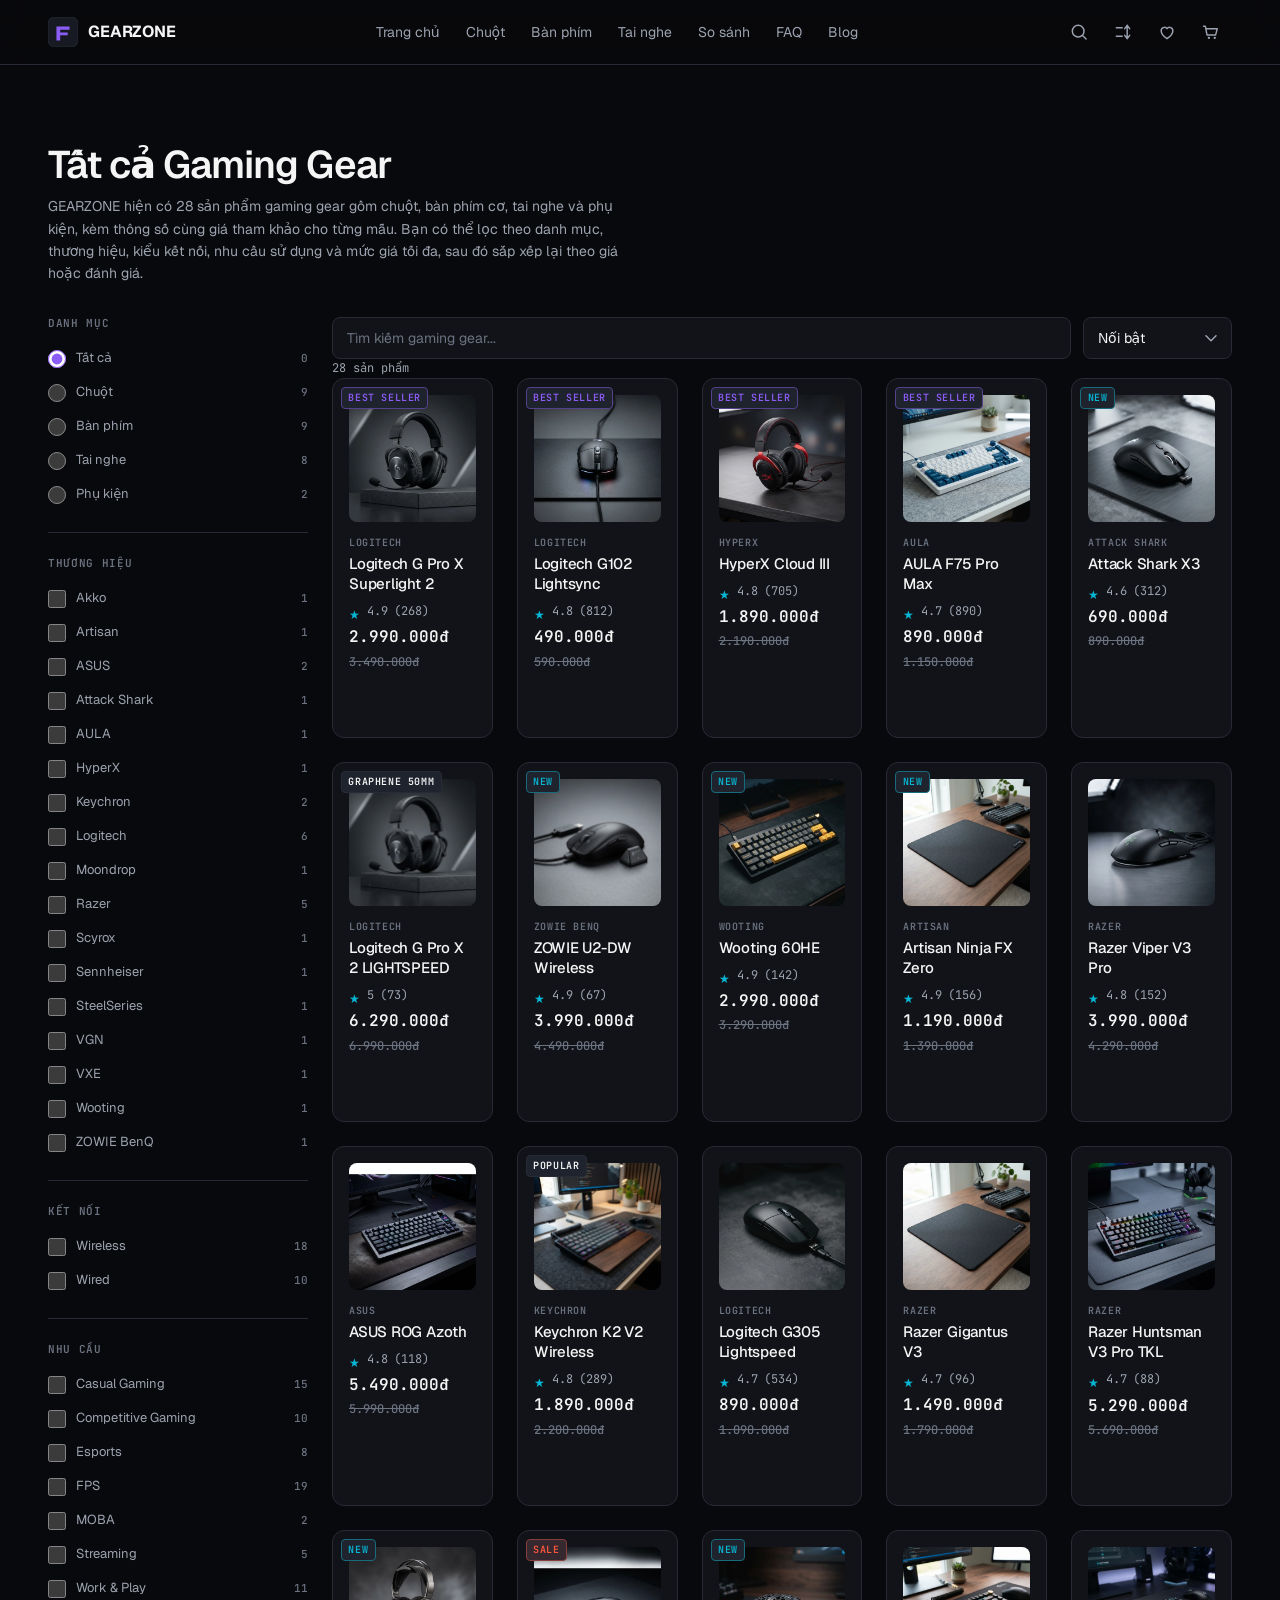
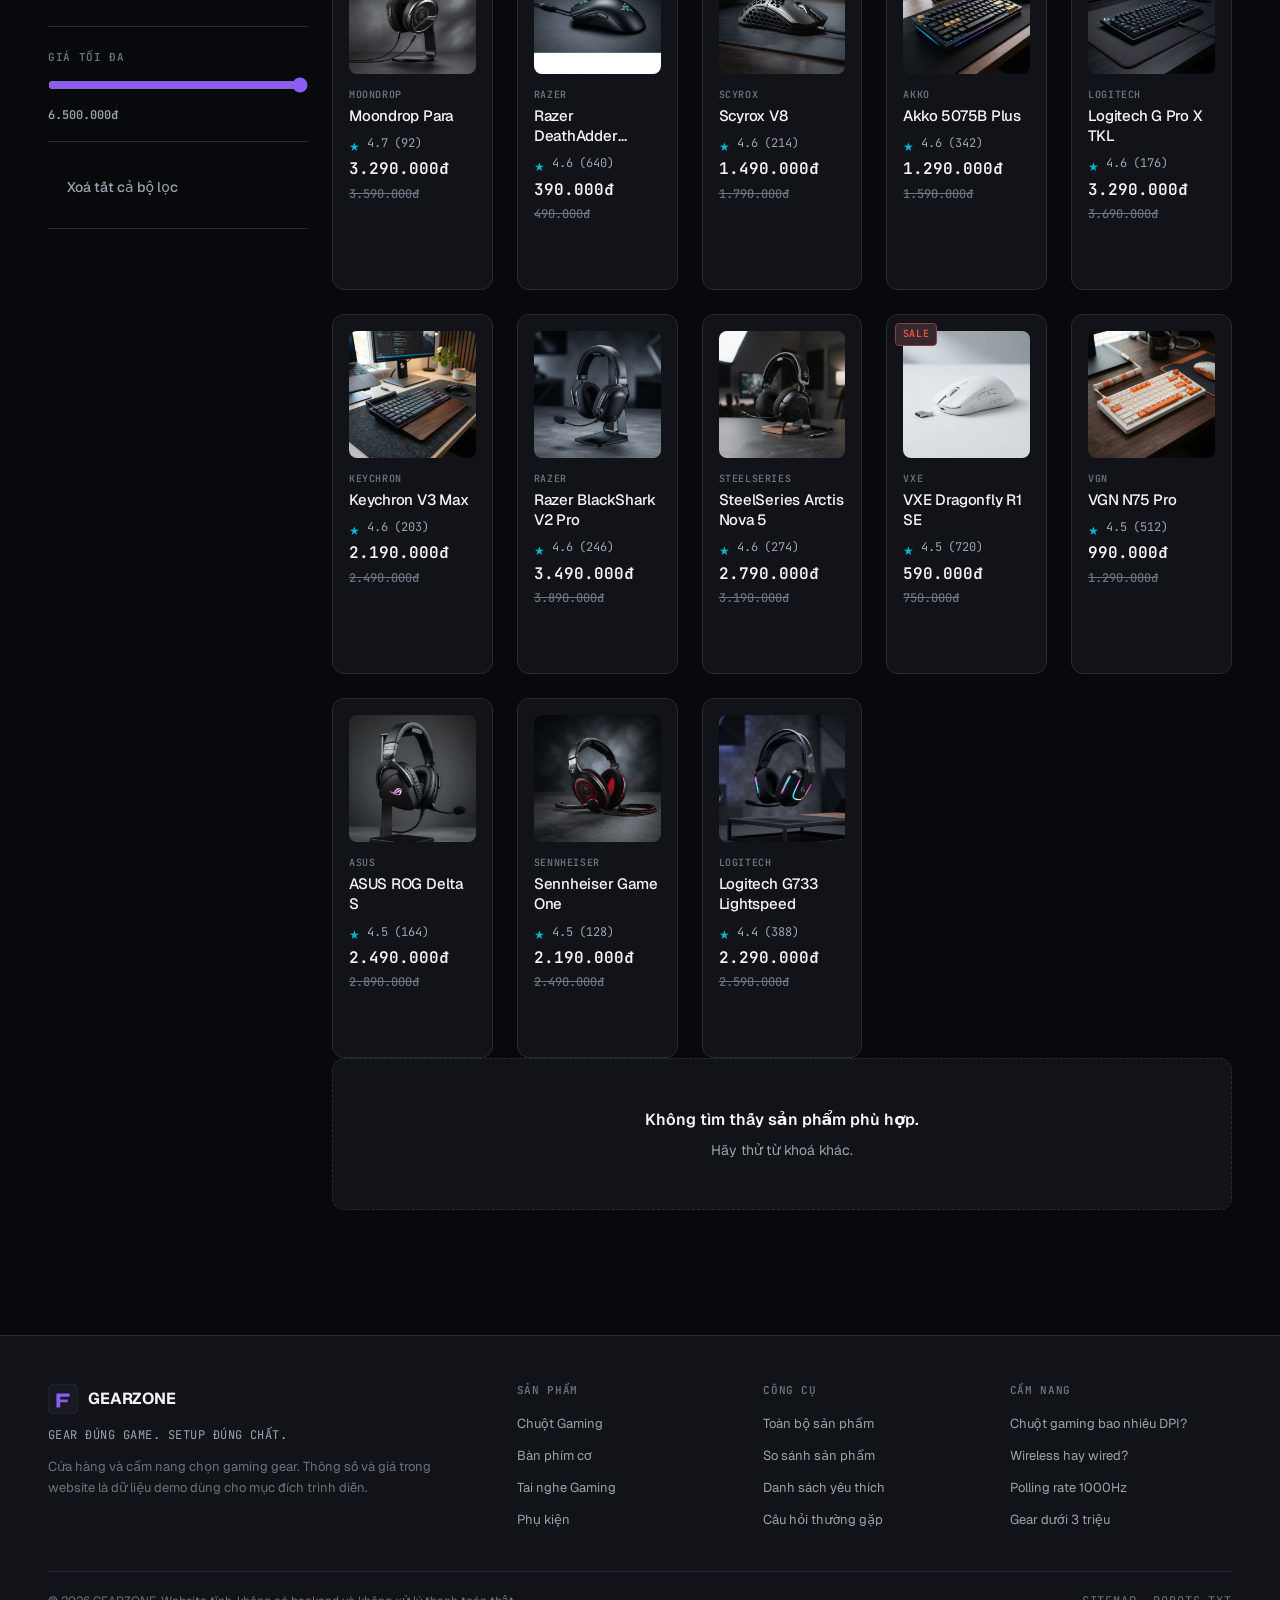
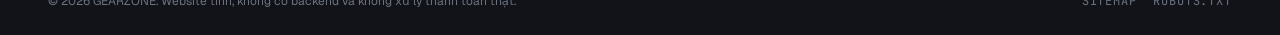
<file: products.html>
<!DOCTYPE html>
<html lang="vi">
<head>
<meta charset="utf-8">
<meta name="viewport" content="width=device-width, initial-scale=1">

<!-- ============ SEO ============ -->
<title>Tất cả Gaming Gear — 28 sản phẩm chuột, bàn phím, tai nghe | GEARZONE</title>
<meta name="description" content="Duyệt toàn bộ 28 sản phẩm gaming gear của GEARZONE và lọc theo thương hiệu, mức giá, kiểu kết nối để chọn đúng chuột, bàn phím cơ, tai nghe hoặc phụ kiện.">
<link rel="canonical" href="https://geoweb-minhtu.vercel.app/products.html">
<meta name="robots" content="index, follow">
<meta name="theme-color" content="#08090C">

<!-- Open Graph -->
<meta property="og:type" content="website">
<meta property="og:site_name" content="GEARZONE">
<meta property="og:locale" content="vi_VN">
<meta property="og:title" content="Tất cả Gaming Gear — 28 sản phẩm | GEARZONE">
<meta property="og:description" content="Lọc gaming gear theo danh mục, thương hiệu, kiểu kết nối, nhu cầu và giá tối đa. 28 sản phẩm chuột, bàn phím cơ, tai nghe và phụ kiện.">
<meta property="og:url" content="https://geoweb-minhtu.vercel.app/products.html">
<meta property="og:image" content="https://geoweb-minhtu.vercel.app/images/keyboard/aula-f75-pro-max.webp">
<meta name="twitter:card" content="summary_large_image">

<!-- Fonts: Geist (narrative) + JetBrains Mono (telemetry labels) -->
<link rel="preconnect" href="https://fonts.googleapis.com">
<link rel="preconnect" href="https://fonts.gstatic.com" crossorigin>
<link rel="preload" as="style" href="https://fonts.googleapis.com/css2?family=Geist:wght@400;500;600;700&family=JetBrains+Mono:wght@500;600&display=swap">
<link rel="stylesheet" href="https://fonts.googleapis.com/css2?family=Geist:wght@400;500;600;700&family=JetBrains+Mono:wght@500;600&display=swap">
<link rel="stylesheet" href="styles.css">
<link rel="icon" href="data:image/svg+xml,%3Csvg xmlns='http://www.w3.org/2000/svg' viewBox='0 0 32 32'%3E%3Crect width='32' height='32' rx='7' fill='%2308090C'/%3E%3Cpath d='M9 10h14v3.5h-10v3h8v3h-8v5.5H9z' fill='%238B5CF6'/%3E%3C/svg%3E">

<!-- ============ JSON-LD: Organization ============ -->
<script type="application/ld+json">
{
  "@context": "https://schema.org",
  "@type": "Organization",
  "name": "GEARZONE",
  "description": "Cửa hàng và cẩm nang chọn gaming gear: chuột, bàn phím cơ, tai nghe, phụ kiện.",
  "url": "https://geoweb-minhtu.vercel.app/",
  "logo": "https://geoweb-minhtu.vercel.app/images/keyboard/aula-f75-pro-max.webp",
  "areaServed": "VN"
}
</script>

<!-- ============ JSON-LD: WebSite (tìm kiếm nội bộ) ============ -->
<script type="application/ld+json">
{
  "@context": "https://schema.org",
  "@type": "WebSite",
  "name": "GEARZONE",
  "url": "https://geoweb-minhtu.vercel.app/",
  "inLanguage": "vi-VN",
  "potentialAction": {
    "@type": "SearchAction",
    "target": "https://geoweb-minhtu.vercel.app/products.html?q={search_term_string}",
    "query-input": "required name=search_term_string"
  }
}
</script>

<!-- ============ JSON-LD: BreadcrumbList ============ -->
<script type="application/ld+json">
{
  "@context": "https://schema.org",
  "@type": "BreadcrumbList",
  "itemListElement": [
    {
      "@type": "ListItem",
      "position": 1,
      "name": "Trang chủ",
      "item": "https://geoweb-minhtu.vercel.app/"
    },
    {
      "@type": "ListItem",
      "position": 2,
      "name": "Sản phẩm",
      "item": "https://geoweb-minhtu.vercel.app/products.html"
    }
  ]
}
</script>

<!-- ============ JSON-LD: ItemList — danh mục đầy đủ của trang sản phẩm ============ -->
<script type="application/ld+json" id="ld-itemlist">
{"@context":"https://schema.org","@type":"ItemList","name":"Tất cả gaming gear GEARZONE","numberOfItems":25,"itemListElement":[]}
</script>
</head>

<body data-page="products">

<a class="skip-link" href="#main">Chuyển tới nội dung chính</a>

<!-- ============================================================
     HEADER
     ============================================================ -->
<header class="site-header" id="site-header">
  <div class="container header-inner">

    <button class="nav-toggle" id="nav-toggle" aria-label="Mở menu" aria-expanded="false" aria-controls="main-nav">
      <svg viewBox="0 0 24 24" aria-hidden="true" focusable="false"><path d="M3 6h18M3 12h18M3 18h18" stroke="currentColor" stroke-width="1.75" fill="none" stroke-linecap="round"/></svg>
    </button>

    <a class="brand" href="index.html" aria-label="GEARZONE — trang chủ">
      <svg class="brand-mark" viewBox="0 0 32 32" aria-hidden="true" focusable="false">
        <rect width="32" height="32" rx="7" fill="var(--surface-2)" stroke="var(--border)"/>
        <path d="M9 10h14v3.5h-10v3h8v3h-8v5.5H9z" fill="var(--primary)"/>
      </svg>
      <span class="brand-name">GEARZONE</span>
    </a>

    <nav class="main-nav" id="main-nav" aria-label="Điều hướng chính">
      <ul class="nav-list">
        <li><a class="nav-link" href="index.html">Trang chủ</a></li>
        <li><a class="nav-link" href="products.html?category=mouse">Chuột</a></li>
        <li><a class="nav-link" href="products.html?category=keyboard">Bàn phím</a></li>
        <li><a class="nav-link" href="products.html?category=headset">Tai nghe</a></li>
        <li><a class="nav-link" href="compare.html">So sánh</a></li>
        <li><a class="nav-link" href="faq.html">FAQ</a></li>
        <li><a class="nav-link" href="blog.html">Blog</a></li>
      </ul>
    </nav>

    <div class="header-actions">
      <button class="icon-btn" id="search-toggle" aria-label="Tìm kiếm sản phẩm" aria-expanded="false" aria-controls="header-search">
        <svg viewBox="0 0 24 24" aria-hidden="true" focusable="false"><circle cx="11" cy="11" r="7" stroke="currentColor" stroke-width="1.75" fill="none"/><path d="m16.5 16.5 4 4" stroke="currentColor" stroke-width="1.75" stroke-linecap="round"/></svg>
      </button>

      <a class="icon-btn" href="compare.html" aria-label="Danh sách so sánh">
        <svg viewBox="0 0 24 24" aria-hidden="true" focusable="false"><path d="M4 7h7M4 17h7M17 4v16M14 8l3-4 3 4M14 16l3 4 3-4" stroke="currentColor" stroke-width="1.75" fill="none" stroke-linecap="round" stroke-linejoin="round"/></svg>
        <span class="count-badge" data-compare-count hidden>0</span>
      </a>

      <a class="icon-btn" href="products.html?wishlist=1" aria-label="Danh sách yêu thích">
        <svg viewBox="0 0 24 24" aria-hidden="true" focusable="false"><path d="M12 20s-7-4.5-7-9.5A3.9 3.9 0 0 1 12 8a3.9 3.9 0 0 1 7 2.5c0 5-7 9.5-7 9.5Z" stroke="currentColor" stroke-width="1.75" fill="none" stroke-linejoin="round"/></svg>
        <span class="count-badge" data-wishlist-count hidden>0</span>
      </a>

      <button class="icon-btn" id="cart-toggle" aria-label="Mở giỏ hàng" aria-expanded="false" aria-controls="cart-drawer">
        <svg viewBox="0 0 24 24" aria-hidden="true" focusable="false"><path d="M3 5h2.2l2 10.5h10.4L19.5 8H6.2" stroke="currentColor" stroke-width="1.75" fill="none" stroke-linecap="round" stroke-linejoin="round"/><circle cx="9.5" cy="19" r="1.4" fill="currentColor"/><circle cx="16.5" cy="19" r="1.4" fill="currentColor"/></svg>
        <span class="count-badge" data-cart-count hidden>0</span>
      </button>
    </div>
  </div>

  <!-- Search thanh trượt -->
  <div class="header-search" id="header-search" hidden>
    <div class="container">
      <form class="search-form" role="search" onsubmit="return false">
        <label class="visually-hidden" for="site-search">Tìm kiếm gaming gear</label>
        <svg class="search-icon" viewBox="0 0 24 24" aria-hidden="true" focusable="false"><circle cx="11" cy="11" r="7" stroke="currentColor" stroke-width="1.75" fill="none"/><path d="m16.5 16.5 4 4" stroke="currentColor" stroke-width="1.75" stroke-linecap="round"/></svg>
        <input type="search" id="site-search" class="search-input" placeholder="Tìm kiếm gaming gear..." autocomplete="off" data-search-input>
        <button type="button" class="search-clear" id="search-clear" aria-label="Xoá từ khoá" hidden>Xoá</button>
      </form>
    </div>
  </div>
</header>

<main id="main">

  <!-- ============================================================
       CATALOG — bộ lọc + toàn bộ 28 sản phẩm
       ============================================================ -->
  <section class="section" aria-labelledby="products-title">
    <div class="container">

      <!-- Tiêu đề trang -->
      <header class="section-head">
        <h1 class="section-title" id="products-title">Tất cả Gaming Gear</h1>
        <p class="section-sub">
          GEARZONE hiện có 28 sản phẩm gaming gear gồm chuột, bàn phím cơ, tai nghe và phụ kiện,
          kèm thông số cùng giá tham khảo cho từng mẫu. Bạn có thể lọc theo danh mục, thương hiệu,
          kiểu kết nối, nhu cầu sử dụng và mức giá tối đa, sau đó sắp xếp lại theo giá hoặc đánh giá.
        </p>
      </header>

      <div class="catalog-layout">

        <!-- ===================== Bộ lọc ===================== -->
        <aside class="facet-panel" id="facet-panel" aria-label="Bộ lọc sản phẩm">

          <!-- Danh mục -->
          <div class="facet-group">
            <h2 class="facet-title">Danh mục</h2>
            <div class="facet-list" data-facet="category">
              <label class="facet-item" for="facet-category-all">
                <input type="radio" id="facet-category-all" name="category" value="all" checked>
                <span>Tất cả</span>
                <span class="facet-count">25</span>
              </label>
              <label class="facet-item" for="facet-category-mouse">
                <input type="radio" id="facet-category-mouse" name="category" value="mouse">
                <span>Chuột</span>
                <span class="facet-count">9</span>
              </label>
              <label class="facet-item" for="facet-category-keyboard">
                <input type="radio" id="facet-category-keyboard" name="category" value="keyboard">
                <span>Bàn phím</span>
                <span class="facet-count">8</span>
              </label>
              <label class="facet-item" for="facet-category-headset">
                <input type="radio" id="facet-category-headset" name="category" value="headset">
                <span>Tai nghe</span>
                <span class="facet-count">7</span>
              </label>
              <label class="facet-item" for="facet-category-accessory">
                <input type="radio" id="facet-category-accessory" name="category" value="accessory">
                <span>Phụ kiện</span>
                <span class="facet-count">1</span>
              </label>
            </div>
          </div>

          <!-- Thương hiệu — script.js sinh checkbox từ data/products.json -->
          <div class="facet-group">
            <h2 class="facet-title">Thương hiệu</h2>
            <div class="facet-list" data-facet="brand" data-facet-source="brand"></div>
          </div>

          <!-- Kết nối -->
          <div class="facet-group">
            <h2 class="facet-title">Kết nối</h2>
            <div class="facet-list" data-facet="connection">
              <label class="facet-item" for="facet-connection-wireless">
                <input type="checkbox" id="facet-connection-wireless" name="connection" value="Wireless">
                <span>Wireless</span>
                <span class="facet-count">16</span>
              </label>
              <label class="facet-item" for="facet-connection-wired">
                <input type="checkbox" id="facet-connection-wired" name="connection" value="Wired">
                <span>Wired</span>
                <span class="facet-count">9</span>
              </label>
            </div>
          </div>

          <!-- Nhu cầu — script.js sinh checkbox từ data/products.json -->
          <div class="facet-group">
            <h2 class="facet-title">Nhu cầu</h2>
            <div class="facet-list" data-facet="useCase" data-facet-source="useCases"></div>
          </div>

          <!-- Giá tối đa -->
          <div class="facet-group">
            <h2 class="facet-title">Giá tối đa</h2>
            <label class="visually-hidden" for="price-range">Giá tối đa</label>
            <input type="range" class="range-input" id="price-range" data-facet="priceMax" min="0" max="6000000" step="100000" value="6000000">
            <output for="price-range" id="price-range-out" class="range-out">6.000.000đ</output>
          </div>

          <!-- Xoá bộ lọc -->
          <footer class="facet-group">
            <button class="btn btn-ghost" type="button" data-facet-reset>Xoá tất cả bộ lọc</button>
          </footer>
        </aside>

        <!-- ===================== Kết quả ===================== -->
        <div>

          <button class="facet-toggle" type="button" id="facet-toggle" aria-expanded="false" aria-controls="facet-panel">Bộ lọc</button>

          <div class="control-row">
            <div class="field field--grow">
              <label class="visually-hidden" for="products-search">Tìm kiếm gaming gear</label>
              <input type="search" class="input" data-search-input id="products-search" placeholder="Tìm kiếm gaming gear...">
            </div>

            <div class="field">
              <label class="visually-hidden" for="products-sort">Sắp xếp sản phẩm</label>
              <select class="input" data-sort id="products-sort">
                <option value="featured">Nổi bật</option>
                <option value="price-asc">Giá thấp → cao</option>
                <option value="price-desc">Giá cao → thấp</option>
                <option value="rating">Đánh giá cao</option>
                <option value="newest">Mới nhất</option>
              </select>
            </div>
          </div>

          <div class="active-filters" id="active-filters" aria-live="polite"></div>

          <p class="result-count" id="products-result" role="status" aria-live="polite">Đang tải…</p>

          <p class="section-sub" id="wishlist-note" hidden>Đang hiển thị danh sách yêu thích của bạn.</p>

          <div class="product-grid" id="product-grid" data-render="catalog" aria-busy="true">
            <!-- skeleton chống nhấp nháy khi tải -->
            <div class="skeleton-card" aria-hidden="true"></div>
            <div class="skeleton-card" aria-hidden="true"></div>
            <div class="skeleton-card" aria-hidden="true"></div>
            <div class="skeleton-card" aria-hidden="true"></div>
            <div class="skeleton-card" aria-hidden="true"></div>
          </div>

          <p class="empty-state" id="catalog-empty" hidden>
            <strong>Không tìm thấy sản phẩm phù hợp.</strong>
            <span>Hãy thử từ khoá khác.</span>
          </p>
        </div>
      </div>

      <!-- Thanh so sánh nhanh -->
      <div class="compare-actions" id="compare-bar" hidden>
        <p class="section-sub">
          Đang có <strong data-compare-count>0</strong> sản phẩm trong danh sách so sánh.
          Cần ít nhất 2 sản phẩm để đối chiếu thông số.
        </p>
        <a class="btn btn-primary" href="compare.html">Xem so sánh</a>
      </div>
    </div>
  </section>
</main>

<!-- ============================================================
     FOOTER
     ============================================================ -->
<footer class="site-footer">
  <div class="container">
    <div class="footer-grid">

      <div class="footer-brand">
        <a class="brand" href="index.html" aria-label="GEARZONE — trang chủ">
          <svg class="brand-mark" viewBox="0 0 32 32" aria-hidden="true" focusable="false">
            <rect width="32" height="32" rx="7" fill="var(--surface-2)" stroke="var(--border)"/>
            <path d="M9 10h14v3.5h-10v3h8v3h-8v5.5H9z" fill="var(--primary)"/>
          </svg>
          <span class="brand-name">GEARZONE</span>
        </a>
        <p class="footer-tagline">Gear đúng game. Setup đúng chất.</p>
        <p class="footer-note">Cửa hàng và cẩm nang chọn gaming gear. Thông số và giá trong website là dữ liệu demo dùng cho mục đích trình diễn.</p>
      </div>

      <nav class="footer-col" aria-label="Danh mục sản phẩm">
        <h2 class="footer-heading">Sản phẩm</h2>
        <ul>
          <li><a href="products.html?category=mouse">Chuột Gaming</a></li>
          <li><a href="products.html?category=keyboard">Bàn phím cơ</a></li>
          <li><a href="products.html?category=headset">Tai nghe Gaming</a></li>
          <li><a href="products.html?category=accessory">Phụ kiện</a></li>
        </ul>
      </nav>

      <nav class="footer-col" aria-label="Công cụ">
        <h2 class="footer-heading">Công cụ</h2>
        <ul>
          <li><a href="products.html">Toàn bộ sản phẩm</a></li>
          <li><a href="compare.html">So sánh sản phẩm</a></li>
          <li><a href="products.html?wishlist=1">Danh sách yêu thích</a></li>
          <li><a href="faq.html">Câu hỏi thường gặp</a></li>
        </ul>
      </nav>

      <nav class="footer-col" aria-label="Cẩm nang">
        <h2 class="footer-heading">Cẩm nang</h2>
        <ul>
          <li><a href="blog.html#dpi">Chuột gaming bao nhiêu DPI?</a></li>
          <li><a href="blog.html#wireless">Wireless hay wired?</a></li>
          <li><a href="blog.html#polling">Polling rate 1000Hz</a></li>
          <li><a href="blog.html#budget">Gear dưới 3 triệu</a></li>
        </ul>
      </nav>
    </div>

    <div class="footer-bottom">
      <p>© 2026 GEARZONE. Website tĩnh, không có backend và không xử lý thanh toán thật.</p>
      <ul class="footer-legal">
        <li><a href="sitemap.xml">Sitemap</a></li>
        <li><a href="robots.txt">robots.txt</a></li>
      </ul>
    </div>
  </div>
</footer>

<!-- ============================================================
     QUICK VIEW POPUP (desktop hover / mobile bottom sheet)
     ============================================================ -->
<div class="quickview" id="quickview" role="dialog" aria-label="Thông tin nhanh sản phẩm" hidden>
  <div class="quickview-inner" id="quickview-inner"></div>
</div>
<div class="sheet-backdrop" id="sheet-backdrop" hidden></div>

<!-- ============================================================
     CART DRAWER
     ============================================================ -->
<aside class="cart-drawer" id="cart-drawer" aria-label="Giỏ hàng" aria-hidden="true" hidden>
  <header class="cart-head">
    <h2 class="cart-title">Giỏ hàng của bạn</h2>
    <button class="icon-btn" id="cart-close" aria-label="Đóng giỏ hàng">
      <svg viewBox="0 0 24 24" aria-hidden="true" focusable="false"><path d="m6 6 12 12M18 6 6 18" stroke="currentColor" stroke-width="1.75" stroke-linecap="round"/></svg>
    </button>
  </header>

  <div class="cart-body" id="cart-body">
    <p class="state-msg">Giỏ hàng đang trống.</p>
  </div>

  <footer class="cart-foot" id="cart-foot" hidden>
    <p class="cart-subtotal"><span>Tạm tính</span><strong id="cart-subtotal">0đ</strong></p>
    <a class="btn btn-primary btn-block" id="cart-checkout" href="thanhtoan.html">Tiến hành thanh toán</a>
    <p class="cart-hint">Đây là giỏ hàng demo, không có giao dịch thật.</p>
  </footer>
</aside>

<button class="back-to-top" id="back-to-top" aria-label="Về đầu trang" hidden>
  <svg viewBox="0 0 24 24" aria-hidden="true" focusable="false"><path d="M12 19V6M6 12l6-6 6 6" stroke="currentColor" stroke-width="1.75" fill="none" stroke-linecap="round" stroke-linejoin="round"/></svg>
</button>

<!-- Thông báo dùng chung (thêm vào giỏ, giới hạn so sánh…) -->
<div class="toast-stack" id="toast-stack" role="status" aria-live="polite"></div>

<script src="script.js" defer></script>
</body>
</html>
</file>
<file: styles.css>
/* ==========================================================================
   GEARZONE — Obsidian Precision
   Single-file, plain CSS3. No preprocessor, no framework, no external sheets.
   Fonts (Geist / JetBrains Mono) are linked from the HTML head.

   JS-rendered markup contract (script.js):
     product card : .product-card > .product-media > (.product-badge, img)
                    + .product-brand + .product-name + .product-rating
                    + .product-price(.price-now/.price-was) + .product-actions
     quickview    : .qv-name .qv-price .qv-warranty .qv-desc .qv-specs
                    .qv-promos .qv-actions
     cart line    : .cart-line > img + .cart-line-info(name/brand/price)
                    + .qty-btn/.qty-value + .cart-remove
   ========================================================================== */

/* ===== 01. Design tokens ===== */
:root{
  color-scheme:dark;
  --bg:#08090C; --surface:#111318; --surface-2:#171A22; --surface-3:#1F232D;
  --border:#272B35; --border-strong:#33353a;
  --text:#F5F5F5; --text-2:#9CA3AF; --text-3:#6B7280;
  --primary:#8B5CF6; --primary-dark:#7C3AED; --primary-soft:rgba(139,92,246,.12);
  --secondary:#06B6D4; --tertiary:#FF563D; --success:#22C55E; --error:#EF4444;
  --shadow-2:0 8px 24px -4px rgba(0,0,0,.6);
  --shadow-3:0 24px 48px -12px rgba(0,0,0,.85);
  --radius-sm:.25rem; --radius:.5rem; --radius-md:.75rem; --radius-lg:1rem;
  --gutter:1.5rem; --gutter-mobile:1rem; --margin:3rem; --margin-mobile:1.25rem;
  --dur:200ms; --ease:cubic-bezier(.16,1,.3,1);
  --font-sans:'Geist',ui-sans-serif,system-ui,-apple-system,'Segoe UI',Roboto,'Helvetica Neue',sans-serif;
  --font-mono:'JetBrains Mono',ui-monospace,SFMono-Regular,Menlo,Consolas,monospace;
}

/* ===== 02. Reset + base ===== */
*,*::before,*::after{box-sizing:border-box}
/* Author `display` beats the UA's [hidden] rule, so any element we toggle with the
   hidden attribute needs this to actually disappear. Backstop for the per-element
   guards below — script.js only sets the attribute, never an inline style. */
[hidden]{display:none!important}
html{scroll-behavior:smooth;scroll-padding-top:5rem;-webkit-text-size-adjust:100%}
body{
  margin:0;overflow-x:clip;
  background:var(--bg);color:var(--text);
  font:400 15px/1.6 var(--font-sans);
  -webkit-font-smoothing:antialiased;
}
h1,h2,h3,h4{margin:0;color:var(--text);font-weight:600;line-height:1.18}
h1{letter-spacing:-.03em} h2{letter-spacing:-.025em} h3,h4{letter-spacing:-.015em}
p{margin:0;color:var(--text-2)}
a{color:inherit;text-decoration:none}
img,svg{display:block;max-width:100%}
ul,ol{margin:0;padding:0;list-style:none}
button{font:inherit;color:inherit;background:none;border:0;padding:0;cursor:pointer}
input,select,textarea{font:inherit;color:inherit}
table{margin:0}
:focus-visible{outline:2px solid var(--primary);outline-offset:2px}

/* ===== 03. Layout ===== */
.container{width:100%;max-width:1440px;margin-inline:auto;padding-inline:var(--margin)}
.container--narrow{max-width:860px}
.section{padding-block:clamp(3rem,6vw,6rem)}
@media (max-width:767px){
  :root{--gutter:var(--gutter-mobile)}
  .container{padding-inline:var(--margin-mobile)}
}

/* ===== 04. Section headers + small labels ===== */
.section-head{margin-bottom:2rem}
.section-head--row{display:flex;flex-wrap:wrap;gap:1rem;align-items:flex-end;justify-content:space-between}
.section-title{font-size:clamp(1.75rem,3vw,2.5rem);font-weight:600;letter-spacing:-.025em}
.section-sub{margin-top:.5rem;font-size:14px;max-width:64ch}
.section-sub a{color:var(--primary)}
.section-sub a:hover{color:var(--text)}
.eyebrow,.count-chip,.category-meta,.setup-tag,.footer-heading,.footer-legal,
.article-kicker,.facet-title,.compare-label,.qv-warranty{
  font-family:var(--font-mono);text-transform:uppercase;letter-spacing:.06em;
}
.eyebrow{font-size:12px;font-weight:600;color:var(--primary)}
.count-chip{font-size:12px;font-weight:500;letter-spacing:.04em;color:var(--text-2);vertical-align:middle}
.result-count{font-family:var(--font-mono);font-size:12px;font-variant-numeric:tabular-nums;color:var(--text-2);white-space:nowrap}

/* ===== 05. Buttons ===== */
.btn{
  display:inline-flex;align-items:center;justify-content:center;gap:.5rem;
  min-height:42px;padding:.625rem 1.125rem;
  border:1px solid transparent;border-radius:var(--radius);
  font:500 14px/1 var(--font-sans);color:var(--text);text-align:center;
  transition:background-color var(--dur) var(--ease),border-color var(--dur) var(--ease),transform var(--dur) var(--ease);
}
.btn:active{transform:scale(.98)}
.btn-primary{background-color:var(--primary);color:#fff}
.btn-primary:hover{background-color:var(--primary-dark)}
.btn-secondary{background-color:var(--surface-2);border-color:var(--border);color:var(--text)}
.btn-secondary:hover{background-color:var(--surface-3);border-color:var(--text-2)}
.btn-ghost{background-color:transparent;color:var(--text-2)}
.btn-ghost:hover{background-color:var(--surface-2);color:var(--text)}
.btn-block{width:100%}
.btn[disabled],.btn[aria-disabled="true"]{opacity:.5;pointer-events:none}
.icon-btn{
  position:relative;display:inline-flex;align-items:center;justify-content:center;
  width:42px;height:42px;border-radius:var(--radius);color:var(--text-2);
  transition:background-color var(--dur) var(--ease),color var(--dur) var(--ease);
}
.icon-btn:hover{background-color:var(--surface-2);color:var(--text)}
.icon-btn svg{width:20px;height:20px;flex:none}
.count-badge{
  position:absolute;top:.25rem;right:.25rem;
  display:inline-flex;align-items:center;justify-content:center;
  min-width:16px;height:16px;padding:0 .25rem;border-radius:9999px;
  background-color:var(--primary);color:#fff;
  font:600 10px/1 var(--font-mono);font-variant-numeric:tabular-nums;
}
.count-badge[hidden]{display:none}
.back-to-top{
  position:fixed;right:var(--margin-mobile);bottom:var(--margin-mobile);z-index:60;
  display:flex;align-items:center;justify-content:center;
  width:48px;height:48px;border-radius:50%;
  background-color:var(--surface-3);border:1px solid var(--border);
  box-shadow:var(--shadow-2);color:var(--text-2);
  transition:border-color var(--dur) var(--ease),color var(--dur) var(--ease);
}
.back-to-top:hover{border-color:var(--primary);color:var(--text)}
.back-to-top svg{width:20px;height:20px}
.back-to-top[hidden]{display:none}

/* ===== 06. Forms ===== */
.input,.search-input{
  width:100%;height:42px;padding:0 .875rem;
  background-color:var(--surface);border:1px solid var(--border);border-radius:var(--radius);
  font:400 14px/1 var(--font-sans);color:var(--text);
  transition:border-color var(--dur) var(--ease),background-color var(--dur) var(--ease);
}
.input::placeholder,.search-input::placeholder{color:var(--text-3)}
.input:hover,.search-input:hover{border-color:var(--border-strong)}
.input:focus,.search-input:focus{border-color:var(--primary);background-color:var(--surface-2);outline:none}
.input:focus-visible,.search-input:focus-visible{outline:2px solid var(--primary);outline-offset:2px}
input[type="search"]::-webkit-search-cancel-button{display:none}
select.input{
  appearance:none;-webkit-appearance:none;padding-right:2.25rem;cursor:pointer;
  background-color:var(--surface);
  background-image:url("data:image/svg+xml,%3Csvg xmlns='http://www.w3.org/2000/svg' viewBox='0 0 12 8'%3E%3Cpath d='M1 1.75 6 6.75l5-5' fill='none' stroke='%239CA3AF' stroke-width='1.5' stroke-linecap='round' stroke-linejoin='round'/%3E%3C/svg%3E");
  background-repeat:no-repeat;background-position:right .875rem center;background-size:12px 8px;
}
.field{display:flex;flex-direction:column}
.field--grow{flex:1 1 16rem;min-width:0}
.control-row{display:flex;flex-wrap:wrap;gap:.75rem;align-items:center}
.catalog-controls{display:flex;flex-direction:column;gap:1rem;margin-bottom:1.5rem}
.filter-row,.faq-chips{display:flex;flex-wrap:wrap;gap:.5rem}
.search-form{position:relative;display:flex;align-items:center}
.search-icon{position:absolute;left:.875rem;width:18px;height:18px;color:var(--text-3);pointer-events:none}
.search-form .search-input{padding-left:2.75rem;padding-right:5rem}
.search-clear{
  position:absolute;right:.375rem;padding:.375rem .625rem;border-radius:var(--radius-sm);
  font-family:var(--font-mono);font-size:11px;letter-spacing:.04em;text-transform:uppercase;color:var(--text-2);
}
.search-clear:hover{background-color:var(--surface-3);color:var(--text)}
.search-clear[hidden]{display:none}

/* ===== 07. Chips ===== */
.chip{
  display:inline-flex;align-items:center;gap:.375rem;
  min-height:36px;padding:.4rem .75rem;
  background-color:var(--surface-2);border:1px solid var(--border);border-radius:var(--radius);
  font:500 11px/1 var(--font-mono);letter-spacing:.04em;text-transform:uppercase;color:var(--text-2);
  transition:background-color var(--dur) var(--ease),border-color var(--dur) var(--ease),color var(--dur) var(--ease);
}
.chip:hover{background-color:var(--surface-3);color:var(--text)}
.chip.is-active{background-color:var(--surface-3);border-color:var(--primary);color:var(--text)}

/* ===== 08. Sticky header + navigation ===== */
.site-header{
  position:sticky;top:0;z-index:50;
  background:color-mix(in srgb,var(--bg) 88%,transparent);
  -webkit-backdrop-filter:blur(12px);backdrop-filter:blur(12px);
  border-bottom:1px solid var(--border);
}
.header-inner{display:flex;align-items:center;gap:.5rem;min-height:64px}
.brand{display:inline-flex;align-items:center;gap:.625rem;flex:none}
.brand-mark{width:30px;height:30px}
.brand-name{font-size:16px;font-weight:700;letter-spacing:-.01em}
.main-nav{margin-inline:auto}
.nav-list{display:flex;align-items:center;gap:.125rem}
.nav-link{
  display:inline-flex;align-items:center;padding:.5rem .75rem;border-radius:var(--radius);
  font-size:14px;color:var(--text-2);
  transition:background-color var(--dur) var(--ease),color var(--dur) var(--ease);
}
.nav-link:hover{background-color:var(--surface-2);color:var(--text)}
.nav-link[aria-current="page"]{color:var(--text)}
.header-actions{display:flex;align-items:center;gap:.125rem}
.nav-toggle{
  display:inline-flex;align-items:center;justify-content:center;
  width:42px;height:42px;margin-left:-.5rem;border-radius:var(--radius);color:var(--text-2);
}
.nav-toggle:hover{background-color:var(--surface-2);color:var(--text)}
.nav-toggle svg{width:22px;height:22px}
.header-search{border-top:1px solid var(--border);background-color:var(--surface);padding-block:.75rem}
@media (max-width:1023px){
  .main-nav{
    position:absolute;top:100%;left:0;right:0;display:none;
    background-color:var(--surface);border-bottom:1px solid var(--border);
    box-shadow:var(--shadow-2);padding:.5rem var(--margin-mobile);
  }
  body.nav-open .main-nav{display:block}
  .nav-list{flex-direction:column;align-items:stretch;gap:0}
  .nav-link{min-height:48px;padding-inline:.75rem}
  .header-actions{margin-left:auto}
}
@media (min-width:1024px){#nav-toggle{display:none}}

/* ===== 09. Hero ===== */
.hero{padding-block:clamp(2.5rem,6vw,5rem)}
.hero-inner{display:grid;gap:2.5rem;align-items:center}
.hero-copy{min-width:0}
.hero-title{margin:.625rem 0 .875rem;font-size:clamp(2.25rem,5vw,3.5rem);font-weight:700;letter-spacing:-.03em;line-height:1.12}
.hero-desc{font-size:16px;max-width:56ch}
.hero-cta{display:flex;flex-wrap:wrap;gap:.75rem;margin-top:1.75rem}
.hero-stats{display:flex;flex-wrap:wrap;gap:1rem 2.5rem;margin-top:2rem;padding-top:1.5rem;border-top:1px solid var(--border)}
.hero-stats li{display:flex;flex-direction:column;gap:.125rem}
.hero-stats strong{font-family:var(--font-mono);font-size:20px;font-weight:600;font-variant-numeric:tabular-nums;color:var(--text)}
.hero-stats span{font-family:var(--font-mono);font-size:10px;letter-spacing:.06em;text-transform:uppercase;color:var(--text-3)}
.hero-visual{display:grid;grid-template-columns:repeat(2,minmax(0,1fr));gap:var(--gutter)}
.hero-tile{
  overflow:hidden;border:1px solid var(--border);border-radius:var(--radius-md);
  background:linear-gradient(160deg,var(--surface-2),var(--surface));
}
.hero-tile img{width:100%;aspect-ratio:1;object-fit:contain;padding:1rem}
.hero-tile--wide{grid-column:span 2}
.hero-tile--wide img{aspect-ratio:2/1}

/* New: hero-frame groups multiple images into one framed card */
.hero-frame{
  display:flex;flex-direction:column;gap:var(--gutter);
  background:linear-gradient(160deg,var(--surface-2),var(--surface));
  border:1px solid var(--border);border-radius:var(--radius-md);padding:0.75rem;
}
.hero-frame__item{overflow:hidden;border-radius:var(--radius);background:transparent;display:block}
.hero-frame__item img{width:100%;aspect-ratio:1;object-fit:contain;padding:.75rem;background:linear-gradient(160deg,transparent,transparent)}
.hero-frame__item--large img{aspect-ratio:2/1;padding:.75rem}

@media (min-width:1024px){
  .hero-inner{grid-template-columns:minmax(0,1fr) minmax(0,1.05fr);gap:3rem}
  /* make the grouped frame align and stretch in the right column */
  .hero-frame{align-self:stretch}
}

/* ===== 10. Category grid ===== */
.category-grid{display:grid;grid-template-columns:repeat(2,minmax(0,1fr));gap:var(--gutter)}
.category-card{
  display:flex;flex-direction:column;align-items:flex-start;gap:.5rem;
  padding:1.25rem;text-align:left;
  background-color:var(--surface);border:1px solid var(--border);border-radius:var(--radius-md);
  transition:border-color var(--dur) var(--ease),background-color var(--dur) var(--ease);
}
.category-card:hover,.category-card:focus-within{border-color:var(--primary);background-color:var(--surface-2)}
.category-icon{display:inline-flex;color:var(--primary)}
.category-icon svg{width:24px;height:24px}
.category-name{font-size:15px;font-weight:500;color:var(--text)}
.category-meta{font-size:10px;font-weight:600;color:var(--text-3)}
@media (min-width:768px){.category-grid{grid-template-columns:repeat(4,minmax(0,1fr))}}

/* ===== 11. Product grid + rail — 5 / 4 / 3 / 2 columns ===== */
.product-grid,.product-rail{display:grid;grid-template-columns:repeat(2,minmax(0,1fr));gap:var(--gutter)}
@media (min-width:768px){
  .product-grid{grid-template-columns:repeat(3,minmax(0,1fr))}
  .product-rail{grid-template-columns:repeat(2,minmax(0,1fr))}
}
@media (min-width:1024px){
  .product-grid{grid-template-columns:repeat(4,minmax(0,1fr))}
  .product-rail{grid-template-columns:repeat(4,minmax(0,1fr))}
}
@media (min-width:1280px){.product-grid{grid-template-columns:repeat(5,minmax(0,1fr))}}

/* ===== 12. Product card ===== */
.product-card{
  position:relative;display:flex;flex-direction:column;
  padding:1rem;
  background-color:var(--surface);border:1px solid var(--border);border-radius:var(--radius-md);
  transition:border-color var(--dur) var(--ease),background-color var(--dur) var(--ease);
}
.product-card:hover,.product-card:focus-within{border-color:var(--primary);background-color:var(--surface-2)}
.product-media{
  position:relative;overflow:hidden;
  aspect-ratio:1;margin-bottom:.875rem;border-radius:var(--radius);
  background:linear-gradient(160deg,var(--surface-2),var(--surface));
}
.product-media img{width:100%;height:100%;object-fit:contain;transition:transform var(--dur) var(--ease)}
.product-card:hover .product-media img,.product-card:focus-within .product-media img{transform:scale(1.04)}
.product-badge{
  position:absolute;top:.5rem;left:.5rem;z-index:1;
  padding:.2rem .4rem;border-radius:var(--radius-sm);
  background-color:var(--surface-3);border:1px solid var(--border);
  font:600 10px/1.4 var(--font-mono);letter-spacing:.06em;text-transform:uppercase;color:var(--text);
}
.product-badge:empty{display:none}
.product-badge[data-badge="SALE"]{color:var(--tertiary);border-color:color-mix(in srgb,var(--tertiary) 45%,var(--border));background-color:color-mix(in srgb,var(--tertiary) 10%,var(--surface-3))}
.product-badge[data-badge="NEW"]{color:var(--secondary);border-color:color-mix(in srgb,var(--secondary) 45%,var(--border))}
.product-badge[data-badge="BEST SELLER"]{color:var(--primary);border-color:color-mix(in srgb,var(--primary) 45%,var(--border))}
.product-brand{font:600 10px/1.4 var(--font-mono);letter-spacing:.06em;text-transform:uppercase;color:var(--text-3)}
.product-name{
  margin:.25rem 0 .5rem;font-size:15px;font-weight:500;line-height:1.35;color:var(--text);
  display:-webkit-box;-webkit-box-orient:vertical;-webkit-line-clamp:2;line-clamp:2;overflow:hidden;
}
.product-rating{display:flex;align-items:center;gap:.375rem;font-family:var(--font-mono);font-size:12px;font-variant-numeric:tabular-nums;color:var(--text-2)}
.product-rating .star,.product-rating svg{color:var(--secondary);fill:currentColor;width:12px;height:12px}
.product-price{display:flex;align-items:baseline;flex-wrap:wrap;gap:.5rem;margin-top:.375rem}
.price-now{font:600 16px/1.2 var(--font-mono);font-variant-numeric:tabular-nums;color:var(--text)}
.price-was{font:500 12px/1.2 var(--font-mono);font-variant-numeric:tabular-nums;color:var(--text-3);text-decoration:line-through}
.product-actions{
  display:flex;align-items:center;gap:.25rem;margin-top:auto;
  padding-top:.875rem;opacity:0;pointer-events:none;
  transition:opacity var(--dur) var(--ease);
}
.product-card:hover .product-actions,
.product-card:focus-within .product-actions{opacity:1;pointer-events:auto}
.product-actions .icon-btn:focus-visible{opacity:1}
.product-actions .icon-btn{width:38px;height:38px;background-color:var(--surface-3);border:1px solid var(--border)}
.product-actions .icon-btn:hover{border-color:var(--primary);background-color:var(--surface-2)}
@media (hover:none){
  .product-actions{opacity:1;pointer-events:auto}
  .product-card:hover .product-media img{transform:none}
}

/* ===== 13. Quick view — desktop popup / mobile bottom sheet ===== */
.quickview{
  position:fixed;z-index:80;
  width:min(380px,calc(100vw - 2rem));
  padding:1.25rem;
  background-color:var(--surface-2);border:1px solid var(--border);border-radius:var(--radius-md);
  box-shadow:var(--shadow-2);
  opacity:0;transform:translateY(8px);pointer-events:none;
  transition:opacity var(--dur) var(--ease),transform var(--dur) var(--ease);
}
.quickview.is-open{opacity:1;transform:translateY(0)}
.quickview-inner{min-width:0}
.qv-name{font-size:16px;font-weight:600;color:var(--text);letter-spacing:-.015em}
.qv-price{display:flex;align-items:baseline;flex-wrap:wrap;gap:.5rem;margin:.5rem 0}
.qv-warranty{font-size:11px;font-weight:600;color:var(--success)}
.qv-desc{margin-top:.5rem;font-size:13px;line-height:1.55;color:var(--text-2)}
.qv-specs{margin:.875rem 0 0;display:flex;flex-direction:column}
.qv-specs > div{display:flex;align-items:baseline;justify-content:space-between;gap:1rem;padding:.4rem 0;border-bottom:1px solid var(--border)}
.qv-specs dt,.qv-specs > div > :first-child{font:500 11px/1.5 var(--font-mono);letter-spacing:.04em;text-transform:uppercase;color:var(--text-3)}
.qv-specs dd,.qv-specs > div > :last-child{margin:0;font-family:var(--font-sans);font-size:12px;color:var(--text);text-align:right}
.qv-promos{margin:.875rem 0 0;display:flex;flex-direction:column;gap:.375rem}
.qv-promos li{display:flex;align-items:flex-start;gap:.5rem;font-size:12px;color:var(--tertiary)}
.qv-promos svg{width:14px;height:14px;flex:none;color:var(--tertiary);fill:currentColor}
.qv-actions{display:flex;gap:.5rem;margin-top:1.125rem}
.qv-actions .btn{flex:1}
.sheet-backdrop{
  position:fixed;inset:0;z-index:79;
  background-color:rgba(8,9,12,.6);
  -webkit-backdrop-filter:blur(4px);backdrop-filter:blur(4px);
}
@media (max-width:767px),(hover:none){
  .quickview{
    left:0;right:0;bottom:0;top:auto;width:100%;max-height:82vh;overflow-y:auto;
    border-radius:var(--radius-lg) var(--radius-lg) 0 0;
    transform:translateY(100%);
  }
  .quickview.is-open{transform:translateY(0);pointer-events:auto}
}

/* ===== 14. Cart drawer ===== */
.cart-drawer{
  position:fixed;top:0;right:0;z-index:90;
  display:flex;flex-direction:column;
  width:min(400px,100vw);height:100dvh;
  background-color:var(--surface);border-left:1px solid var(--border);box-shadow:var(--shadow-3);
  transform:translateX(100%);
  transition:transform var(--dur) var(--ease);
}
.cart-drawer.is-open{transform:translateX(0)}
.cart-drawer[hidden]{display:none}
.cart-head{
  display:flex;align-items:center;justify-content:space-between;gap:1rem;
  padding:1rem 1.25rem;border-bottom:1px solid var(--border);
}
.cart-title{font-size:16px;font-weight:600;color:var(--text)}
.cart-body{flex:1 1 auto;overflow-y:auto;overscroll-behavior:contain;padding:0 1.25rem}
.cart-line{display:flex;align-items:flex-start;gap:.75rem;padding:.875rem 0;border-bottom:1px solid var(--border)}
.cart-line img{width:56px;height:56px;flex:none;object-fit:contain;background-color:var(--surface-2);border-radius:var(--radius-sm)}
.cart-line-info{flex:1 1 auto;min-width:0;display:flex;flex-direction:column;gap:.125rem}
.cart-line-info strong{font-size:14px;font-weight:500;color:var(--text);overflow:hidden;text-overflow:ellipsis;white-space:nowrap}
.cart-line-info em{font:500 10px/1.4 var(--font-mono);font-style:normal;letter-spacing:.06em;text-transform:uppercase;color:var(--text-3)}
.cart-line-info b{font:600 13px/1.4 var(--font-mono);font-variant-numeric:tabular-nums;color:var(--text)}
.qty-btn{
  display:inline-flex;align-items:center;justify-content:center;
  width:32px;height:32px;border-radius:var(--radius-sm);
  background-color:var(--surface-2);border:1px solid var(--border);color:var(--text-2);
  font-size:15px;line-height:1;
  transition:background-color var(--dur) var(--ease),color var(--dur) var(--ease);
}
.qty-btn:hover{background-color:var(--surface-3);color:var(--text)}
.qty-value{
  display:inline-flex;align-items:center;justify-content:center;
  min-width:2.25rem;height:32px;
  font:500 12px/1 var(--font-mono);font-variant-numeric:tabular-nums;color:var(--text);
}
.cart-remove{
  font-family:var(--font-mono);font-size:11px;letter-spacing:.04em;text-transform:uppercase;color:var(--error);
  padding:.25rem 0;
}
.cart-remove:hover{text-decoration:underline}
.cart-foot{
  padding:1rem 1.25rem;border-top:1px solid var(--border);background-color:var(--surface);
  padding-bottom:calc(1rem + env(safe-area-inset-bottom,0px));
}
.cart-foot[hidden]{display:none}
.cart-subtotal{display:flex;align-items:baseline;justify-content:space-between;gap:1rem;margin-bottom:.75rem}
.cart-subtotal span{font-family:var(--font-mono);font-size:11px;letter-spacing:.06em;text-transform:uppercase;color:var(--text-3)}
.cart-subtotal strong{font:600 18px/1 var(--font-mono);font-variant-numeric:tabular-nums;color:var(--text)}
.cart-hint{margin-top:.625rem;font-size:11px;color:var(--text-3);text-align:center}

/* ===== 15. FAQ accordion ===== */
.faq-list{display:flex;flex-direction:column}
.faq-item{
  background-color:var(--surface);border:1px solid var(--border);border-radius:var(--radius-md);overflow:hidden;
  transition:border-color var(--dur) var(--ease);
}
.faq-item + .faq-item{margin-top:.75rem}
.faq-item[open]{border-color:var(--border-strong)}
.faq-q{
  display:flex;align-items:center;justify-content:space-between;gap:1rem;
  padding:1rem 1.25rem;cursor:pointer;list-style:none;
  font-size:15px;font-weight:500;color:var(--text);
}
.faq-q::-webkit-details-marker{display:none}
.faq-q::marker{content:""}
.faq-q:hover{color:var(--text)}
.faq-mark{
  display:inline-block;flex:none;width:8px;height:8px;margin-right:.25rem;
  border-right:1.5px solid var(--text-2);border-bottom:1.5px solid var(--text-2);
  transform:rotate(45deg) translate(-2px,-2px);
  transition:transform var(--dur) var(--ease);
}
.faq-item[open] .faq-mark{transform:rotate(-135deg) translate(-2px,-2px)}
.faq-a{padding:0 1.25rem 1.25rem;font-size:14px;line-height:1.65}
.faq-a p + p{margin-top:.75rem}
.faq-direct{
  margin-bottom:.875rem;padding:.75rem .875rem;
  border-left:2px solid var(--primary);
  background-color:var(--primary-soft);
  border-radius:0 var(--radius) var(--radius) 0;
  color:var(--text);
}
.faq-direct strong{color:var(--text);font-weight:600}

/* ===== 16. States ===== */
.state-msg{padding:2.5rem 1rem;font-size:14px;color:var(--text-2);text-align:center}
.empty-state{
  display:block;padding:3rem 1.5rem;text-align:center;
  background-color:var(--surface);border:1px dashed var(--border);border-radius:var(--radius-md);
}
.empty-state[hidden]{display:none}
.empty-state strong{display:block;margin-bottom:.375rem;font-size:16px;font-weight:600;color:var(--text)}
.empty-state span{display:block;font-size:14px;color:var(--text-2)}
.empty-state .btn{margin-top:1rem}
.skeleton-card{
  aspect-ratio:3/4;border-radius:var(--radius-md);border:1px solid var(--border);
  background:linear-gradient(90deg,var(--surface) 25%,var(--surface-2) 37%,var(--surface) 63%);
  background-size:400% 100%;
  animation:shimmer 1.4s ease-in-out infinite;
}
@keyframes shimmer{from{background-position:100% 50%}to{background-position:0 50%}}
.toast-stack{
  position:fixed;left:50%;bottom:var(--margin-mobile);z-index:100;
  transform:translateX(-50%);
  display:flex;flex-direction:column;gap:.5rem;align-items:center;
  width:max-content;max-width:calc(100vw - 2rem);
  pointer-events:none;
}
.toast{
  padding:.75rem 1rem;border-radius:var(--radius);
  background-color:var(--surface-3);border:1px solid var(--border);border-left:2px solid var(--border);
  box-shadow:var(--shadow-2);
  font-size:13px;color:var(--text);
  animation:toast-in var(--dur) var(--ease) both;
}
.toast--warn{border-left-color:var(--tertiary)}
@keyframes toast-in{from{opacity:0;transform:translateY(10px)}to{opacity:1;transform:translateY(0)}}
@media (max-width:767px){
  .toast-stack{left:0;right:0;transform:none;width:auto;align-items:stretch;padding-inline:var(--margin-mobile)}
}

/* ===== 17. Setup + guide grids ===== */
.setup-grid{display:grid;grid-template-columns:1fr;gap:var(--gutter)}
.setup-card{
  display:flex;flex-direction:column;
  padding:1.5rem;background-color:var(--surface);border:1px solid var(--border);border-radius:var(--radius-md);
}
.setup-tag{font-size:10px;font-weight:600;color:var(--secondary)}
.setup-name{margin:.5rem 0 .625rem;font-size:20px;font-weight:600;letter-spacing:-.015em}
.setup-desc{font-size:14px;line-height:1.6}
.setup-list{margin-top:1.25rem;border-top:1px solid var(--border)}
.setup-list li{display:flex;align-items:baseline;justify-content:space-between;gap:1rem;padding:.6rem 0;border-bottom:1px solid var(--border)}
.setup-list span{font:500 11px/1.5 var(--font-mono);letter-spacing:.04em;text-transform:uppercase;color:var(--text-3)}
.setup-list strong{font-size:13px;font-weight:500;color:var(--text);text-align:right}
.setup-total{display:flex;align-items:baseline;justify-content:space-between;gap:1rem;margin-top:1.125rem}
.setup-total span{font:500 11px/1.5 var(--font-mono);letter-spacing:.04em;text-transform:uppercase;color:var(--text-3)}
.setup-total strong{font:600 18px/1 var(--font-mono);font-variant-numeric:tabular-nums;color:var(--text)}
@media (min-width:900px){.setup-grid{grid-template-columns:repeat(3,minmax(0,1fr))}}
.guide-grid{display:grid;grid-template-columns:1fr;gap:var(--gutter)}
.guide-card{
  display:flex;flex-direction:column;gap:.5rem;
  padding:1.5rem;background-color:var(--surface);border:1px solid var(--border);border-radius:var(--radius-md);
  transition:border-color var(--dur) var(--ease),background-color var(--dur) var(--ease);
}
.guide-card:hover,.guide-card:focus-within{border-color:var(--primary);background-color:var(--surface-2)}
.guide-kicker{font:600 10px/1.4 var(--font-mono);letter-spacing:.06em;text-transform:uppercase;color:var(--secondary)}
.guide-title{font-size:17px;font-weight:600;letter-spacing:-.015em;line-height:1.3}
.guide-answer{font-size:14px;line-height:1.6}
.guide-more{margin-top:auto;padding-top:.75rem;font-family:var(--font-mono);font-size:11px;letter-spacing:.04em;text-transform:uppercase;color:var(--primary)}
@media (min-width:600px){.guide-grid{grid-template-columns:repeat(2,minmax(0,1fr))}}
@media (min-width:900px){.guide-grid{grid-template-columns:repeat(4,minmax(0,1fr))}}

/* ===== 18. Footer ===== */
.site-footer{margin-top:var(--margin);border-top:1px solid var(--border);background-color:var(--surface);padding-block:3rem 1.5rem}
.footer-grid{display:grid;grid-template-columns:1fr;gap:2rem var(--gutter)}
.footer-brand{display:flex;flex-direction:column;gap:.75rem}
.footer-tagline{font-family:var(--font-mono);font-size:12px;letter-spacing:.04em;text-transform:uppercase;color:var(--text-2)}
.footer-note{font-size:13px;line-height:1.6;color:var(--text-3);max-width:44ch}
.footer-heading{margin-bottom:.875rem;font-size:11px;font-weight:600;color:var(--text-3)}
.footer-col li + li{margin-top:.5rem}
.footer-col a{font-size:13px;color:var(--text-2);transition:color var(--dur) var(--ease)}
.footer-col a:hover{color:var(--text)}
.footer-bottom{
  display:flex;flex-wrap:wrap;gap:.5rem 1.5rem;align-items:center;justify-content:space-between;
  margin-top:2.5rem;padding-top:1.25rem;border-top:1px solid var(--border);
}
.footer-bottom p,.footer-legal a,.footer-legal li{font-size:12px;color:var(--text-3)}
.footer-legal{display:flex;flex-wrap:wrap;gap:1rem}
.footer-legal a:hover{color:var(--text-2)}
@media (min-width:560px){.footer-grid{grid-template-columns:repeat(2,minmax(0,1fr))}}
@media (min-width:900px){.footer-grid{grid-template-columns:2fr 1fr 1fr 1fr}}

/* ===== 19. Catalog layout + facets (products.html) ===== */
.catalog-layout{display:grid;grid-template-columns:1fr;gap:var(--gutter);align-items:start}
.facet-panel{display:flex;flex-direction:column;gap:1.5rem}
.facet-panel[hidden]{display:none}
.facet-group{padding-bottom:1.25rem;border-bottom:1px solid var(--border)}
.facet-title{margin-bottom:.75rem;font-size:11px;font-weight:600;color:var(--text-3)}
.facet-list{display:flex;flex-direction:column}
.facet-item{
  display:flex;align-items:center;gap:.625rem;min-height:34px;cursor:pointer;
  font-size:13px;color:var(--text-2);
}
.facet-item:hover{color:var(--text)}
.facet-item input{width:18px;height:18px;flex:none;margin:0;accent-color:var(--primary);cursor:pointer}
.facet-item span:first-of-type{flex:1;min-width:0}
.facet-count{font:500 11px/1 var(--font-mono);font-variant-numeric:tabular-nums;color:var(--text-3)}
.range-input{width:100%;height:18px;margin:0;accent-color:var(--primary);cursor:pointer}
.range-out{
  display:block;margin-top:.5rem;font:600 12px/1 var(--font-mono);
  font-variant-numeric:tabular-nums;color:var(--text-2);
}
.facet-toggle{
  display:inline-flex;align-items:center;gap:.5rem;min-height:42px;padding:.625rem 1rem;
  background-color:var(--surface-2);border:1px solid var(--border);border-radius:var(--radius);
  font:500 13px/1 var(--font-sans);color:var(--text);
}
.facet-toggle:hover{background-color:var(--surface-3)}
.active-filters{display:flex;flex-wrap:wrap;gap:.5rem;margin-bottom:1rem}
.filter-pill{
  display:inline-flex;align-items:center;gap:.375rem;
  min-height:32px;padding:.25rem .375rem .25rem .625rem;
  background-color:var(--surface-3);border:1px solid var(--primary);border-radius:var(--radius);
  font:500 11px/1 var(--font-mono);letter-spacing:.04em;text-transform:uppercase;color:var(--text);
}
.filter-pill button{
  display:inline-flex;align-items:center;justify-content:center;
  width:22px;height:22px;border-radius:var(--radius-sm);font-size:15px;line-height:1;color:var(--text-2);
}
.filter-pill button:hover{background-color:var(--surface);color:var(--error)}
@media (min-width:1024px){
  .catalog-layout{grid-template-columns:260px minmax(0,1fr)}
  .facet-toggle{display:none}
}

/* ===== 20. Compare table (compare.html + blog) ===== */
.compare-wrapper{
  overflow-x:auto;overscroll-behavior-x:contain;
  border:1px solid var(--border);border-radius:var(--radius-md);background-color:var(--surface);
}
.compare-table,.article-compare table{width:100%;min-width:760px;border-collapse:collapse;font-size:13px}
.compare-table th,.compare-table td,.article-compare th,.article-compare td{
  padding:.75rem 1rem;text-align:left;vertical-align:middle;border-bottom:1px solid var(--border);
}
.compare-head th,.article-compare thead th{
  position:sticky;top:0;z-index:2;background-color:var(--surface);
  font:600 11px/1.4 var(--font-mono);letter-spacing:.04em;text-transform:uppercase;color:var(--text-2);
}
.compare-row:nth-child(odd) > *{background-color:var(--surface)}
.compare-row:nth-child(even) > *{background-color:var(--surface-2)}
.compare-label{
  position:sticky;left:0;z-index:1;background-color:var(--surface);
  font-size:11px;font-weight:600;color:var(--text-3);white-space:nowrap;
}
.compare-cell{font-variant-numeric:tabular-nums;color:var(--text)}
.compare-media{width:72px;height:72px;object-fit:contain;background-color:var(--surface-2);border-radius:var(--radius-sm)}
.compare-remove{font:500 11px/1 var(--font-mono);letter-spacing:.04em;text-transform:uppercase;color:var(--error)}
.compare-remove:hover{text-decoration:underline}
.compare-actions{display:flex;flex-wrap:wrap;gap:.75rem;margin-top:1.5rem}
.compare-empty{
  display:block;padding:3rem 1.5rem;text-align:center;
  background-color:var(--surface);border:1px dashed var(--border);border-radius:var(--radius-md);
}
.compare-empty strong{display:block;font-size:16px;font-weight:600;color:var(--text)}
.compare-empty span{display:block;margin-top:.375rem;font-size:14px;color:var(--text-2)}
.compare-summary{
  margin-top:1.5rem;padding:1.25rem;
  background-color:var(--surface);border:1px solid var(--border);border-radius:var(--radius-md);
}
.compare-summary ul{display:flex;flex-direction:column;gap:.375rem;margin:.75rem 0 0;font-size:13px;color:var(--text-2)}
.compare-summary strong{color:var(--text)}

/* ===== 21. FAQ page (faq.html) ===== */
.faq-search{margin-bottom:1.25rem;max-width:560px}
.faq-chips{margin-bottom:2rem}
.faq-group{margin-bottom:2.5rem}
.faq-group-title{
  display:flex;align-items:baseline;gap:.75rem;
  margin-bottom:1rem;font-size:20px;font-weight:600;letter-spacing:-.015em;
}
.faq-count{font:500 12px/1 var(--font-mono);font-variant-numeric:tabular-nums;color:var(--text-3)}

/* ===== 22. Blog (blog.html) ===== */
.article{max-width:72ch}
.article-head{margin-bottom:2rem;padding-bottom:1.5rem;border-bottom:1px solid var(--border)}
.article-kicker{font-size:11px;font-weight:600;color:var(--secondary)}
.article-title{margin:.625rem 0 0;font-size:clamp(1.75rem,4vw,2.5rem);font-weight:700;letter-spacing:-.03em;line-height:1.15}
.article-answer{
  margin:1.5rem 0;padding:1rem 1.125rem;
  border-left:2px solid var(--primary);background-color:var(--primary-soft);
  border-radius:0 var(--radius) var(--radius) 0;
  font-size:16px;line-height:1.6;color:var(--text);
}
.article-body{display:flex;flex-direction:column;gap:1rem;font-size:15px;line-height:1.7}
.article-body h2{margin-top:1.5rem;font-size:24px}
.article-body h3{margin-top:1.25rem;font-size:19px}
.article-body a{color:var(--primary)}
.article-body a:hover{color:var(--text)}
.article-body strong{color:var(--text)}
.article-list{padding-left:1.125rem;list-style:disc}
.article-list li{color:var(--text-2)}
.article-list li + li{margin-top:.5rem}
.article-list li::marker{color:var(--text-3)}
.article-compare{margin-block:1.5rem;overflow-x:auto;border:1px solid var(--border);border-radius:var(--radius-md)}
.article-compare table{min-width:520px}
.article-faq{margin-top:2.5rem}
.article-sources{margin-top:2.5rem;padding-left:1.125rem;list-style:decimal;font-size:12px;color:var(--text-3)}
.article-sources li{margin-top:.375rem}
.article-sources a{color:var(--text-3);text-decoration:underline}
.article-sources a:hover{color:var(--text-2)}
.toc{
  padding:1.25rem;margin-bottom:2rem;
  background-color:var(--surface);border:1px solid var(--border);border-radius:var(--radius-md);
}
.toc-list{display:flex;flex-direction:column;gap:.5rem;margin-top:.75rem}
.toc-list a{font-size:13px;color:var(--text-2)}
.toc-list a:hover{color:var(--text)}

/* ===== 23. Accessibility utilities ===== */
.visually-hidden{
  position:absolute;width:1px;height:1px;margin:-1px;padding:0;overflow:hidden;
  clip:rect(0 0 0 0);clip-path:inset(50%);white-space:nowrap;border:0;
}
.skip-link{
  position:absolute;top:.5rem;left:.5rem;z-index:200;
  padding:.625rem 1rem;border-radius:var(--radius);
  background-color:var(--primary);color:#fff;font-size:14px;font-weight:500;
  transform:translateY(-200%);
  transition:transform var(--dur) var(--ease);
}
.skip-link:focus{transform:translateY(0);color:#fff}

/* ===== 24. Motion preference ===== */
@media (prefers-reduced-motion: reduce){
  *,*::before,*::after{
    animation-duration:.01ms !important;
    animation-iteration-count:1 !important;
    transition-duration:.01ms !important;
    scroll-behavior:auto !important;
  }
}
</file>
